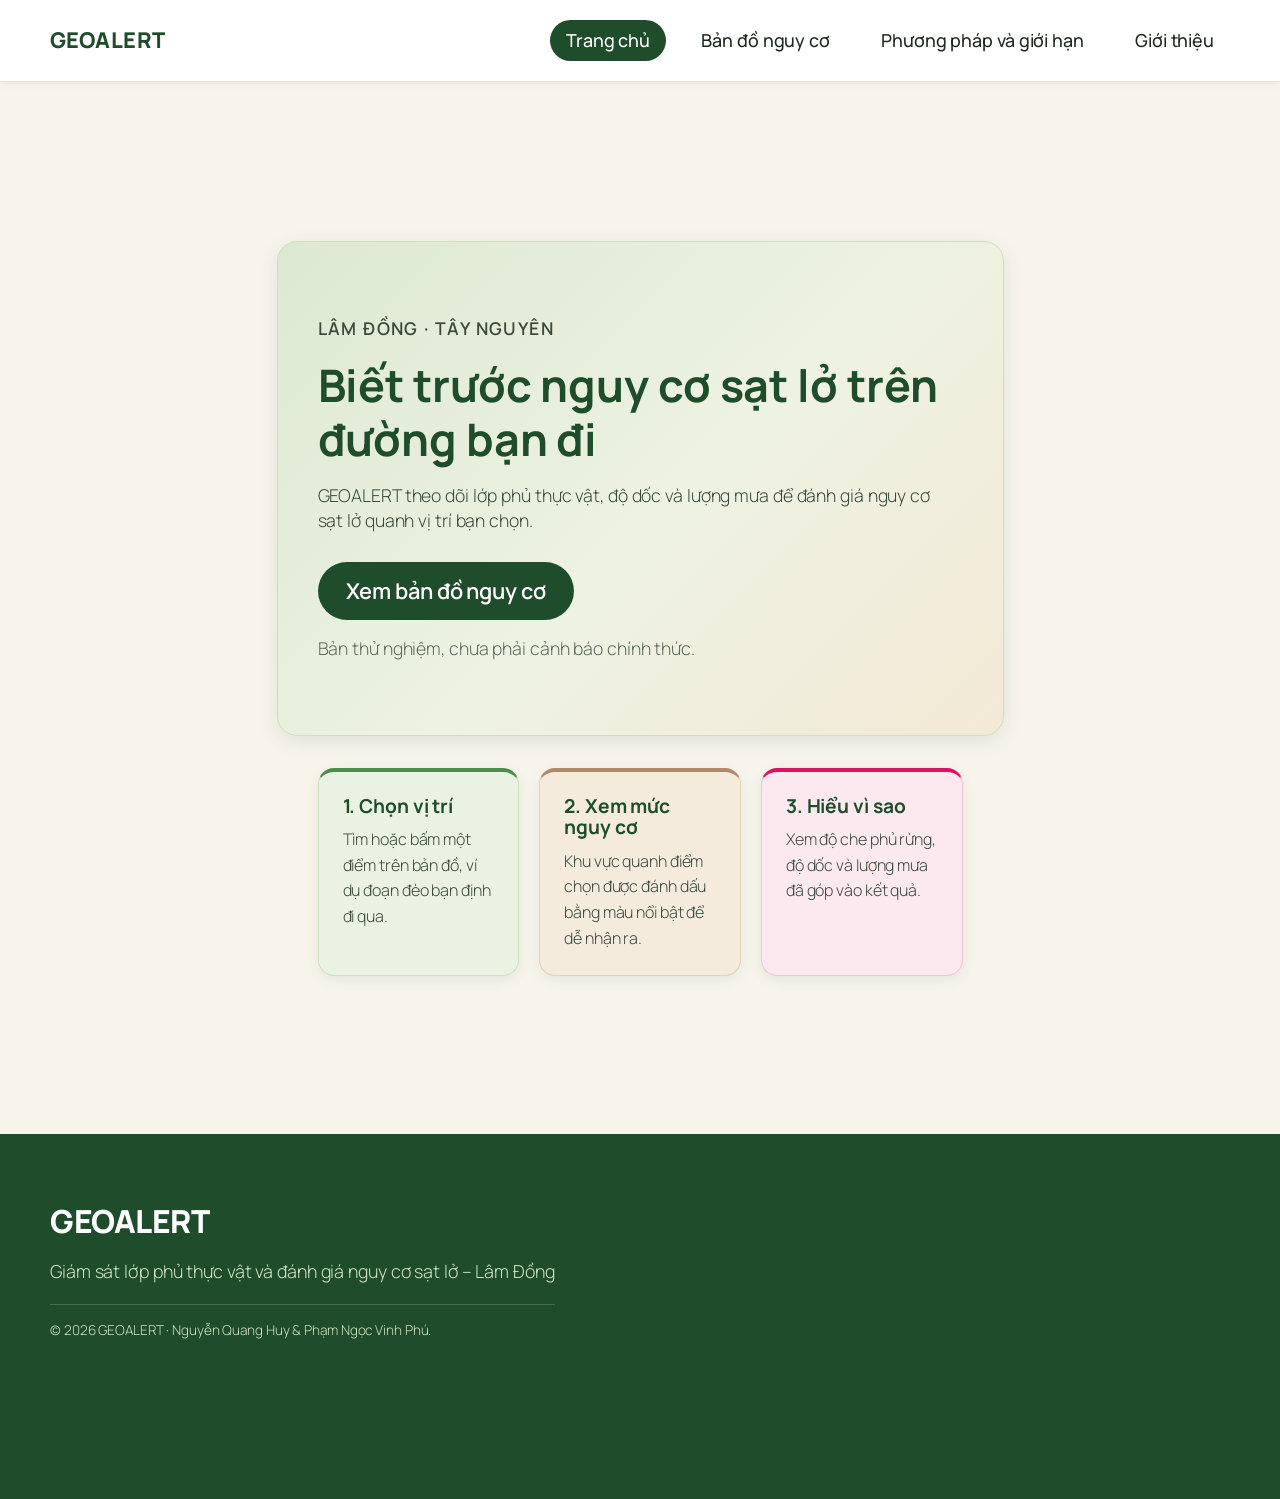
<file: index.html>
<!DOCTYPE html>
<html lang="vi">
<head><meta charset="UTF-8">
	
	<meta name="viewport" content="width=device-width, initial-scale=1">
<meta name="robots" content="max-image-preview:large">
<title>GEOALERT – Giám sát lớp phủ thực vật và đánh giá nguy cơ sạt lở – Lâm Đồng</title>




<style id="wp-img-auto-sizes-contain-inline-css">
img:is([sizes=auto i],[sizes^="auto," i]){contain-intrinsic-size:3000px 1500px}
/*# sourceURL=wp-img-auto-sizes-contain-inline-css */
</style>
<style id="wp-block-site-title-inline-css">
.wp-block-site-title{box-sizing:border-box}.wp-block-site-title :where(a){color:inherit;font-family:inherit;font-size:inherit;font-style:inherit;font-weight:inherit;letter-spacing:inherit;line-height:inherit;text-decoration:inherit}
/*# sourceURL=https://benkz15.github.io/GEOALERT/wp-includes/blocks/site-title/style.min.css */
</style>
<style id="wp-block-navigation-link-inline-css">
.wp-block-navigation .wp-block-navigation-item__label{overflow-wrap:break-word}.wp-block-navigation .wp-block-navigation-item__description{display:none}.link-ui-tools{outline:1px solid #f0f0f0;padding:8px}.link-ui-block-inserter{padding-top:8px}.link-ui-block-inserter__back{margin-left:8px;text-transform:uppercase}
/*# sourceURL=https://benkz15.github.io/GEOALERT/wp-includes/blocks/navigation-link/style.min.css */
</style>
<style id="wp-block-navigation-inline-css">
.wp-block-navigation{position:relative}.wp-block-navigation ul{margin-bottom:0;margin-left:0;margin-top:0;padding-left:0}.wp-block-navigation ul,.wp-block-navigation ul li{list-style:none}.wp-block-navigation .wp-block-navigation-item{align-items:center;background-color:inherit;display:flex;position:relative}.wp-block-navigation .wp-block-navigation-item .wp-block-navigation__submenu-container:empty{display:none}.wp-block-navigation .wp-block-navigation-item__content{display:block;z-index:1}.wp-block-navigation .wp-block-navigation-item__content.wp-block-navigation-item__content{color:inherit}.wp-block-navigation.has-text-decoration-underline .wp-block-navigation-item__content,.wp-block-navigation.has-text-decoration-underline .wp-block-navigation-item__content:active,.wp-block-navigation.has-text-decoration-underline .wp-block-navigation-item__content:focus{text-decoration:underline}.wp-block-navigation.has-text-decoration-line-through .wp-block-navigation-item__content,.wp-block-navigation.has-text-decoration-line-through .wp-block-navigation-item__content:active,.wp-block-navigation.has-text-decoration-line-through .wp-block-navigation-item__content:focus{text-decoration:line-through}.wp-block-navigation :where(a),.wp-block-navigation :where(a:active),.wp-block-navigation :where(a:focus){text-decoration:none}.wp-block-navigation .wp-block-navigation__submenu-icon{align-self:center;background-color:inherit;border:none;color:currentColor;display:inline-block;font-size:inherit;height:.6em;line-height:0;margin-left:.25em;padding:0;width:.6em}.wp-block-navigation .wp-block-navigation__submenu-icon svg{stroke:currentColor;display:inline-block;height:inherit;margin-top:.075em;width:inherit}.wp-block-navigation{--navigation-layout-justification-setting:flex-start;--navigation-layout-direction:row;--navigation-layout-wrap:wrap;--navigation-layout-justify:flex-start;--navigation-layout-align:center}.wp-block-navigation.is-vertical{--navigation-layout-direction:column;--navigation-layout-justify:initial;--navigation-layout-align:flex-start}.wp-block-navigation.no-wrap{--navigation-layout-wrap:nowrap}.wp-block-navigation.items-justified-center{--navigation-layout-justification-setting:center;--navigation-layout-justify:center}.wp-block-navigation.items-justified-center.is-vertical{--navigation-layout-align:center}.wp-block-navigation.items-justified-right{--navigation-layout-justification-setting:flex-end;--navigation-layout-justify:flex-end}.wp-block-navigation.items-justified-right.is-vertical{--navigation-layout-align:flex-end}.wp-block-navigation.items-justified-space-between{--navigation-layout-justification-setting:space-between;--navigation-layout-justify:space-between}:where(.wp-block-navigation) ul li{padding:0}.wp-block-navigation .has-child .wp-block-navigation__submenu-container{align-items:normal;background-color:inherit;color:inherit;display:flex;flex-direction:column;opacity:0;position:absolute;z-index:2}@media not (prefers-reduced-motion){.wp-block-navigation .has-child .wp-block-navigation__submenu-container{transition:opacity .1s linear}}.wp-block-navigation .has-child .wp-block-navigation__submenu-container{height:0;overflow:hidden;visibility:hidden;width:0}.wp-block-navigation .has-child .wp-block-navigation__submenu-container>.wp-block-navigation-item>.wp-block-navigation-item__content{display:flex;flex-grow:1;padding:.5em 1em}.wp-block-navigation .has-child .wp-block-navigation__submenu-container>.wp-block-navigation-item>.wp-block-navigation-item__content .wp-block-navigation__submenu-icon{margin-left:auto;margin-right:0}.wp-block-navigation .has-child .wp-block-navigation__submenu-container .wp-block-navigation-item__content{margin:0}.wp-block-navigation .has-child .wp-block-navigation__submenu-container{left:-1px;top:100%}@media (min-width:782px){.wp-block-navigation .has-child .wp-block-navigation__submenu-container .wp-block-navigation__submenu-container{left:100%;top:-1px}.wp-block-navigation .has-child .wp-block-navigation__submenu-container .wp-block-navigation__submenu-container:before{background:transparent;content:"";display:block;height:100%;position:absolute;right:100%;width:.5em}.wp-block-navigation .has-child .wp-block-navigation__submenu-container .wp-block-navigation__submenu-icon{margin-right:.25em}.wp-block-navigation .has-child .wp-block-navigation__submenu-container .wp-block-navigation__submenu-icon svg{transform:rotate(-90deg)}}@media (hover:hover){.wp-block-navigation .has-child:not(.open-on-click):hover>.wp-block-navigation__submenu-container{height:auto;min-width:200px;opacity:1;overflow:visible;visibility:visible;width:auto}}.wp-block-navigation .has-child .wp-block-navigation-submenu__toggle[aria-expanded=true]~.wp-block-navigation__submenu-container,.wp-block-navigation .has-child:not(.open-on-click):not(.open-on-hover-click):focus-within>.wp-block-navigation__submenu-container{height:auto;min-width:200px;opacity:1;overflow:visible;visibility:visible;width:auto}.wp-block-navigation .has-child.open-always{align-items:var(--navigation-layout-align,initial);flex-direction:var(--navigation-layout-direction,initial);flex-wrap:var(--navigation-layout-wrap,wrap);gap:var(--wp--style--block-gap,2em)}.wp-block-navigation .has-child.open-always,.wp-block-navigation .has-child.open-always .wp-block-navigation-item{justify-content:var(--navigation-layout-justify,initial)}.wp-block-navigation .has-child.open-always .wp-block-navigation__submenu-container,.wp-block-navigation .has-child.open-always.wp-block-navigation-submenu{gap:var(--wp--style--block-gap,2em)}.wp-block-navigation .has-child.open-always .wp-block-navigation-item,.wp-block-navigation .has-child.open-always .wp-block-navigation__submenu-container,.wp-block-navigation .has-child.open-always.wp-block-navigation-submenu{padding-bottom:0;padding-top:0}.wp-block-navigation .has-child.open-always .wp-block-navigation__submenu-container{padding-left:var(--wp--style--block-gap,2em);padding-right:var(--wp--style--block-gap,2em)}.wp-block-navigation .has-child.open-always .wp-block-navigation__submenu-container .wp-block-navigation-item__content{padding:0}.wp-block-navigation .has-child.open-always .wp-block-navigation__submenu-container>.wp-block-navigation-item>.wp-block-navigation-item__content,.wp-block-navigation .has-child.open-always>.wp-block-navigation-item__content{flex-grow:0}.wp-block-navigation .has-child.open-always>.wp-block-navigation__submenu-container{background-color:transparent;border:none;color:inherit;flex-basis:100%;height:auto;opacity:1;overflow:visible;position:static;visibility:visible;width:auto}.wp-block-navigation.has-background .has-child .wp-block-navigation__submenu-container{left:0;top:100%}@media (min-width:782px){.wp-block-navigation.has-background .has-child .wp-block-navigation__submenu-container .wp-block-navigation__submenu-container{left:100%;top:0}}.wp-block-navigation-submenu{display:flex;position:relative}.wp-block-navigation-submenu .wp-block-navigation__submenu-icon svg{stroke:currentColor}button.wp-block-navigation-item__content{background-color:transparent;border:none;color:currentColor;font-family:inherit;font-size:inherit;font-style:inherit;font-weight:inherit;letter-spacing:inherit;line-height:inherit;text-align:left;text-transform:inherit}.wp-block-navigation-submenu__toggle{cursor:pointer}.wp-block-navigation-submenu__toggle[aria-expanded=true]+.wp-block-navigation__submenu-icon>svg,.wp-block-navigation-submenu__toggle[aria-expanded=true]>svg{transform:rotate(180deg)}.wp-block-navigation-item.open-on-click .wp-block-navigation-submenu__toggle{padding-left:0;padding-right:.85em}.wp-block-navigation-item.open-on-click .wp-block-navigation-submenu__toggle+.wp-block-navigation__submenu-icon{margin-left:-.6em;pointer-events:none}.wp-block-navigation-item.open-on-click button.wp-block-navigation-item__content:not(.wp-block-navigation-submenu__toggle){padding:0}.wp-block-navigation .wp-block-page-list,.wp-block-navigation__container,.wp-block-navigation__responsive-close,.wp-block-navigation__responsive-container,.wp-block-navigation__responsive-container-content,.wp-block-navigation__responsive-dialog{gap:inherit}:where(.wp-block-navigation.has-background .wp-block-navigation-item a:not(.wp-element-button)),:where(.wp-block-navigation.has-background .wp-block-navigation-submenu a:not(.wp-element-button)){padding:.5em 1em}:where(.wp-block-navigation .wp-block-navigation__submenu-container .wp-block-navigation-item a:not(.wp-element-button)),:where(.wp-block-navigation .wp-block-navigation__submenu-container .wp-block-navigation-submenu a:not(.wp-element-button)),:where(.wp-block-navigation .wp-block-navigation__submenu-container .wp-block-navigation-submenu button.wp-block-navigation-item__content),:where(.wp-block-navigation .wp-block-navigation__submenu-container .wp-block-pages-list__item button.wp-block-navigation-item__content){padding:.5em 1em}.wp-block-navigation.items-justified-right .wp-block-navigation__container .has-child .wp-block-navigation__submenu-container,.wp-block-navigation.items-justified-right .wp-block-page-list>.has-child .wp-block-navigation__submenu-container,.wp-block-navigation.items-justified-space-between .wp-block-page-list>.has-child:last-child .wp-block-navigation__submenu-container,.wp-block-navigation.items-justified-space-between>.wp-block-navigation__container>.has-child:last-child .wp-block-navigation__submenu-container{left:auto;right:0}.wp-block-navigation.items-justified-right .wp-block-navigation__container .has-child .wp-block-navigation__submenu-container .wp-block-navigation__submenu-container,.wp-block-navigation.items-justified-right .wp-block-page-list>.has-child .wp-block-navigation__submenu-container .wp-block-navigation__submenu-container,.wp-block-navigation.items-justified-space-between .wp-block-page-list>.has-child:last-child .wp-block-navigation__submenu-container .wp-block-navigation__submenu-container,.wp-block-navigation.items-justified-space-between>.wp-block-navigation__container>.has-child:last-child .wp-block-navigation__submenu-container .wp-block-navigation__submenu-container{left:-1px;right:-1px}@media (min-width:782px){.wp-block-navigation.items-justified-right .wp-block-navigation__container .has-child .wp-block-navigation__submenu-container .wp-block-navigation__submenu-container,.wp-block-navigation.items-justified-right .wp-block-page-list>.has-child .wp-block-navigation__submenu-container .wp-block-navigation__submenu-container,.wp-block-navigation.items-justified-space-between .wp-block-page-list>.has-child:last-child .wp-block-navigation__submenu-container .wp-block-navigation__submenu-container,.wp-block-navigation.items-justified-space-between>.wp-block-navigation__container>.has-child:last-child .wp-block-navigation__submenu-container .wp-block-navigation__submenu-container{left:auto;right:100%}}.wp-block-navigation:not(.has-background) .wp-block-navigation__submenu-container{background-color:#fff;border:1px solid rgba(0,0,0,.15)}.wp-block-navigation.has-background .wp-block-navigation__submenu-container{background-color:inherit}.wp-block-navigation:not(.has-text-color) .wp-block-navigation__submenu-container{color:#000}.wp-block-navigation__container{align-items:var(--navigation-layout-align,initial);display:flex;flex-direction:var(--navigation-layout-direction,initial);flex-wrap:var(--navigation-layout-wrap,wrap);justify-content:var(--navigation-layout-justify,initial);list-style:none;margin:0;padding-left:0}.wp-block-navigation__container .is-responsive{display:none}.wp-block-navigation__container:only-child,.wp-block-page-list:only-child{flex-grow:1}@keyframes overlay-menu__fade-in-animation{0%{opacity:0;transform:translateY(.5em)}to{opacity:1;transform:translateY(0)}}.wp-block-navigation__responsive-container{bottom:0;display:none;left:0;position:fixed;right:0;top:0}.wp-block-navigation__responsive-container :where(.wp-block-navigation-item a){color:inherit}.wp-block-navigation__responsive-container .wp-block-navigation__responsive-container-content{align-items:var(--navigation-layout-align,initial);display:flex;flex-direction:var(--navigation-layout-direction,initial);flex-wrap:var(--navigation-layout-wrap,wrap);justify-content:var(--navigation-layout-justify,initial)}.wp-block-navigation__responsive-container:not(.is-menu-open.is-menu-open){background-color:inherit!important;color:inherit!important}.wp-block-navigation__responsive-container.is-menu-open{background-color:inherit;display:flex;flex-direction:column}@media not (prefers-reduced-motion){.wp-block-navigation__responsive-container.is-menu-open{animation:overlay-menu__fade-in-animation .1s ease-out;animation-fill-mode:forwards}}.wp-block-navigation__responsive-container.is-menu-open:not(.disable-default-overlay){padding:clamp(1rem,var(--wp--style--root--padding-top),20rem) clamp(1rem,var(--wp--style--root--padding-right),20rem) clamp(1rem,var(--wp--style--root--padding-bottom),20rem) clamp(1rem,var(--wp--style--root--padding-left),20rem)}.wp-block-navigation__responsive-container.is-menu-open{overflow:auto;z-index:100000}.wp-block-navigation__responsive-container.is-menu-open:not(.disable-default-overlay) .wp-block-navigation__responsive-container-content{padding-top:calc(2rem + 24px)}.wp-block-navigation__responsive-container.is-menu-open:where(:not(.disable-default-overlay)) .wp-block-navigation__responsive-container-content{align-items:var(--navigation-layout-justification-setting,inherit);display:flex;flex-direction:column;flex-wrap:nowrap;overflow:visible}.wp-block-navigation__responsive-container.is-menu-open:where(:not(.disable-default-overlay)) .wp-block-navigation__responsive-container-content,.wp-block-navigation__responsive-container.is-menu-open:where(:not(.disable-default-overlay)) .wp-block-navigation__responsive-container-content .wp-block-navigation__container,.wp-block-navigation__responsive-container.is-menu-open:where(:not(.disable-default-overlay)) .wp-block-navigation__responsive-container-content .wp-block-page-list{justify-content:flex-start}.wp-block-navigation__responsive-container.is-menu-open:where(:not(.disable-default-overlay)) .wp-block-navigation__responsive-container-content .wp-block-navigation__submenu-icon{display:none}.wp-block-navigation__responsive-container.is-menu-open:where(:not(.disable-default-overlay)) .wp-block-navigation__responsive-container-content .has-child .wp-block-navigation__submenu-container{border:none;height:auto;min-width:200px;opacity:1;overflow:initial;padding-left:2rem;padding-right:2rem;position:static;visibility:visible;width:auto}.wp-block-navigation__responsive-container.is-menu-open:where(:not(.disable-default-overlay)) .wp-block-navigation__responsive-container-content .wp-block-navigation__container,.wp-block-navigation__responsive-container.is-menu-open:where(:not(.disable-default-overlay)) .wp-block-navigation__responsive-container-content .wp-block-navigation__submenu-container{gap:inherit}.wp-block-navigation__responsive-container.is-menu-open:where(:not(.disable-default-overlay)) .wp-block-navigation__responsive-container-content .wp-block-navigation__submenu-container{padding-top:var(--wp--style--block-gap,2em)}.wp-block-navigation__responsive-container.is-menu-open:where(:not(.disable-default-overlay)) .wp-block-navigation__responsive-container-content .wp-block-navigation-item__content{padding:0}.wp-block-navigation__responsive-container.is-menu-open:where(:not(.disable-default-overlay)) .wp-block-navigation__responsive-container-content .wp-block-navigation-item,.wp-block-navigation__responsive-container.is-menu-open:where(:not(.disable-default-overlay)) .wp-block-navigation__responsive-container-content .wp-block-navigation__container,.wp-block-navigation__responsive-container.is-menu-open:where(:not(.disable-default-overlay)) .wp-block-navigation__responsive-container-content .wp-block-page-list{align-items:var(--navigation-layout-justification-setting,initial);display:flex;flex-direction:column}.wp-block-navigation__responsive-container.is-menu-open:where(:not(.disable-default-overlay)) .wp-block-navigation-item,.wp-block-navigation__responsive-container.is-menu-open:where(:not(.disable-default-overlay)) .wp-block-navigation-item .wp-block-navigation__submenu-container,.wp-block-navigation__responsive-container.is-menu-open:where(:not(.disable-default-overlay)) .wp-block-navigation__container,.wp-block-navigation__responsive-container.is-menu-open:where(:not(.disable-default-overlay)) .wp-block-page-list{background:transparent!important;color:inherit!important}.wp-block-navigation__responsive-container.is-menu-open:where(:not(.disable-default-overlay)) .wp-block-navigation__submenu-container.wp-block-navigation__submenu-container.wp-block-navigation__submenu-container.wp-block-navigation__submenu-container{left:auto;right:auto}.wp-block-navigation__responsive-container.disable-default-overlay .wp-block-navigation__overlay-container{display:none;width:100%}.wp-block-navigation__responsive-container.disable-default-overlay .wp-block-navigation__responsive-close{max-width:none}.wp-block-navigation__responsive-container.disable-default-overlay.is-menu-open .wp-block-navigation__responsive-container-content>:not(.wp-block-navigation__overlay-container){display:none}.wp-block-navigation__responsive-container.disable-default-overlay.is-menu-open .wp-block-navigation__responsive-container-content .wp-block-navigation__overlay-container{display:block}.wp-block-navigation__responsive-container.disable-default-overlay.is-menu-open .wp-block-navigation__responsive-container-content .wp-block-navigation__overlay-container .wp-block-navigation__submenu-container{left:0;right:auto}@media (min-width:600px){.wp-block-navigation__responsive-container:not(.hidden-by-default):not(.is-menu-open){background-color:inherit;display:block;position:relative;width:100%;z-index:auto}.wp-block-navigation__responsive-container:not(.hidden-by-default):not(.is-menu-open) .wp-block-navigation__responsive-container-close{display:none}.wp-block-navigation__responsive-container.is-menu-open .wp-block-navigation__submenu-container.wp-block-navigation__submenu-container.wp-block-navigation__submenu-container.wp-block-navigation__submenu-container{left:0}}.wp-block-navigation:not(.has-background) .wp-block-navigation__responsive-container.is-menu-open:not(.disable-default-overlay){background-color:#fff}.wp-block-navigation:not(.has-text-color) .wp-block-navigation__responsive-container.is-menu-open:not(.disable-default-overlay){color:#000}.wp-block-navigation__toggle_button_label{font-size:1rem;font-weight:700}.wp-block-navigation__responsive-container-close,.wp-block-navigation__responsive-container-open{background:transparent;border:none;color:currentColor;cursor:pointer;margin:0;padding:0;text-transform:inherit;vertical-align:middle}.wp-block-navigation__responsive-container-close svg,.wp-block-navigation__responsive-container-open svg{fill:currentColor;display:block;height:24px;pointer-events:none;width:24px}.wp-block-navigation__responsive-container-open{display:flex}.wp-block-navigation__responsive-container-open.wp-block-navigation__responsive-container-open.wp-block-navigation__responsive-container-open{font-family:inherit;font-size:inherit;font-weight:inherit}@media (min-width:600px){.wp-block-navigation__responsive-container-open:not(.always-shown){display:none}}.wp-block-navigation__responsive-container-close{position:absolute;right:0;top:0;z-index:2}.wp-block-navigation__responsive-container-close.wp-block-navigation__responsive-container-close.wp-block-navigation__responsive-container-close{font-family:inherit;font-size:inherit;font-weight:inherit}.disable-default-overlay .wp-block-navigation__responsive-container-close{right:clamp(1rem,var(--wp--style--root--padding-left),20rem);top:clamp(1rem,var(--wp--style--root--padding-left),20rem)}.wp-block-navigation__responsive-close{width:100%}.has-modal-open .wp-block-navigation__responsive-close{margin-left:auto;margin-right:auto;max-width:var(--wp--style--global--wide-size,100%)}.wp-block-navigation__responsive-close:focus{outline:none}.is-menu-open .wp-block-navigation__responsive-close,.is-menu-open .wp-block-navigation__responsive-container-content,.is-menu-open .wp-block-navigation__responsive-dialog{box-sizing:border-box}.wp-block-navigation__responsive-dialog{position:relative}.has-modal-open .admin-bar .is-menu-open:where(:not(.disable-default-overlay)) .wp-block-navigation__responsive-dialog{margin-top:46px}@media (min-width:782px){.has-modal-open .admin-bar .is-menu-open:where(:not(.disable-default-overlay)) .wp-block-navigation__responsive-dialog{margin-top:32px}}html.has-modal-open{overflow:hidden}
/*# sourceURL=https://benkz15.github.io/GEOALERT/wp-includes/blocks/navigation/style.min.css */
</style>
<style id="wp-block-group-inline-css">
.wp-block-group{box-sizing:border-box}:where(.wp-block-group.wp-block-group-is-layout-constrained){position:relative}
/*# sourceURL=https://benkz15.github.io/GEOALERT/wp-includes/blocks/group/style.min.css */
</style>
<style id="wp-block-post-title-inline-css">
.wp-block-post-title{box-sizing:border-box;word-break:break-word}.wp-block-post-title :where(a){display:inline-block;font-family:inherit;font-size:inherit;font-style:inherit;font-weight:inherit;letter-spacing:inherit;line-height:inherit;text-decoration:inherit}
/*# sourceURL=https://benkz15.github.io/GEOALERT/wp-includes/blocks/post-title/style.min.css */
</style>
<style id="wp-block-paragraph-inline-css">
.is-small-text{font-size:.875em}.is-regular-text{font-size:1em}.is-large-text{font-size:2.25em}.is-larger-text{font-size:3em}.has-drop-cap:not(:focus):first-letter{float:left;font-size:8.4em;font-style:normal;font-weight:100;line-height:.68;margin:.05em .1em 0 0;text-transform:uppercase}body.rtl .has-drop-cap:not(:focus):first-letter{float:none;margin-left:.1em}p.has-drop-cap.has-background{overflow:hidden}:root :where(p.has-background){padding:1.25em 2.375em}:where(p.has-text-color:not(.has-link-color)) a{color:inherit}p.has-text-align-left[style*="writing-mode:vertical-lr"],p.has-text-align-right[style*="writing-mode:vertical-rl"]{rotate:180deg}
/*# sourceURL=https://benkz15.github.io/GEOALERT/wp-includes/blocks/paragraph/style.min.css */
</style>
<style id="wp-block-post-content-inline-css">
.wp-block-post-content{display:flow-root}
/*# sourceURL=https://benkz15.github.io/GEOALERT/wp-includes/blocks/post-content/style.min.css */
</style>
<style id="wp-block-site-tagline-inline-css">
.wp-block-site-tagline{box-sizing:border-box}
/*# sourceURL=https://benkz15.github.io/GEOALERT/wp-includes/blocks/site-tagline/style.min.css */
</style>
<style id="wp-block-spacer-inline-css">
.wp-block-spacer{clear:both}
/*# sourceURL=https://benkz15.github.io/GEOALERT/wp-includes/blocks/spacer/style.min.css */
</style>
<style id="wp-block-columns-inline-css">
.wp-block-columns{box-sizing:border-box;display:flex;flex-wrap:wrap!important}@media (min-width:782px){.wp-block-columns{flex-wrap:nowrap!important}}.wp-block-columns{align-items:normal!important}.wp-block-columns.are-vertically-aligned-top{align-items:flex-start}.wp-block-columns.are-vertically-aligned-center{align-items:center}.wp-block-columns.are-vertically-aligned-bottom{align-items:flex-end}@media (max-width:781px){.wp-block-columns:not(.is-not-stacked-on-mobile)>.wp-block-column{flex-basis:100%!important}}@media (min-width:782px){.wp-block-columns:not(.is-not-stacked-on-mobile)>.wp-block-column{flex-basis:0;flex-grow:1}.wp-block-columns:not(.is-not-stacked-on-mobile)>.wp-block-column[style*=flex-basis]{flex-grow:0}}.wp-block-columns.is-not-stacked-on-mobile{flex-wrap:nowrap!important}.wp-block-columns.is-not-stacked-on-mobile>.wp-block-column{flex-basis:0;flex-grow:1}.wp-block-columns.is-not-stacked-on-mobile>.wp-block-column[style*=flex-basis]{flex-grow:0}:where(.wp-block-columns){margin-bottom:1.75em}:where(.wp-block-columns.has-background){padding:1.25em 2.375em}.wp-block-column{flex-grow:1;min-width:0;overflow-wrap:break-word;word-break:break-word}.wp-block-column.is-vertically-aligned-top{align-self:flex-start}.wp-block-column.is-vertically-aligned-center{align-self:center}.wp-block-column.is-vertically-aligned-bottom{align-self:flex-end}.wp-block-column.is-vertically-aligned-stretch{align-self:stretch}.wp-block-column.is-vertically-aligned-bottom,.wp-block-column.is-vertically-aligned-center,.wp-block-column.is-vertically-aligned-top{width:100%}
/*# sourceURL=https://benkz15.github.io/GEOALERT/wp-includes/blocks/columns/style.min.css */
</style>
<style id="wp-emoji-styles-inline-css">

	img.wp-smiley, img.emoji {
		display: inline !important;
		border: none !important;
		box-shadow: none !important;
		height: 1em !important;
		width: 1em !important;
		margin: 0 0.07em !important;
		vertical-align: -0.1em !important;
		background: none !important;
		padding: 0 !important;
	}
/*# sourceURL=wp-emoji-styles-inline-css */
</style>
<style id="wp-block-library-inline-css">
:root{--wp-block-synced-color:#7a00df;--wp-block-synced-color--rgb:122,0,223;--wp-bound-block-color:var(--wp-block-synced-color);--wp-editor-canvas-background:#ddd;--wp-admin-theme-color:#007cba;--wp-admin-theme-color--rgb:0,124,186;--wp-admin-theme-color-darker-10:#006ba1;--wp-admin-theme-color-darker-10--rgb:0,107,160.5;--wp-admin-theme-color-darker-20:#005a87;--wp-admin-theme-color-darker-20--rgb:0,90,135;--wp-admin-border-width-focus:2px}@media (min-resolution:192dpi){:root{--wp-admin-border-width-focus:1.5px}}.wp-element-button{cursor:pointer}:root .has-very-light-gray-background-color{background-color:#eee}:root .has-very-dark-gray-background-color{background-color:#313131}:root .has-very-light-gray-color{color:#eee}:root .has-very-dark-gray-color{color:#313131}:root .has-vivid-green-cyan-to-vivid-cyan-blue-gradient-background{background:linear-gradient(135deg,#00d084,#0693e3)}:root .has-purple-crush-gradient-background{background:linear-gradient(135deg,#34e2e4,#4721fb 50%,#ab1dfe)}:root .has-hazy-dawn-gradient-background{background:linear-gradient(135deg,#faaca8,#dad0ec)}:root .has-subdued-olive-gradient-background{background:linear-gradient(135deg,#fafae1,#67a671)}:root .has-atomic-cream-gradient-background{background:linear-gradient(135deg,#fdd79a,#004a59)}:root .has-nightshade-gradient-background{background:linear-gradient(135deg,#330968,#31cdcf)}:root .has-midnight-gradient-background{background:linear-gradient(135deg,#020381,#2874fc)}:root{--wp--preset--font-size--normal:16px;--wp--preset--font-size--huge:42px}.has-regular-font-size{font-size:1em}.has-larger-font-size{font-size:2.625em}.has-normal-font-size{font-size:var(--wp--preset--font-size--normal)}.has-huge-font-size{font-size:var(--wp--preset--font-size--huge)}:root .has-text-align-center{text-align:center}:root .has-text-align-left{text-align:left}:root .has-text-align-right{text-align:right}.has-fit-text{white-space:nowrap!important}#end-resizable-editor-section{display:none}.aligncenter{clear:both}.items-justified-left{justify-content:flex-start}.items-justified-center{justify-content:center}.items-justified-right{justify-content:flex-end}.items-justified-space-between{justify-content:space-between}.screen-reader-text{word-wrap:normal!important;border:0;clip-path:inset(50%);height:1px;margin:-1px;overflow:hidden;padding:0;position:absolute;width:1px;word-break:normal!important}.screen-reader-text:focus{background-color:#ddd;clip-path:none;color:#444;display:block;font-size:1em;height:auto;left:5px;line-height:normal;padding:15px 23px 14px;text-decoration:none;top:5px;width:auto;z-index:100000}html :where(.has-border-color){border-style:solid}html :where([style^=border-color],[style*=";border-color"],[style*="; border-color"]){border-style:solid}html :where([style^=border-top-color],[style*=";border-top-color"],[style*="; border-top-color"]){border-top-style:solid}html :where([style^=border-right-color],[style*=";border-right-color"],[style*="; border-right-color"]){border-right-style:solid}html :where([style^=border-bottom-color],[style*=";border-bottom-color"],[style*="; border-bottom-color"]){border-bottom-style:solid}html :where([style^=border-left-color],[style*=";border-left-color"],[style*="; border-left-color"]){border-left-style:solid}html :where([style^=border-width],[style*=";border-width"],[style*="; border-width"]){border-style:solid}html :where([style^=border-top-width],[style*=";border-top-width"],[style*="; border-top-width"]){border-top-style:solid}html :where([style^=border-right-width],[style*=";border-right-width"],[style*="; border-right-width"]){border-right-style:solid}html :where([style^=border-bottom-width],[style*=";border-bottom-width"],[style*="; border-bottom-width"]){border-bottom-style:solid}html :where([style^=border-left-width],[style*=";border-left-width"],[style*="; border-left-width"]){border-left-style:solid}html :where(img[class*=wp-image-]){height:auto;max-width:100%}:where(figure){margin:0 0 1em}html :where(.is-position-sticky){--wp-admin--admin-bar--position-offset:var(--wp-admin--admin-bar--height,0px)}@media screen and (max-width:600px){html :where(.is-position-sticky){--wp-admin--admin-bar--position-offset:0px}}
/*# sourceURL=/wp-includes/css/dist/block-library/common.min.css */
</style>
<style id="global-styles-inline-css">
:root{--wp--preset--aspect-ratio--square: 1;--wp--preset--aspect-ratio--4-3: 4/3;--wp--preset--aspect-ratio--3-4: 3/4;--wp--preset--aspect-ratio--3-2: 3/2;--wp--preset--aspect-ratio--2-3: 2/3;--wp--preset--aspect-ratio--16-9: 16/9;--wp--preset--aspect-ratio--9-16: 9/16;--wp--preset--color--black: #000000;--wp--preset--color--cyan-bluish-gray: #abb8c3;--wp--preset--color--white: #ffffff;--wp--preset--color--pale-pink: #f78da7;--wp--preset--color--vivid-red: #cf2e2e;--wp--preset--color--luminous-vivid-orange: #ff6900;--wp--preset--color--luminous-vivid-amber: #fcb900;--wp--preset--color--light-green-cyan: #7bdcb5;--wp--preset--color--vivid-green-cyan: #00d084;--wp--preset--color--pale-cyan-blue: #8ed1fc;--wp--preset--color--vivid-cyan-blue: #0693e3;--wp--preset--color--vivid-purple: #9b51e0;--wp--preset--color--base: #FFFFFF;--wp--preset--color--contrast: #111111;--wp--preset--color--accent-1: #FFEE58;--wp--preset--color--accent-2: #F6CFF4;--wp--preset--color--accent-3: #503AA8;--wp--preset--color--accent-4: #686868;--wp--preset--color--accent-5: #FBFAF3;--wp--preset--color--accent-6: color-mix(in srgb, currentColor 20%, transparent);--wp--preset--gradient--vivid-cyan-blue-to-vivid-purple: linear-gradient(135deg,rgb(6,147,227) 0%,rgb(155,81,224) 100%);--wp--preset--gradient--light-green-cyan-to-vivid-green-cyan: linear-gradient(135deg,rgb(122,220,180) 0%,rgb(0,208,130) 100%);--wp--preset--gradient--luminous-vivid-amber-to-luminous-vivid-orange: linear-gradient(135deg,rgb(252,185,0) 0%,rgb(255,105,0) 100%);--wp--preset--gradient--luminous-vivid-orange-to-vivid-red: linear-gradient(135deg,rgb(255,105,0) 0%,rgb(207,46,46) 100%);--wp--preset--gradient--very-light-gray-to-cyan-bluish-gray: linear-gradient(135deg,rgb(238,238,238) 0%,rgb(169,184,195) 100%);--wp--preset--gradient--cool-to-warm-spectrum: linear-gradient(135deg,rgb(74,234,220) 0%,rgb(151,120,209) 20%,rgb(207,42,186) 40%,rgb(238,44,130) 60%,rgb(251,105,98) 80%,rgb(254,248,76) 100%);--wp--preset--gradient--blush-light-purple: linear-gradient(135deg,rgb(255,206,236) 0%,rgb(152,150,240) 100%);--wp--preset--gradient--blush-bordeaux: linear-gradient(135deg,rgb(254,205,165) 0%,rgb(254,45,45) 50%,rgb(107,0,62) 100%);--wp--preset--gradient--luminous-dusk: linear-gradient(135deg,rgb(255,203,112) 0%,rgb(199,81,192) 50%,rgb(65,88,208) 100%);--wp--preset--gradient--pale-ocean: linear-gradient(135deg,rgb(255,245,203) 0%,rgb(182,227,212) 50%,rgb(51,167,181) 100%);--wp--preset--gradient--electric-grass: linear-gradient(135deg,rgb(202,248,128) 0%,rgb(113,206,126) 100%);--wp--preset--gradient--midnight: linear-gradient(135deg,rgb(2,3,129) 0%,rgb(40,116,252) 100%);--wp--preset--font-size--small: 0.875rem;--wp--preset--font-size--medium: clamp(1rem, 1rem + ((1vw - 0.2rem) * 0.196), 1.125rem);--wp--preset--font-size--large: clamp(1.125rem, 1.125rem + ((1vw - 0.2rem) * 0.392), 1.375rem);--wp--preset--font-size--x-large: clamp(1.75rem, 1.75rem + ((1vw - 0.2rem) * 0.392), 2rem);--wp--preset--font-size--xx-large: clamp(2.15rem, 2.15rem + ((1vw - 0.2rem) * 1.333), 3rem);--wp--preset--font-family--manrope: Manrope, sans-serif;--wp--preset--font-family--fira-code: "Fira Code", monospace;--wp--preset--spacing--20: 10px;--wp--preset--spacing--30: 20px;--wp--preset--spacing--40: 30px;--wp--preset--spacing--50: clamp(30px, 5vw, 50px);--wp--preset--spacing--60: clamp(30px, 7vw, 70px);--wp--preset--spacing--70: clamp(50px, 7vw, 90px);--wp--preset--spacing--80: clamp(70px, 10vw, 140px);--wp--preset--shadow--natural: 6px 6px 9px rgba(0, 0, 0, 0.2);--wp--preset--shadow--deep: 12px 12px 50px rgba(0, 0, 0, 0.4);--wp--preset--shadow--sharp: 6px 6px 0px rgba(0, 0, 0, 0.2);--wp--preset--shadow--outlined: 6px 6px 0px -3px rgb(255, 255, 255), 6px 6px rgb(0, 0, 0);--wp--preset--shadow--crisp: 6px 6px 0px rgb(0, 0, 0);}.wp-block-button{--wp--preset--dimension--25: 25%;--wp--preset--dimension--50: 50%;--wp--preset--dimension--75: 75%;--wp--preset--dimension--100: 100%;}:root { --wp--style--global--content-size: 645px;--wp--style--global--wide-size: 1340px; }:where(body) { margin: 0; }.wp-site-blocks { padding-top: var(--wp--style--root--padding-top); padding-bottom: var(--wp--style--root--padding-bottom); }.has-global-padding { padding-right: var(--wp--style--root--padding-right); padding-left: var(--wp--style--root--padding-left); }.has-global-padding > .alignfull { margin-right: calc(var(--wp--style--root--padding-right) * -1); margin-left: calc(var(--wp--style--root--padding-left) * -1); }.has-global-padding :where(:not(.alignfull.is-layout-flow) > .has-global-padding:not(.wp-block-block, .alignfull)) { padding-right: 0; padding-left: 0; }.has-global-padding :where(:not(.alignfull.is-layout-flow) > .has-global-padding:not(.wp-block-block, .alignfull)) > .alignfull { margin-left: 0; margin-right: 0; }.wp-site-blocks > .alignleft { float: left; margin-right: 2em; }.wp-site-blocks > .alignright { float: right; margin-left: 2em; }.wp-site-blocks > .aligncenter { justify-content: center; margin-left: auto; margin-right: auto; }:where(.wp-site-blocks) > * { margin-block-start: 1.2rem; margin-block-end: 0; }:where(.wp-site-blocks) > :first-child { margin-block-start: 0; }:where(.wp-site-blocks) > :last-child { margin-block-end: 0; }:root { --wp--style--block-gap: 1.2rem; }:root :where(.is-layout-flow) > :first-child{margin-block-start: 0;}:root :where(.is-layout-flow) > :last-child{margin-block-end: 0;}:root :where(.is-layout-flow) > *{margin-block-start: 1.2rem;margin-block-end: 0;}:root :where(.is-layout-constrained) > :first-child{margin-block-start: 0;}:root :where(.is-layout-constrained) > :last-child{margin-block-end: 0;}:root :where(.is-layout-constrained) > *{margin-block-start: 1.2rem;margin-block-end: 0;}:root :where(.is-layout-flex){gap: 1.2rem;}:root :where(.is-layout-grid){gap: 1.2rem;}.is-layout-flow > .alignleft{float: left;margin-inline-start: 0;margin-inline-end: 2em;}.is-layout-flow > .alignright{float: right;margin-inline-start: 2em;margin-inline-end: 0;}.is-layout-flow > .aligncenter{margin-left: auto !important;margin-right: auto !important;}.is-layout-constrained > .alignleft{float: left;margin-inline-start: 0;margin-inline-end: 2em;}.is-layout-constrained > .alignright{float: right;margin-inline-start: 2em;margin-inline-end: 0;}.is-layout-constrained > .aligncenter{margin-left: auto !important;margin-right: auto !important;}.is-layout-constrained > :where(:not(.alignleft):not(.alignright):not(.alignfull)){max-width: var(--wp--style--global--content-size);margin-left: auto !important;margin-right: auto !important;}.is-layout-constrained > .alignwide{max-width: var(--wp--style--global--wide-size);}body .is-layout-flex{display: flex;}.is-layout-flex{flex-wrap: wrap;align-items: center;}.is-layout-flex > :is(*, div){margin: 0;}body .is-layout-grid{display: grid;}.is-layout-grid > :is(*, div){margin: 0;}body{background-color: var(--wp--preset--color--base);color: var(--wp--preset--color--contrast);font-family: var(--wp--preset--font-family--manrope);font-size: var(--wp--preset--font-size--large);font-weight: 300;letter-spacing: -0.1px;line-height: 1.4;--wp--style--root--padding-top: 0px;--wp--style--root--padding-right: var(--wp--preset--spacing--50);--wp--style--root--padding-bottom: 0px;--wp--style--root--padding-left: var(--wp--preset--spacing--50);}a:where(:not(.wp-element-button)){color: currentColor;}:root :where(a:where(:not(.wp-element-button)):hover){text-decoration: none;}h1, h2, h3, h4, h5, h6{font-weight: 400;letter-spacing: -0.1px;line-height: 1.125;}h1{font-size: var(--wp--preset--font-size--xx-large);}h2{font-size: var(--wp--preset--font-size--x-large);}h3{font-size: var(--wp--preset--font-size--large);}h4{font-size: var(--wp--preset--font-size--medium);}h5{font-size: var(--wp--preset--font-size--small);letter-spacing: 0.5px;}h6{font-size: var(--wp--preset--font-size--small);font-weight: 700;letter-spacing: 1.4px;text-transform: uppercase;}:root :where(.wp-element-button, .wp-block-button__link){background-color: var(--wp--preset--color--contrast);border-width: 0;color: var(--wp--preset--color--base);font-family: inherit;font-size: var(--wp--preset--font-size--medium);font-style: inherit;font-weight: inherit;letter-spacing: inherit;line-height: inherit;padding-top: 1rem;padding-right: 2.25rem;padding-bottom: 1rem;padding-left: 2.25rem;text-decoration: none;text-transform: inherit;}:root :where(.wp-element-button:hover, .wp-block-button__link:hover){background-color: color-mix(in srgb, var(--wp--preset--color--contrast) 85%, transparent);border-color: transparent;color: var(--wp--preset--color--base);}:root :where(.wp-element-button:focus, .wp-block-button__link:focus){outline-color: var(--wp--preset--color--accent-4);outline-offset: 2px;}:root :where(.wp-element-caption, .wp-block-audio figcaption, .wp-block-embed figcaption, .wp-block-gallery figcaption, .wp-block-image figcaption, .wp-block-table figcaption, .wp-block-video figcaption){font-size: var(--wp--preset--font-size--small);line-height: 1.4;}.has-black-color{color: var(--wp--preset--color--black) !important;}.has-cyan-bluish-gray-color{color: var(--wp--preset--color--cyan-bluish-gray) !important;}.has-white-color{color: var(--wp--preset--color--white) !important;}.has-pale-pink-color{color: var(--wp--preset--color--pale-pink) !important;}.has-vivid-red-color{color: var(--wp--preset--color--vivid-red) !important;}.has-luminous-vivid-orange-color{color: var(--wp--preset--color--luminous-vivid-orange) !important;}.has-luminous-vivid-amber-color{color: var(--wp--preset--color--luminous-vivid-amber) !important;}.has-light-green-cyan-color{color: var(--wp--preset--color--light-green-cyan) !important;}.has-vivid-green-cyan-color{color: var(--wp--preset--color--vivid-green-cyan) !important;}.has-pale-cyan-blue-color{color: var(--wp--preset--color--pale-cyan-blue) !important;}.has-vivid-cyan-blue-color{color: var(--wp--preset--color--vivid-cyan-blue) !important;}.has-vivid-purple-color{color: var(--wp--preset--color--vivid-purple) !important;}.has-base-color{color: var(--wp--preset--color--base) !important;}.has-contrast-color{color: var(--wp--preset--color--contrast) !important;}.has-accent-1-color{color: var(--wp--preset--color--accent-1) !important;}.has-accent-2-color{color: var(--wp--preset--color--accent-2) !important;}.has-accent-3-color{color: var(--wp--preset--color--accent-3) !important;}.has-accent-4-color{color: var(--wp--preset--color--accent-4) !important;}.has-accent-5-color{color: var(--wp--preset--color--accent-5) !important;}.has-accent-6-color{color: var(--wp--preset--color--accent-6) !important;}.has-black-background-color{background-color: var(--wp--preset--color--black) !important;}.has-cyan-bluish-gray-background-color{background-color: var(--wp--preset--color--cyan-bluish-gray) !important;}.has-white-background-color{background-color: var(--wp--preset--color--white) !important;}.has-pale-pink-background-color{background-color: var(--wp--preset--color--pale-pink) !important;}.has-vivid-red-background-color{background-color: var(--wp--preset--color--vivid-red) !important;}.has-luminous-vivid-orange-background-color{background-color: var(--wp--preset--color--luminous-vivid-orange) !important;}.has-luminous-vivid-amber-background-color{background-color: var(--wp--preset--color--luminous-vivid-amber) !important;}.has-light-green-cyan-background-color{background-color: var(--wp--preset--color--light-green-cyan) !important;}.has-vivid-green-cyan-background-color{background-color: var(--wp--preset--color--vivid-green-cyan) !important;}.has-pale-cyan-blue-background-color{background-color: var(--wp--preset--color--pale-cyan-blue) !important;}.has-vivid-cyan-blue-background-color{background-color: var(--wp--preset--color--vivid-cyan-blue) !important;}.has-vivid-purple-background-color{background-color: var(--wp--preset--color--vivid-purple) !important;}.has-base-background-color{background-color: var(--wp--preset--color--base) !important;}.has-contrast-background-color{background-color: var(--wp--preset--color--contrast) !important;}.has-accent-1-background-color{background-color: var(--wp--preset--color--accent-1) !important;}.has-accent-2-background-color{background-color: var(--wp--preset--color--accent-2) !important;}.has-accent-3-background-color{background-color: var(--wp--preset--color--accent-3) !important;}.has-accent-4-background-color{background-color: var(--wp--preset--color--accent-4) !important;}.has-accent-5-background-color{background-color: var(--wp--preset--color--accent-5) !important;}.has-accent-6-background-color{background-color: var(--wp--preset--color--accent-6) !important;}.has-black-border-color{border-color: var(--wp--preset--color--black) !important;}.has-cyan-bluish-gray-border-color{border-color: var(--wp--preset--color--cyan-bluish-gray) !important;}.has-white-border-color{border-color: var(--wp--preset--color--white) !important;}.has-pale-pink-border-color{border-color: var(--wp--preset--color--pale-pink) !important;}.has-vivid-red-border-color{border-color: var(--wp--preset--color--vivid-red) !important;}.has-luminous-vivid-orange-border-color{border-color: var(--wp--preset--color--luminous-vivid-orange) !important;}.has-luminous-vivid-amber-border-color{border-color: var(--wp--preset--color--luminous-vivid-amber) !important;}.has-light-green-cyan-border-color{border-color: var(--wp--preset--color--light-green-cyan) !important;}.has-vivid-green-cyan-border-color{border-color: var(--wp--preset--color--vivid-green-cyan) !important;}.has-pale-cyan-blue-border-color{border-color: var(--wp--preset--color--pale-cyan-blue) !important;}.has-vivid-cyan-blue-border-color{border-color: var(--wp--preset--color--vivid-cyan-blue) !important;}.has-vivid-purple-border-color{border-color: var(--wp--preset--color--vivid-purple) !important;}.has-base-border-color{border-color: var(--wp--preset--color--base) !important;}.has-contrast-border-color{border-color: var(--wp--preset--color--contrast) !important;}.has-accent-1-border-color{border-color: var(--wp--preset--color--accent-1) !important;}.has-accent-2-border-color{border-color: var(--wp--preset--color--accent-2) !important;}.has-accent-3-border-color{border-color: var(--wp--preset--color--accent-3) !important;}.has-accent-4-border-color{border-color: var(--wp--preset--color--accent-4) !important;}.has-accent-5-border-color{border-color: var(--wp--preset--color--accent-5) !important;}.has-accent-6-border-color{border-color: var(--wp--preset--color--accent-6) !important;}.has-vivid-cyan-blue-to-vivid-purple-gradient-background{background: var(--wp--preset--gradient--vivid-cyan-blue-to-vivid-purple) !important;}.has-light-green-cyan-to-vivid-green-cyan-gradient-background{background: var(--wp--preset--gradient--light-green-cyan-to-vivid-green-cyan) !important;}.has-luminous-vivid-amber-to-luminous-vivid-orange-gradient-background{background: var(--wp--preset--gradient--luminous-vivid-amber-to-luminous-vivid-orange) !important;}.has-luminous-vivid-orange-to-vivid-red-gradient-background{background: var(--wp--preset--gradient--luminous-vivid-orange-to-vivid-red) !important;}.has-very-light-gray-to-cyan-bluish-gray-gradient-background{background: var(--wp--preset--gradient--very-light-gray-to-cyan-bluish-gray) !important;}.has-cool-to-warm-spectrum-gradient-background{background: var(--wp--preset--gradient--cool-to-warm-spectrum) !important;}.has-blush-light-purple-gradient-background{background: var(--wp--preset--gradient--blush-light-purple) !important;}.has-blush-bordeaux-gradient-background{background: var(--wp--preset--gradient--blush-bordeaux) !important;}.has-luminous-dusk-gradient-background{background: var(--wp--preset--gradient--luminous-dusk) !important;}.has-pale-ocean-gradient-background{background: var(--wp--preset--gradient--pale-ocean) !important;}.has-electric-grass-gradient-background{background: var(--wp--preset--gradient--electric-grass) !important;}.has-midnight-gradient-background{background: var(--wp--preset--gradient--midnight) !important;}.has-small-font-size{font-size: var(--wp--preset--font-size--small) !important;}.has-medium-font-size{font-size: var(--wp--preset--font-size--medium) !important;}.has-large-font-size{font-size: var(--wp--preset--font-size--large) !important;}.has-x-large-font-size{font-size: var(--wp--preset--font-size--x-large) !important;}.has-xx-large-font-size{font-size: var(--wp--preset--font-size--xx-large) !important;}.has-manrope-font-family{font-family: var(--wp--preset--font-family--manrope) !important;}.has-fira-code-font-family{font-family: var(--wp--preset--font-family--fira-code) !important;}
:root :where(.wp-block-columns-is-layout-flow) > :first-child{margin-block-start: 0;}:root :where(.wp-block-columns-is-layout-flow) > :last-child{margin-block-end: 0;}:root :where(.wp-block-columns-is-layout-flow) > *{margin-block-start: var(--wp--preset--spacing--50);margin-block-end: 0;}:root :where(.wp-block-columns-is-layout-constrained) > :first-child{margin-block-start: 0;}:root :where(.wp-block-columns-is-layout-constrained) > :last-child{margin-block-end: 0;}:root :where(.wp-block-columns-is-layout-constrained) > *{margin-block-start: var(--wp--preset--spacing--50);margin-block-end: 0;}:root :where(.wp-block-columns-is-layout-flex){gap: var(--wp--preset--spacing--50);}:root :where(.wp-block-columns-is-layout-grid){gap: var(--wp--preset--spacing--50);}
:root :where(.wp-block-post-title a:where(:not(.wp-element-button))){text-decoration: none;}
:root :where(.wp-block-post-title a:where(:not(.wp-element-button)):hover){text-decoration: underline;}
:root :where(.wp-block-site-tagline){font-size: var(--wp--preset--font-size--medium);}
:root :where(.wp-block-site-title){font-weight: 700;letter-spacing: -.5px;}
:root :where(.wp-block-site-title a:where(:not(.wp-element-button))){text-decoration: none;}
:root :where(.wp-block-site-title a:where(:not(.wp-element-button)):hover){text-decoration: underline;}
:root :where(.wp-block-navigation){font-size: var(--wp--preset--font-size--medium);}
:root :where(.wp-block-navigation a:where(:not(.wp-element-button))){text-decoration: none;}
:root :where(.wp-block-navigation a:where(:not(.wp-element-button)):hover){text-decoration: underline;}
/*# sourceURL=global-styles-inline-css */
</style>
<style id="core-block-supports-inline-css">
.wp-container-core-navigation-is-layout-6e943505{justify-content:flex-end;}.wp-container-core-group-is-layout-fbffc046{flex-wrap:nowrap;gap:var(--wp--preset--spacing--10);justify-content:flex-end;}.wp-container-core-group-is-layout-ec1e7a1e{flex-wrap:nowrap;justify-content:space-between;}.wp-container-core-columns-is-layout-794e3cfa{flex-wrap:nowrap;}.wp-container-core-group-is-layout-cf54d0a6{justify-content:space-between;align-items:flex-start;}
/*# sourceURL=core-block-supports-inline-css */
</style>
<style id="wp-block-template-skip-link-inline-css">
/*! This file is auto-generated */
.skip-link.screen-reader-text{border:0;clip-path:inset(50%);height:1px;margin:-1px;overflow:hidden;padding:0;position:absolute!important;width:1px;word-wrap:normal!important;word-break:normal!important}.skip-link.screen-reader-text:focus{background-color:#eee;clip-path:none;color:#444;display:block;font-size:1em;height:auto;left:5px;line-height:normal;padding:15px 23px 14px;text-decoration:none;top:5px;width:auto;z-index:100000}
/*# sourceURL=/wp-includes/css/wp-block-template-skip-link.min.css */
</style>
<link rel="stylesheet" id="geoalert-style-css" href="https://benkz15.github.io/GEOALERT/wp-content/plugins/Geoalert-map/geoalert-style.css?ver=1792836913" media="all">
<style id="twentytwentyfive-style-inline-css">
a{text-decoration-thickness:1px!important;text-underline-offset:.1em}:where(.wp-site-blocks :focus){outline-width:2px;outline-style:solid}.wp-block-navigation .wp-block-navigation-submenu .wp-block-navigation-item:not(:last-child){margin-bottom:3px}.wp-block-navigation .wp-block-navigation-item .wp-block-navigation-item__content{outline-offset:4px}.wp-block-navigation .wp-block-navigation-item ul.wp-block-navigation__submenu-container .wp-block-navigation-item__content{outline-offset:0}blockquote,caption,figcaption,h1,h2,h3,h4,h5,h6,p{text-wrap:pretty}.more-link{display:block}:where(pre){overflow-x:auto}
/*# sourceURL=https://benkz15.github.io/GEOALERT/wp-content/themes/twentytwentyfive/style.min.css */
</style>
<link rel="EditURI" type="application/rsd+xml" title="RSD" href="https://benkz15.github.io/GEOALERT/xmlrpc.php?rsd">
<meta name="generator" content="WordPress 7.1.4">
<link rel="canonical" href="https://benkz15.github.io/GEOALERT/">
<link rel="shortlink" href="https://benkz15.github.io/GEOALERT/">
<script id="wp-importmap" type="importmap">
{"imports":{"@wordpress/interactivity":"https://benkz15.github.io/GEOALERT/wp-includes/js/dist/script-modules/interactivity/index.min.js?ver=6a43cba92ed701f32cd9"}}
</script>
<link rel="modulepreload" href="https://benkz15.github.io/GEOALERT/wp-includes/js/dist/script-modules/interactivity/index.min.js?ver=6a43cba92ed701f32cd9" id="@wordpress/interactivity-js-modulepreload" fetchpriority="low">
<style class="wp-fonts-local">
@font-face{font-family:Manrope;font-style:normal;font-weight:200 800;font-display:fallback;src:url('https://benkz15.github.io/GEOALERT/wp-content/themes/twentytwentyfive/assets/fonts/manrope/Manrope-VariableFont_wght.woff2') format('woff2');}
@font-face{font-family:"Fira Code";font-style:normal;font-weight:300 700;font-display:fallback;src:url('https://benkz15.github.io/GEOALERT/wp-content/themes/twentytwentyfive/assets/fonts/fira-code/FiraCode-VariableFont_wght.woff2') format('woff2');}
</style>
</head>

<body class="home wp-singular page-template-default page page-id-11 wp-embed-responsive wp-theme-twentytwentyfive">

<a class="skip-link screen-reader-text" id="wp-skip-link" href="#wp--skip-link--target">Chuyển đến phần nội dung</a><div class="wp-site-blocks"><header class="wp-block-template-part">
<div class="wp-block-group alignfull is-layout-flow wp-block-group-is-layout-flow">
	
	<div class="wp-block-group has-global-padding is-layout-constrained wp-block-group-is-layout-constrained">
		
		<div class="wp-block-group alignwide is-content-justification-space-between is-nowrap is-layout-flex wp-container-core-group-is-layout-ec1e7a1e wp-block-group-is-layout-flex" style="padding-top:var(--wp--preset--spacing--30);padding-bottom:var(--wp--preset--spacing--30)">
			<p class="wp-block-site-title"><a href="https://benkz15.github.io/GEOALERT/" target="_self" rel="home" aria-current="page">GEOALERT</a></p>
			
			<div class="wp-block-group is-content-justification-right is-nowrap is-layout-flex wp-container-core-group-is-layout-fbffc046 wp-block-group-is-layout-flex">
				<nav class="is-responsive items-justified-right wp-block-navigation is-content-justification-right is-layout-flex wp-container-core-navigation-is-layout-6e943505 wp-block-navigation-is-layout-flex" data-wp-interactive="core/navigation" data-wp-context='{"overlayOpenedBy":{"click":false,"hover":false,"focus":false},"type":"overlay","roleAttribute":"","ariaLabel":"Menu"}'><button aria-haspopup="dialog" aria-label="Mở menu" class="wp-block-navigation__responsive-container-open" data-wp-on--click="actions.openMenuOnClick" data-wp-on--keydown="actions.handleMenuKeydown"><svg width="24" height="24" xmlns="http://www.w3.org/2000/svg" viewbox="0 0 24 24" aria-hidden="true" focusable="false"><path d="M4 7.5h16v1.5H4z"></path><path d="M4 15h16v1.5H4z"></path></svg></button>
				<div class="wp-block-navigation__responsive-container has-text-color has-contrast-color has-background has-base-background-color" id="modal-1" data-wp-class--has-modal-open="state.isMenuOpen" data-wp-class--is-menu-open="state.isMenuOpen" data-wp-watch="callbacks.initMenu" data-wp-on--keydown="actions.handleMenuKeydown" data-wp-on--focusout="actions.handleMenuFocusout" tabindex="-1">
					<div class="wp-block-navigation__responsive-close" tabindex="-1">
						<div class="wp-block-navigation__responsive-dialog" data-wp-bind--aria-modal="state.ariaModal" data-wp-bind--aria-label="state.ariaLabel" data-wp-bind--role="state.roleAttribute">
							<button aria-label="Đóng menu" class="wp-block-navigation__responsive-container-close" data-wp-on--click="actions.closeMenuOnClick"><svg xmlns="http://www.w3.org/2000/svg" viewbox="0 0 24 24" width="24" height="24" aria-hidden="true" focusable="false"><path d="m13.06 12 6.47-6.47-1.06-1.06L12 10.94 5.53 4.47 4.47 5.53 10.94 12l-6.47 6.47 1.06 1.06L12 13.06l6.47 6.47 1.06-1.06L13.06 12Z"></path></svg></button>
							<div class="wp-block-navigation__responsive-container-content" data-wp-watch="callbacks.focusFirstElement" id="modal-1-content">
								<ul class="wp-block-navigation__container is-responsive items-justified-right wp-block-navigation"><li class="wp-block-navigation-item current-menu-item wp-block-navigation-link"><a class="wp-block-navigation-item__content" href="https://benkz15.github.io/GEOALERT/" aria-current="page"><span class="wp-block-navigation-item__label">Trang chủ</span></a></li><li class="wp-block-navigation-item wp-block-navigation-link"><a class="wp-block-navigation-item__content" href="https://benkz15.github.io/GEOALERT/ban-do-nguy-co/"><span class="wp-block-navigation-item__label">Bản đồ nguy cơ</span></a></li><li class="wp-block-navigation-item wp-block-navigation-link"><a class="wp-block-navigation-item__content" href="https://benkz15.github.io/GEOALERT/phuong-phap-va-gioi-han/"><span class="wp-block-navigation-item__label">Phương pháp và giới hạn</span></a></li><li class="wp-block-navigation-item wp-block-navigation-link"><a class="wp-block-navigation-item__content" href="https://benkz15.github.io/GEOALERT/gioi-thieu/"><span class="wp-block-navigation-item__label">Giới thiệu</span></a></li></ul>
								
							</div>
						</div>
					</div>
				</div></nav>
			</div>
			
		</div>
		
	</div>
	
</div>


</header>


<main id="wp--skip-link--target" class="wp-block-group has-global-padding is-layout-constrained wp-block-group-is-layout-constrained" style="margin-top:var(--wp--preset--spacing--60)">
	
	<div class="wp-block-group alignfull has-global-padding is-layout-constrained wp-block-group-is-layout-constrained" style="padding-top:var(--wp--preset--spacing--60);padding-bottom:var(--wp--preset--spacing--60)">
		
		<h1 class="wp-block-post-title">Trang chủ</h1>
		<div class="entry-content alignfull wp-block-post-content has-global-padding is-layout-constrained wp-block-post-content-is-layout-constrained">
<section class="ga-hero">
  <p class="ga-eyebrow">Lâm Đồng · Tây Nguyên</p>
  <h1>Biết trước nguy cơ sạt lở trên đường bạn đi</h1>
  <p>GEOALERT theo dõi lớp phủ thực vật, độ dốc và lượng mưa để đánh giá nguy cơ sạt lở quanh vị trí bạn chọn.</p>
  <a class="ga-btn" href="https://benkz15.github.io/GEOALERT/ban-do-nguy-co/">Xem bản đồ nguy cơ</a>
  <p class="ga-note">Bản thử nghiệm, chưa phải cảnh báo chính thức.</p>
</section>

<div class="ga-cards">
  <div class="ga-card">
    <h3>1. Chọn vị trí</h3>
    <p>Tìm hoặc bấm một điểm trên bản đồ, ví dụ đoạn đèo bạn định đi qua.</p>
  </div>
  <div class="ga-card">
    <h3>2. Xem mức nguy cơ</h3>
    <p>Khu vực quanh điểm chọn được đánh dấu bằng màu nổi bật để dễ nhận ra.</p>
  </div>
  <div class="ga-card">
    <h3>3. Hiểu vì sao</h3>
    <p>Xem độ che phủ rừng, độ dốc và lượng mưa đã góp vào kết quả.</p>
  </div>
</div>



<p class="wp-block-paragraph"></p>
</div>
	</div>
	
</main>


<footer class="wp-block-template-part">
<div class="wp-block-group has-global-padding is-layout-constrained wp-block-group-is-layout-constrained" style="padding-top:var(--wp--preset--spacing--60);padding-bottom:var(--wp--preset--spacing--50)">
<div class="wp-block-group alignwide is-layout-flow wp-block-group-is-layout-flow">
<div class="wp-block-group alignfull is-content-justification-space-between is-layout-flex wp-container-core-group-is-layout-cf54d0a6 wp-block-group-is-layout-flex">
<div class="wp-block-columns is-layout-flex wp-container-core-columns-is-layout-794e3cfa wp-block-columns-is-layout-flex">
<div class="wp-block-column is-layout-flow wp-block-column-is-layout-flow" style="flex-basis:100%"><h2 class="wp-block-site-title"><a href="https://benkz15.github.io/GEOALERT/" target="_self" rel="home" aria-current="page">GEOALERT</a></h2>

<p class="wp-block-site-tagline">Giám sát lớp phủ thực vật và đánh giá nguy cơ sạt lở – Lâm Đồng</p>


<p class="ga-footer-note">© 2026 GEOALERT · Nguyễn Quang Huy &amp; Phạm Ngọc Vinh Phú.</p>
</div>



<div class="wp-block-column is-layout-flow wp-block-column-is-layout-flow">
<div style="height:var(--wp--preset--spacing--40);width:0px" aria-hidden="true" class="wp-block-spacer"></div>
</div>
</div>
</div>



<div style="height:var(--wp--preset--spacing--70)" aria-hidden="true" class="wp-block-spacer"></div>
</div>
</div>
</footer>
</div>
<script type="speculationrules">
{"prefetch":[{"source":"document","where":{"and":[{"href_matches":"/device-hp/*"},{"not":{"href_matches":["/device-hp/wp-*.php","/device-hp/wp-admin/*","/device-hp/wp-content/uploads/*","/device-hp/wp-content/*","/device-hp/wp-content/plugins/*","/device-hp/wp-content/themes/twentytwentyfive/*","/device-hp/*\\?(.+)"]}},{"not":{"selector_matches":"a[rel~=\"nofollow\"]"}},{"not":{"selector_matches":".no-prefetch, .no-prefetch a"}}]},"eagerness":"conservative"}]}
</script>
<script data-wp-router-options="{&quot;loadOnClientNavigation&quot;:true}" fetchpriority="low" id="@wordpress/block-library/navigation/view-js-module" src="https://benkz15.github.io/GEOALERT/wp-includes/js/dist/script-modules/block-library/navigation/view.min.js?ver=1bf28ded04f9f188bdcb" type="module"></script>
<script id="wp-emoji-settings" type="application/json">
{"baseUrl":"https://s.w.org/images/core/emoji/17.0.2/72x72/","ext":".png","svgUrl":"https://s.w.org/images/core/emoji/17.0.2/svg/","svgExt":".svg","source":{"concatemoji":"https://benkz15.github.io/GEOALERT/wp-includes/js/wp-emoji-release.min.js?ver=7.1.4"}}
</script>
<script type="module">
/*! This file is auto-generated */
var e="script#wp-emoji-settings",t=document.querySelector(e);if(!(t instanceof HTMLScriptElement))throw new Error("Element missing: "+e);const r=JSON.parse(t.text),s=(window._wpemojiSettings=r,"wpEmojiSettingsSupports"),o=["flag","emoji"];function i(e){try{var t={supportTests:e,timestamp:(new Date).valueOf()};sessionStorage.setItem(s,JSON.stringify(t))}catch(e){}}function c(e,t,n){e.clearRect(0,0,e.canvas.width,e.canvas.height),e.fillText(t,0,0);t=new Uint32Array(e.getImageData(0,0,e.canvas.width,e.canvas.height).data);e.clearRect(0,0,e.canvas.width,e.canvas.height),e.fillText(n,0,0);const r=new Uint32Array(e.getImageData(0,0,e.canvas.width,e.canvas.height).data);return t.every((e,t)=>e===r[t])}function p(e,t){e.clearRect(0,0,e.canvas.width,e.canvas.height),e.fillText(t,0,0);var n=e.getImageData(16,16,1,1);for(let e=0;e<n.data.length;e++)if(0!==n.data[e])return!1;return!0}function u(e,t,n,r){switch(t){case"flag":return n(e,"\ud83c\udff3\ufe0f\u200d\u26a7\ufe0f","\ud83c\udff3\ufe0f\u200b\u26a7\ufe0f")?!1:!n(e,"\ud83c\udde8\ud83c\uddf6","\ud83c\udde8\u200b\ud83c\uddf6")&&!n(e,"\ud83c\udff4\udb40\udc67\udb40\udc62\udb40\udc65\udb40\udc6e\udb40\udc67\udb40\udc7f","\ud83c\udff4\u200b\udb40\udc67\u200b\udb40\udc62\u200b\udb40\udc65\u200b\udb40\udc6e\u200b\udb40\udc67\u200b\udb40\udc7f");case"emoji":return!r(e,"\ud83e\u1fac8")}return!1}function f(e,t,n,r){let a;const s=(a="undefined"!=typeof WorkerGlobalScope&&self instanceof WorkerGlobalScope?new OffscreenCanvas(300,150):document.createElement("canvas")).getContext("2d",{willReadFrequently:!0}),o=(s.textBaseline="top",s.font="600 32px Arial",{});return e.forEach(e=>{o[e]=t(s,e,n,r)}),o}function a(e){var t=document.createElement("script");t.src=e,t.defer=!0,document.head.appendChild(t)}r.supports={everything:!0,everythingExceptFlag:!0},new Promise(t=>{let n=function(){try{var e=JSON.parse(sessionStorage.getItem(s));if("object"==typeof e&&"number"==typeof e.timestamp&&(new Date).valueOf()<e.timestamp+604800&&"object"==typeof e.supportTests)return e.supportTests}catch(e){}return null}();if(!n){if("undefined"!=typeof Worker&&"undefined"!=typeof OffscreenCanvas&&"undefined"!=typeof URL&&URL.createObjectURL&&"undefined"!=typeof Blob)try{var e="postMessage("+f.toString()+"("+[JSON.stringify(o),u.toString(),c.toString(),p.toString()].join(",")+"));",r=new Blob([e],{type:"text/javascript"});const a=new Worker(URL.createObjectURL(r),{name:"wpTestEmojiSupports"});return void(a.onmessage=e=>{i(n=e.data),a.terminate(),t(n)})}catch(e){}i(n=f(o,u,c,p))}t(n)}).then(e=>{for(const n in e)r.supports[n]=e[n],r.supports.everything=r.supports.everything&&r.supports[n],"flag"!==n&&(r.supports.everythingExceptFlag=r.supports.everythingExceptFlag&&r.supports[n]);var t;r.supports.everythingExceptFlag=r.supports.everythingExceptFlag&&!r.supports.flag,r.supports.everything||((t=r.source||{}).concatemoji?a(t.concatemoji):t.wpemoji&&t.twemoji&&(a(t.twemoji),a(t.wpemoji)))});
//# sourceURL=https://benkz15.github.io/GEOALERT/wp-includes/js/wp-emoji-loader.min.js
</script>
</body>
</html>
</file>
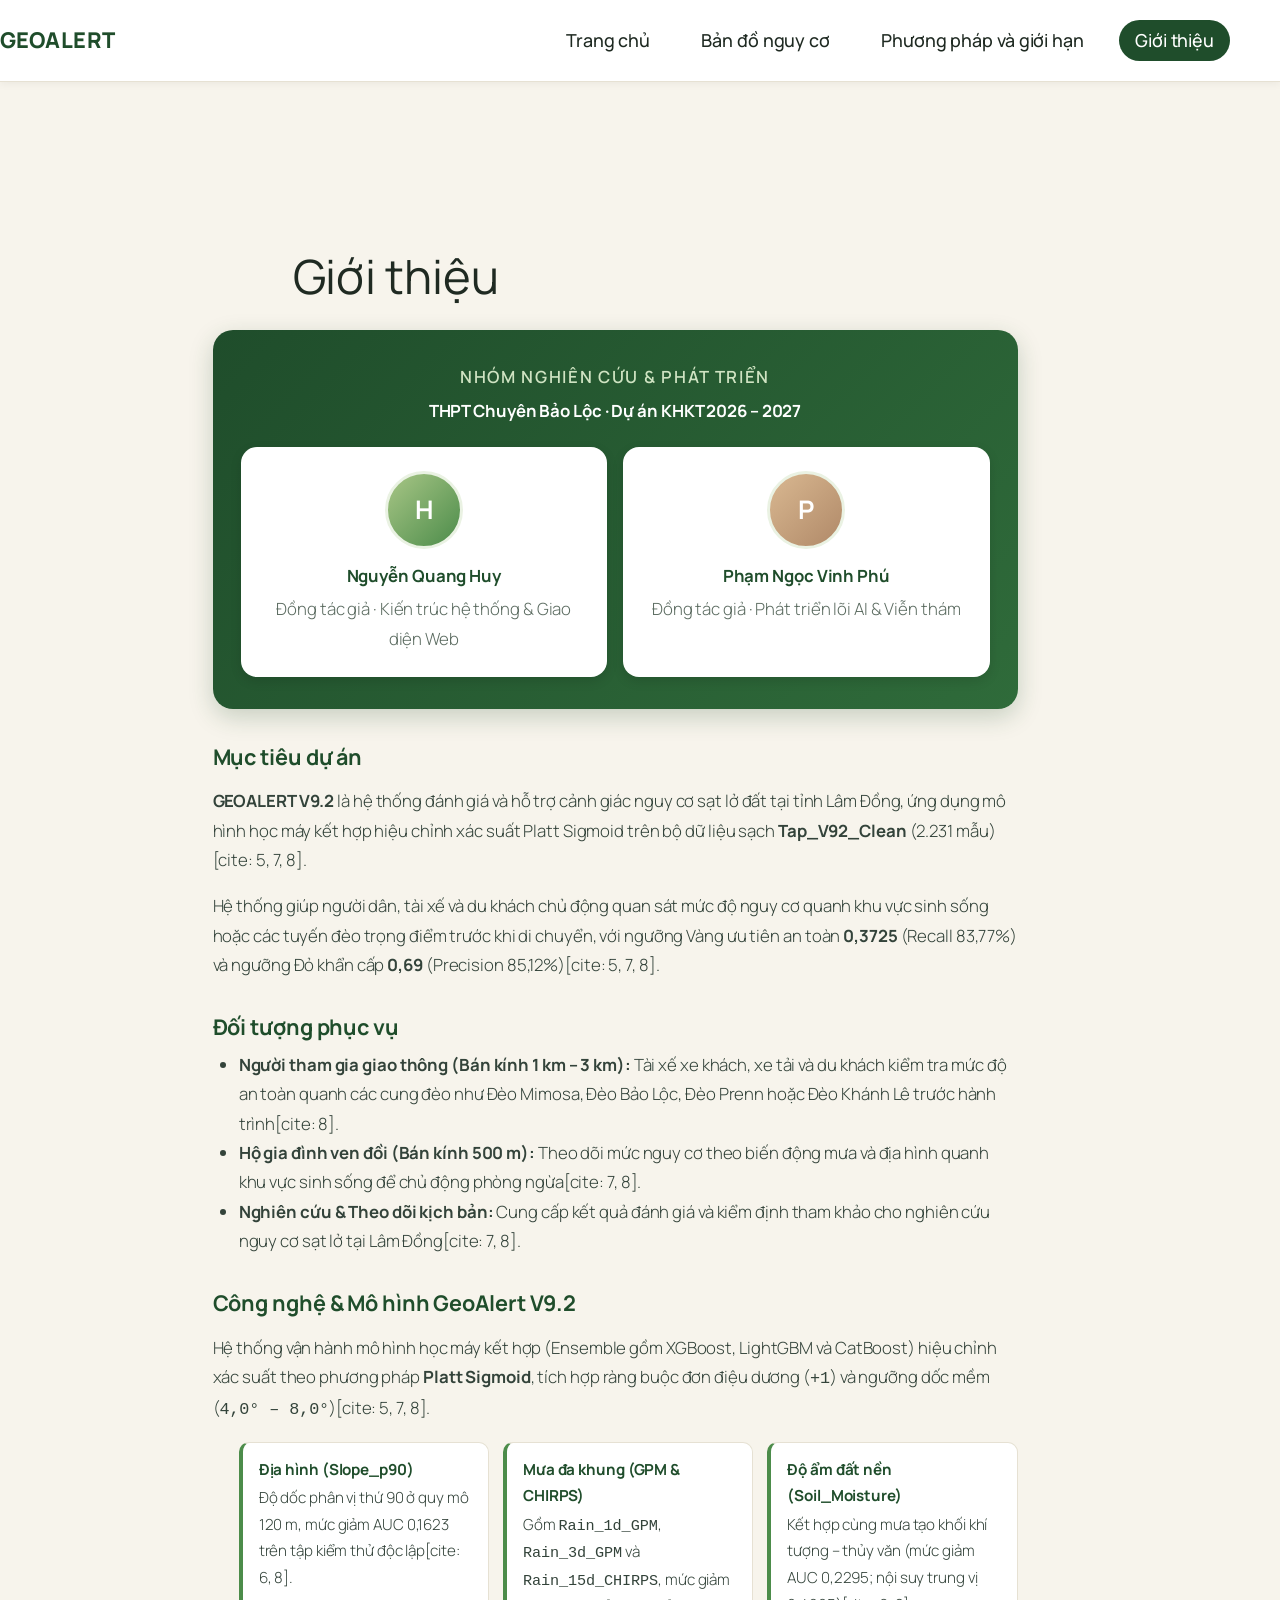
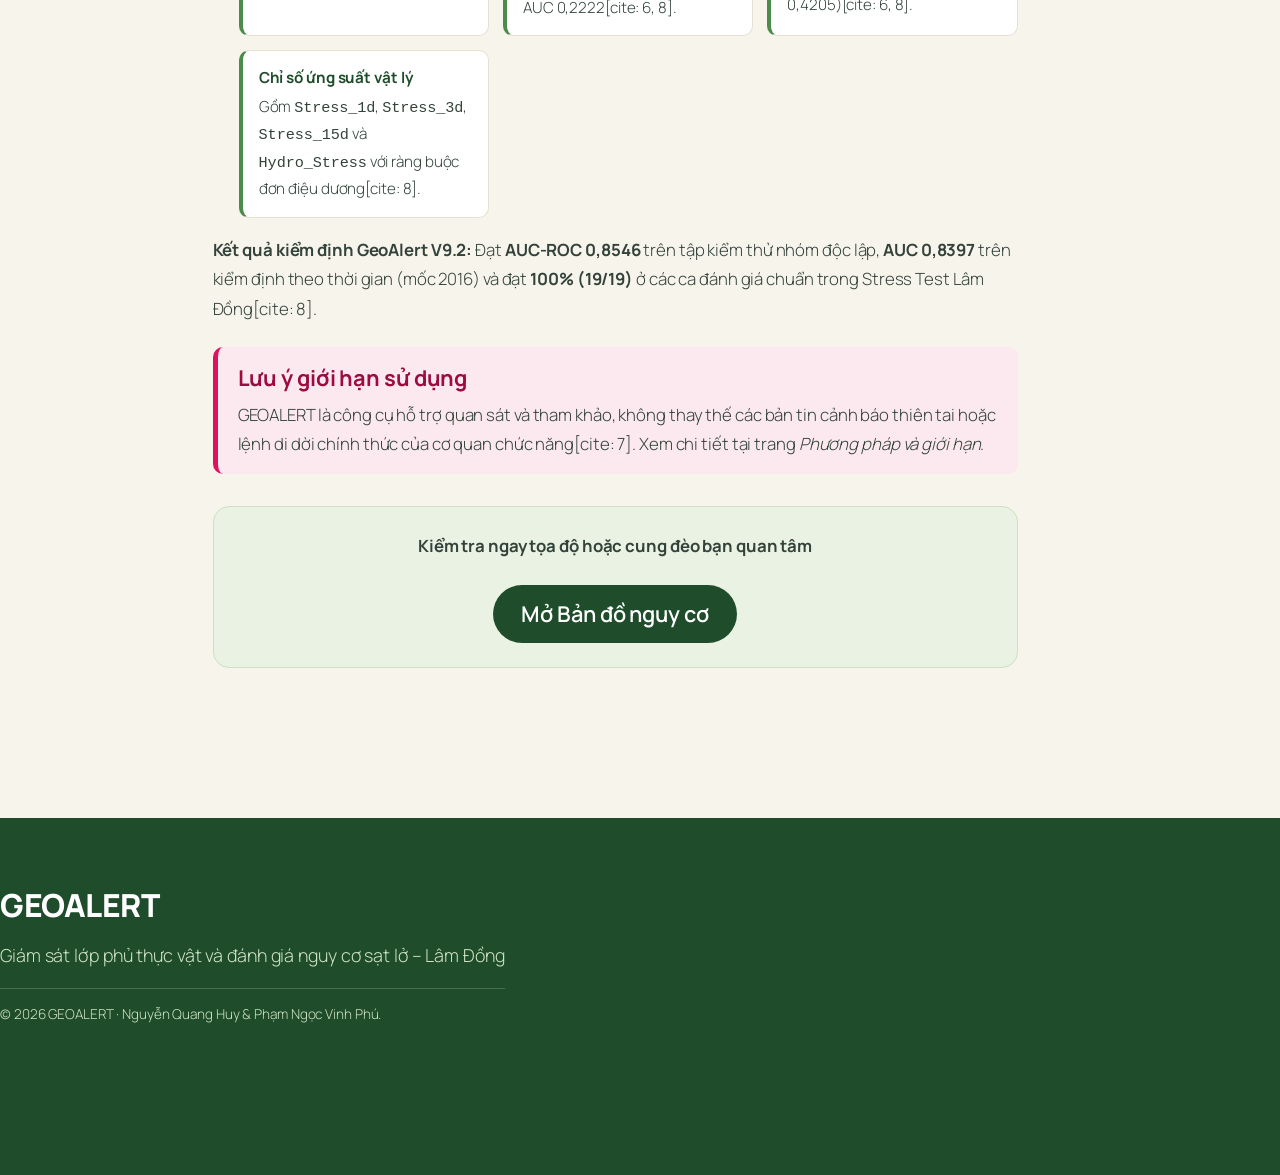
<file: gioi-thieu/index.html>
<!DOCTYPE html>
<html lang="vi">
<head><meta charset="UTF-8">
	
	<meta name="viewport" content="width=device-width, initial-scale=1">
<meta name="robots" content="max-image-preview:large">
<title>Giới thiệu – GEOALERT</title>




<style id="wp-img-auto-sizes-contain-inline-css">
img:is([sizes=auto i],[sizes^="auto," i]){contain-intrinsic-size:3000px 1500px}
/*# sourceURL=wp-img-auto-sizes-contain-inline-css */
</style>
<style id="wp-block-site-title-inline-css">
.wp-block-site-title{box-sizing:border-box}.wp-block-site-title :where(a){color:inherit;font-family:inherit;font-size:inherit;font-style:inherit;font-weight:inherit;letter-spacing:inherit;line-height:inherit;text-decoration:inherit}
/*# sourceURL=https://benkz15.github.io/GEOALERT/wp-includes/blocks/site-title/style.min.css */
</style>
<style id="wp-block-navigation-link-inline-css">
.wp-block-navigation .wp-block-navigation-item__label{overflow-wrap:break-word}.wp-block-navigation .wp-block-navigation-item__description{display:none}.link-ui-tools{outline:1px solid #f0f0f0;padding:8px}.link-ui-block-inserter{padding-top:8px}.link-ui-block-inserter__back{margin-left:8px;text-transform:uppercase}
/*# sourceURL=https://benkz15.github.io/GEOALERT/wp-includes/blocks/navigation-link/style.min.css */
</style>
<style id="wp-block-navigation-inline-css">
.wp-block-navigation{position:relative}.wp-block-navigation ul{margin-bottom:0;margin-left:0;margin-top:0;padding-left:0}.wp-block-navigation ul,.wp-block-navigation ul li{list-style:none}.wp-block-navigation .wp-block-navigation-item{align-items:center;background-color:inherit;display:flex;position:relative}.wp-block-navigation .wp-block-navigation-item .wp-block-navigation__submenu-container:empty{display:none}.wp-block-navigation .wp-block-navigation-item__content{display:block;z-index:1}.wp-block-navigation .wp-block-navigation-item__content.wp-block-navigation-item__content{color:inherit}.wp-block-navigation.has-text-decoration-underline .wp-block-navigation-item__content,.wp-block-navigation.has-text-decoration-underline .wp-block-navigation-item__content:active,.wp-block-navigation.has-text-decoration-underline .wp-block-navigation-item__content:focus{text-decoration:underline}.wp-block-navigation.has-text-decoration-line-through .wp-block-navigation-item__content,.wp-block-navigation.has-text-decoration-line-through .wp-block-navigation-item__content:active,.wp-block-navigation.has-text-decoration-line-through .wp-block-navigation-item__content:focus{text-decoration:line-through}.wp-block-navigation :where(a),.wp-block-navigation :where(a:active),.wp-block-navigation :where(a:focus){text-decoration:none}.wp-block-navigation .wp-block-navigation__submenu-icon{align-self:center;background-color:inherit;border:none;color:currentColor;display:inline-block;font-size:inherit;height:.6em;line-height:0;margin-left:.25em;padding:0;width:.6em}.wp-block-navigation .wp-block-navigation__submenu-icon svg{stroke:currentColor;display:inline-block;height:inherit;margin-top:.075em;width:inherit}.wp-block-navigation{--navigation-layout-justification-setting:flex-start;--navigation-layout-direction:row;--navigation-layout-wrap:wrap;--navigation-layout-justify:flex-start;--navigation-layout-align:center}.wp-block-navigation.is-vertical{--navigation-layout-direction:column;--navigation-layout-justify:initial;--navigation-layout-align:flex-start}.wp-block-navigation.no-wrap{--navigation-layout-wrap:nowrap}.wp-block-navigation.items-justified-center{--navigation-layout-justification-setting:center;--navigation-layout-justify:center}.wp-block-navigation.items-justified-center.is-vertical{--navigation-layout-align:center}.wp-block-navigation.items-justified-right{--navigation-layout-justification-setting:flex-end;--navigation-layout-justify:flex-end}.wp-block-navigation.items-justified-right.is-vertical{--navigation-layout-align:flex-end}.wp-block-navigation.items-justified-space-between{--navigation-layout-justification-setting:space-between;--navigation-layout-justify:space-between}:where(.wp-block-navigation) ul li{padding:0}.wp-block-navigation .has-child .wp-block-navigation__submenu-container{align-items:normal;background-color:inherit;color:inherit;display:flex;flex-direction:column;opacity:0;position:absolute;z-index:2}@media not (prefers-reduced-motion){.wp-block-navigation .has-child .wp-block-navigation__submenu-container{transition:opacity .1s linear}}.wp-block-navigation .has-child .wp-block-navigation__submenu-container{height:0;overflow:hidden;visibility:hidden;width:0}.wp-block-navigation .has-child .wp-block-navigation__submenu-container>.wp-block-navigation-item>.wp-block-navigation-item__content{display:flex;flex-grow:1;padding:.5em 1em}.wp-block-navigation .has-child .wp-block-navigation__submenu-container>.wp-block-navigation-item>.wp-block-navigation-item__content .wp-block-navigation__submenu-icon{margin-left:auto;margin-right:0}.wp-block-navigation .has-child .wp-block-navigation__submenu-container .wp-block-navigation-item__content{margin:0}.wp-block-navigation .has-child .wp-block-navigation__submenu-container{left:-1px;top:100%}@media (min-width:782px){.wp-block-navigation .has-child .wp-block-navigation__submenu-container .wp-block-navigation__submenu-container{left:100%;top:-1px}.wp-block-navigation .has-child .wp-block-navigation__submenu-container .wp-block-navigation__submenu-container:before{background:transparent;content:"";display:block;height:100%;position:absolute;right:100%;width:.5em}.wp-block-navigation .has-child .wp-block-navigation__submenu-container .wp-block-navigation__submenu-icon{margin-right:.25em}.wp-block-navigation .has-child .wp-block-navigation__submenu-container .wp-block-navigation__submenu-icon svg{transform:rotate(-90deg)}}@media (hover:hover){.wp-block-navigation .has-child:not(.open-on-click):hover>.wp-block-navigation__submenu-container{height:auto;min-width:200px;opacity:1;overflow:visible;visibility:visible;width:auto}}.wp-block-navigation .has-child .wp-block-navigation-submenu__toggle[aria-expanded=true]~.wp-block-navigation__submenu-container,.wp-block-navigation .has-child:not(.open-on-click):not(.open-on-hover-click):focus-within>.wp-block-navigation__submenu-container{height:auto;min-width:200px;opacity:1;overflow:visible;visibility:visible;width:auto}.wp-block-navigation .has-child.open-always{align-items:var(--navigation-layout-align,initial);flex-direction:var(--navigation-layout-direction,initial);flex-wrap:var(--navigation-layout-wrap,wrap);gap:var(--wp--style--block-gap,2em)}.wp-block-navigation .has-child.open-always,.wp-block-navigation .has-child.open-always .wp-block-navigation-item{justify-content:var(--navigation-layout-justify,initial)}.wp-block-navigation .has-child.open-always .wp-block-navigation__submenu-container,.wp-block-navigation .has-child.open-always.wp-block-navigation-submenu{gap:var(--wp--style--block-gap,2em)}.wp-block-navigation .has-child.open-always .wp-block-navigation-item,.wp-block-navigation .has-child.open-always .wp-block-navigation__submenu-container,.wp-block-navigation .has-child.open-always.wp-block-navigation-submenu{padding-bottom:0;padding-top:0}.wp-block-navigation .has-child.open-always .wp-block-navigation__submenu-container{padding-left:var(--wp--style--block-gap,2em);padding-right:var(--wp--style--block-gap,2em)}.wp-block-navigation .has-child.open-always .wp-block-navigation__submenu-container .wp-block-navigation-item__content{padding:0}.wp-block-navigation .has-child.open-always .wp-block-navigation__submenu-container>.wp-block-navigation-item>.wp-block-navigation-item__content,.wp-block-navigation .has-child.open-always>.wp-block-navigation-item__content{flex-grow:0}.wp-block-navigation .has-child.open-always>.wp-block-navigation__submenu-container{background-color:transparent;border:none;color:inherit;flex-basis:100%;height:auto;opacity:1;overflow:visible;position:static;visibility:visible;width:auto}.wp-block-navigation.has-background .has-child .wp-block-navigation__submenu-container{left:0;top:100%}@media (min-width:782px){.wp-block-navigation.has-background .has-child .wp-block-navigation__submenu-container .wp-block-navigation__submenu-container{left:100%;top:0}}.wp-block-navigation-submenu{display:flex;position:relative}.wp-block-navigation-submenu .wp-block-navigation__submenu-icon svg{stroke:currentColor}button.wp-block-navigation-item__content{background-color:transparent;border:none;color:currentColor;font-family:inherit;font-size:inherit;font-style:inherit;font-weight:inherit;letter-spacing:inherit;line-height:inherit;text-align:left;text-transform:inherit}.wp-block-navigation-submenu__toggle{cursor:pointer}.wp-block-navigation-submenu__toggle[aria-expanded=true]+.wp-block-navigation__submenu-icon>svg,.wp-block-navigation-submenu__toggle[aria-expanded=true]>svg{transform:rotate(180deg)}.wp-block-navigation-item.open-on-click .wp-block-navigation-submenu__toggle{padding-left:0;padding-right:.85em}.wp-block-navigation-item.open-on-click .wp-block-navigation-submenu__toggle+.wp-block-navigation__submenu-icon{margin-left:-.6em;pointer-events:none}.wp-block-navigation-item.open-on-click button.wp-block-navigation-item__content:not(.wp-block-navigation-submenu__toggle){padding:0}.wp-block-navigation .wp-block-page-list,.wp-block-navigation__container,.wp-block-navigation__responsive-close,.wp-block-navigation__responsive-container,.wp-block-navigation__responsive-container-content,.wp-block-navigation__responsive-dialog{gap:inherit}:where(.wp-block-navigation.has-background .wp-block-navigation-item a:not(.wp-element-button)),:where(.wp-block-navigation.has-background .wp-block-navigation-submenu a:not(.wp-element-button)){padding:.5em 1em}:where(.wp-block-navigation .wp-block-navigation__submenu-container .wp-block-navigation-item a:not(.wp-element-button)),:where(.wp-block-navigation .wp-block-navigation__submenu-container .wp-block-navigation-submenu a:not(.wp-element-button)),:where(.wp-block-navigation .wp-block-navigation__submenu-container .wp-block-navigation-submenu button.wp-block-navigation-item__content),:where(.wp-block-navigation .wp-block-navigation__submenu-container .wp-block-pages-list__item button.wp-block-navigation-item__content){padding:.5em 1em}.wp-block-navigation.items-justified-right .wp-block-navigation__container .has-child .wp-block-navigation__submenu-container,.wp-block-navigation.items-justified-right .wp-block-page-list>.has-child .wp-block-navigation__submenu-container,.wp-block-navigation.items-justified-space-between .wp-block-page-list>.has-child:last-child .wp-block-navigation__submenu-container,.wp-block-navigation.items-justified-space-between>.wp-block-navigation__container>.has-child:last-child .wp-block-navigation__submenu-container{left:auto;right:0}.wp-block-navigation.items-justified-right .wp-block-navigation__container .has-child .wp-block-navigation__submenu-container .wp-block-navigation__submenu-container,.wp-block-navigation.items-justified-right .wp-block-page-list>.has-child .wp-block-navigation__submenu-container .wp-block-navigation__submenu-container,.wp-block-navigation.items-justified-space-between .wp-block-page-list>.has-child:last-child .wp-block-navigation__submenu-container .wp-block-navigation__submenu-container,.wp-block-navigation.items-justified-space-between>.wp-block-navigation__container>.has-child:last-child .wp-block-navigation__submenu-container .wp-block-navigation__submenu-container{left:-1px;right:-1px}@media (min-width:782px){.wp-block-navigation.items-justified-right .wp-block-navigation__container .has-child .wp-block-navigation__submenu-container .wp-block-navigation__submenu-container,.wp-block-navigation.items-justified-right .wp-block-page-list>.has-child .wp-block-navigation__submenu-container .wp-block-navigation__submenu-container,.wp-block-navigation.items-justified-space-between .wp-block-page-list>.has-child:last-child .wp-block-navigation__submenu-container .wp-block-navigation__submenu-container,.wp-block-navigation.items-justified-space-between>.wp-block-navigation__container>.has-child:last-child .wp-block-navigation__submenu-container .wp-block-navigation__submenu-container{left:auto;right:100%}}.wp-block-navigation:not(.has-background) .wp-block-navigation__submenu-container{background-color:#fff;border:1px solid rgba(0,0,0,.15)}.wp-block-navigation.has-background .wp-block-navigation__submenu-container{background-color:inherit}.wp-block-navigation:not(.has-text-color) .wp-block-navigation__submenu-container{color:#000}.wp-block-navigation__container{align-items:var(--navigation-layout-align,initial);display:flex;flex-direction:var(--navigation-layout-direction,initial);flex-wrap:var(--navigation-layout-wrap,wrap);justify-content:var(--navigation-layout-justify,initial);list-style:none;margin:0;padding-left:0}.wp-block-navigation__container .is-responsive{display:none}.wp-block-navigation__container:only-child,.wp-block-page-list:only-child{flex-grow:1}@keyframes overlay-menu__fade-in-animation{0%{opacity:0;transform:translateY(.5em)}to{opacity:1;transform:translateY(0)}}.wp-block-navigation__responsive-container{bottom:0;display:none;left:0;position:fixed;right:0;top:0}.wp-block-navigation__responsive-container :where(.wp-block-navigation-item a){color:inherit}.wp-block-navigation__responsive-container .wp-block-navigation__responsive-container-content{align-items:var(--navigation-layout-align,initial);display:flex;flex-direction:var(--navigation-layout-direction,initial);flex-wrap:var(--navigation-layout-wrap,wrap);justify-content:var(--navigation-layout-justify,initial)}.wp-block-navigation__responsive-container:not(.is-menu-open.is-menu-open){background-color:inherit!important;color:inherit!important}.wp-block-navigation__responsive-container.is-menu-open{background-color:inherit;display:flex;flex-direction:column}@media not (prefers-reduced-motion){.wp-block-navigation__responsive-container.is-menu-open{animation:overlay-menu__fade-in-animation .1s ease-out;animation-fill-mode:forwards}}.wp-block-navigation__responsive-container.is-menu-open:not(.disable-default-overlay){padding:clamp(1rem,var(--wp--style--root--padding-top),20rem) clamp(1rem,var(--wp--style--root--padding-right),20rem) clamp(1rem,var(--wp--style--root--padding-bottom),20rem) clamp(1rem,var(--wp--style--root--padding-left),20rem)}.wp-block-navigation__responsive-container.is-menu-open{overflow:auto;z-index:100000}.wp-block-navigation__responsive-container.is-menu-open:not(.disable-default-overlay) .wp-block-navigation__responsive-container-content{padding-top:calc(2rem + 24px)}.wp-block-navigation__responsive-container.is-menu-open:where(:not(.disable-default-overlay)) .wp-block-navigation__responsive-container-content{align-items:var(--navigation-layout-justification-setting,inherit);display:flex;flex-direction:column;flex-wrap:nowrap;overflow:visible}.wp-block-navigation__responsive-container.is-menu-open:where(:not(.disable-default-overlay)) .wp-block-navigation__responsive-container-content,.wp-block-navigation__responsive-container.is-menu-open:where(:not(.disable-default-overlay)) .wp-block-navigation__responsive-container-content .wp-block-navigation__container,.wp-block-navigation__responsive-container.is-menu-open:where(:not(.disable-default-overlay)) .wp-block-navigation__responsive-container-content .wp-block-page-list{justify-content:flex-start}.wp-block-navigation__responsive-container.is-menu-open:where(:not(.disable-default-overlay)) .wp-block-navigation__responsive-container-content .wp-block-navigation__submenu-icon{display:none}.wp-block-navigation__responsive-container.is-menu-open:where(:not(.disable-default-overlay)) .wp-block-navigation__responsive-container-content .has-child .wp-block-navigation__submenu-container{border:none;height:auto;min-width:200px;opacity:1;overflow:initial;padding-left:2rem;padding-right:2rem;position:static;visibility:visible;width:auto}.wp-block-navigation__responsive-container.is-menu-open:where(:not(.disable-default-overlay)) .wp-block-navigation__responsive-container-content .wp-block-navigation__container,.wp-block-navigation__responsive-container.is-menu-open:where(:not(.disable-default-overlay)) .wp-block-navigation__responsive-container-content .wp-block-navigation__submenu-container{gap:inherit}.wp-block-navigation__responsive-container.is-menu-open:where(:not(.disable-default-overlay)) .wp-block-navigation__responsive-container-content .wp-block-navigation__submenu-container{padding-top:var(--wp--style--block-gap,2em)}.wp-block-navigation__responsive-container.is-menu-open:where(:not(.disable-default-overlay)) .wp-block-navigation__responsive-container-content .wp-block-navigation-item__content{padding:0}.wp-block-navigation__responsive-container.is-menu-open:where(:not(.disable-default-overlay)) .wp-block-navigation__responsive-container-content .wp-block-navigation-item,.wp-block-navigation__responsive-container.is-menu-open:where(:not(.disable-default-overlay)) .wp-block-navigation__responsive-container-content .wp-block-navigation__container,.wp-block-navigation__responsive-container.is-menu-open:where(:not(.disable-default-overlay)) .wp-block-navigation__responsive-container-content .wp-block-page-list{align-items:var(--navigation-layout-justification-setting,initial);display:flex;flex-direction:column}.wp-block-navigation__responsive-container.is-menu-open:where(:not(.disable-default-overlay)) .wp-block-navigation-item,.wp-block-navigation__responsive-container.is-menu-open:where(:not(.disable-default-overlay)) .wp-block-navigation-item .wp-block-navigation__submenu-container,.wp-block-navigation__responsive-container.is-menu-open:where(:not(.disable-default-overlay)) .wp-block-navigation__container,.wp-block-navigation__responsive-container.is-menu-open:where(:not(.disable-default-overlay)) .wp-block-page-list{background:transparent!important;color:inherit!important}.wp-block-navigation__responsive-container.is-menu-open:where(:not(.disable-default-overlay)) .wp-block-navigation__submenu-container.wp-block-navigation__submenu-container.wp-block-navigation__submenu-container.wp-block-navigation__submenu-container{left:auto;right:auto}.wp-block-navigation__responsive-container.disable-default-overlay .wp-block-navigation__overlay-container{display:none;width:100%}.wp-block-navigation__responsive-container.disable-default-overlay .wp-block-navigation__responsive-close{max-width:none}.wp-block-navigation__responsive-container.disable-default-overlay.is-menu-open .wp-block-navigation__responsive-container-content>:not(.wp-block-navigation__overlay-container){display:none}.wp-block-navigation__responsive-container.disable-default-overlay.is-menu-open .wp-block-navigation__responsive-container-content .wp-block-navigation__overlay-container{display:block}.wp-block-navigation__responsive-container.disable-default-overlay.is-menu-open .wp-block-navigation__responsive-container-content .wp-block-navigation__overlay-container .wp-block-navigation__submenu-container{left:0;right:auto}@media (min-width:600px){.wp-block-navigation__responsive-container:not(.hidden-by-default):not(.is-menu-open){background-color:inherit;display:block;position:relative;width:100%;z-index:auto}.wp-block-navigation__responsive-container:not(.hidden-by-default):not(.is-menu-open) .wp-block-navigation__responsive-container-close{display:none}.wp-block-navigation__responsive-container.is-menu-open .wp-block-navigation__submenu-container.wp-block-navigation__submenu-container.wp-block-navigation__submenu-container.wp-block-navigation__submenu-container{left:0}}.wp-block-navigation:not(.has-background) .wp-block-navigation__responsive-container.is-menu-open:not(.disable-default-overlay){background-color:#fff}.wp-block-navigation:not(.has-text-color) .wp-block-navigation__responsive-container.is-menu-open:not(.disable-default-overlay){color:#000}.wp-block-navigation__toggle_button_label{font-size:1rem;font-weight:700}.wp-block-navigation__responsive-container-close,.wp-block-navigation__responsive-container-open{background:transparent;border:none;color:currentColor;cursor:pointer;margin:0;padding:0;text-transform:inherit;vertical-align:middle}.wp-block-navigation__responsive-container-close svg,.wp-block-navigation__responsive-container-open svg{fill:currentColor;display:block;height:24px;pointer-events:none;width:24px}.wp-block-navigation__responsive-container-open{display:flex}.wp-block-navigation__responsive-container-open.wp-block-navigation__responsive-container-open.wp-block-navigation__responsive-container-open{font-family:inherit;font-size:inherit;font-weight:inherit}@media (min-width:600px){.wp-block-navigation__responsive-container-open:not(.always-shown){display:none}}.wp-block-navigation__responsive-container-close{position:absolute;right:0;top:0;z-index:2}.wp-block-navigation__responsive-container-close.wp-block-navigation__responsive-container-close.wp-block-navigation__responsive-container-close{font-family:inherit;font-size:inherit;font-weight:inherit}.disable-default-overlay .wp-block-navigation__responsive-container-close{right:clamp(1rem,var(--wp--style--root--padding-left),20rem);top:clamp(1rem,var(--wp--style--root--padding-left),20rem)}.wp-block-navigation__responsive-close{width:100%}.has-modal-open .wp-block-navigation__responsive-close{margin-left:auto;margin-right:auto;max-width:var(--wp--style--global--wide-size,100%)}.wp-block-navigation__responsive-close:focus{outline:none}.is-menu-open .wp-block-navigation__responsive-close,.is-menu-open .wp-block-navigation__responsive-container-content,.is-menu-open .wp-block-navigation__responsive-dialog{box-sizing:border-box}.wp-block-navigation__responsive-dialog{position:relative}.has-modal-open .admin-bar .is-menu-open:where(:not(.disable-default-overlay)) .wp-block-navigation__responsive-dialog{margin-top:46px}@media (min-width:782px){.has-modal-open .admin-bar .is-menu-open:where(:not(.disable-default-overlay)) .wp-block-navigation__responsive-dialog{margin-top:32px}}html.has-modal-open{overflow:hidden}
/*# sourceURL=https://benkz15.github.io/GEOALERT/wp-includes/blocks/navigation/style.min.css */
</style>
<style id="wp-block-group-inline-css">
.wp-block-group{box-sizing:border-box}:where(.wp-block-group.wp-block-group-is-layout-constrained){position:relative}
/*# sourceURL=https://benkz15.github.io/GEOALERT/wp-includes/blocks/group/style.min.css */
</style>
<style id="wp-block-post-title-inline-css">
.wp-block-post-title{box-sizing:border-box;word-break:break-word}.wp-block-post-title :where(a){display:inline-block;font-family:inherit;font-size:inherit;font-style:inherit;font-weight:inherit;letter-spacing:inherit;line-height:inherit;text-decoration:inherit}
/*# sourceURL=https://benkz15.github.io/GEOALERT/wp-includes/blocks/post-title/style.min.css */
</style>
<style id="wp-block-post-content-inline-css">
.wp-block-post-content{display:flow-root}
/*# sourceURL=https://benkz15.github.io/GEOALERT/wp-includes/blocks/post-content/style.min.css */
</style>
<style id="wp-block-site-tagline-inline-css">
.wp-block-site-tagline{box-sizing:border-box}
/*# sourceURL=https://benkz15.github.io/GEOALERT/wp-includes/blocks/site-tagline/style.min.css */
</style>
<style id="wp-block-spacer-inline-css">
.wp-block-spacer{clear:both}
/*# sourceURL=https://benkz15.github.io/GEOALERT/wp-includes/blocks/spacer/style.min.css */
</style>
<style id="wp-block-columns-inline-css">
.wp-block-columns{box-sizing:border-box;display:flex;flex-wrap:wrap!important}@media (min-width:782px){.wp-block-columns{flex-wrap:nowrap!important}}.wp-block-columns{align-items:normal!important}.wp-block-columns.are-vertically-aligned-top{align-items:flex-start}.wp-block-columns.are-vertically-aligned-center{align-items:center}.wp-block-columns.are-vertically-aligned-bottom{align-items:flex-end}@media (max-width:781px){.wp-block-columns:not(.is-not-stacked-on-mobile)>.wp-block-column{flex-basis:100%!important}}@media (min-width:782px){.wp-block-columns:not(.is-not-stacked-on-mobile)>.wp-block-column{flex-basis:0;flex-grow:1}.wp-block-columns:not(.is-not-stacked-on-mobile)>.wp-block-column[style*=flex-basis]{flex-grow:0}}.wp-block-columns.is-not-stacked-on-mobile{flex-wrap:nowrap!important}.wp-block-columns.is-not-stacked-on-mobile>.wp-block-column{flex-basis:0;flex-grow:1}.wp-block-columns.is-not-stacked-on-mobile>.wp-block-column[style*=flex-basis]{flex-grow:0}:where(.wp-block-columns){margin-bottom:1.75em}:where(.wp-block-columns.has-background){padding:1.25em 2.375em}.wp-block-column{flex-grow:1;min-width:0;overflow-wrap:break-word;word-break:break-word}.wp-block-column.is-vertically-aligned-top{align-self:flex-start}.wp-block-column.is-vertically-aligned-center{align-self:center}.wp-block-column.is-vertically-aligned-bottom{align-self:flex-end}.wp-block-column.is-vertically-aligned-stretch{align-self:stretch}.wp-block-column.is-vertically-aligned-bottom,.wp-block-column.is-vertically-aligned-center,.wp-block-column.is-vertically-aligned-top{width:100%}
/*# sourceURL=https://benkz15.github.io/GEOALERT/wp-includes/blocks/columns/style.min.css */
</style>
<style id="wp-emoji-styles-inline-css">

	img.wp-smiley, img.emoji {
		display: inline !important;
		border: none !important;
		box-shadow: none !important;
		height: 1em !important;
		width: 1em !important;
		margin: 0 0.07em !important;
		vertical-align: -0.1em !important;
		background: none !important;
		padding: 0 !important;
	}
/*# sourceURL=wp-emoji-styles-inline-css */
</style>
<style id="wp-block-library-inline-css">
:root{--wp-block-synced-color:#7a00df;--wp-block-synced-color--rgb:122,0,223;--wp-bound-block-color:var(--wp-block-synced-color);--wp-editor-canvas-background:#ddd;--wp-admin-theme-color:#007cba;--wp-admin-theme-color--rgb:0,124,186;--wp-admin-theme-color-darker-10:#006ba1;--wp-admin-theme-color-darker-10--rgb:0,107,160.5;--wp-admin-theme-color-darker-20:#005a87;--wp-admin-theme-color-darker-20--rgb:0,90,135;--wp-admin-border-width-focus:2px}@media (min-resolution:192dpi){:root{--wp-admin-border-width-focus:1.5px}}.wp-element-button{cursor:pointer}:root .has-very-light-gray-background-color{background-color:#eee}:root .has-very-dark-gray-background-color{background-color:#313131}:root .has-very-light-gray-color{color:#eee}:root .has-very-dark-gray-color{color:#313131}:root .has-vivid-green-cyan-to-vivid-cyan-blue-gradient-background{background:linear-gradient(135deg,#00d084,#0693e3)}:root .has-purple-crush-gradient-background{background:linear-gradient(135deg,#34e2e4,#4721fb 50%,#ab1dfe)}:root .has-hazy-dawn-gradient-background{background:linear-gradient(135deg,#faaca8,#dad0ec)}:root .has-subdued-olive-gradient-background{background:linear-gradient(135deg,#fafae1,#67a671)}:root .has-atomic-cream-gradient-background{background:linear-gradient(135deg,#fdd79a,#004a59)}:root .has-nightshade-gradient-background{background:linear-gradient(135deg,#330968,#31cdcf)}:root .has-midnight-gradient-background{background:linear-gradient(135deg,#020381,#2874fc)}:root{--wp--preset--font-size--normal:16px;--wp--preset--font-size--huge:42px}.has-regular-font-size{font-size:1em}.has-larger-font-size{font-size:2.625em}.has-normal-font-size{font-size:var(--wp--preset--font-size--normal)}.has-huge-font-size{font-size:var(--wp--preset--font-size--huge)}:root .has-text-align-center{text-align:center}:root .has-text-align-left{text-align:left}:root .has-text-align-right{text-align:right}.has-fit-text{white-space:nowrap!important}#end-resizable-editor-section{display:none}.aligncenter{clear:both}.items-justified-left{justify-content:flex-start}.items-justified-center{justify-content:center}.items-justified-right{justify-content:flex-end}.items-justified-space-between{justify-content:space-between}.screen-reader-text{word-wrap:normal!important;border:0;clip-path:inset(50%);height:1px;margin:-1px;overflow:hidden;padding:0;position:absolute;width:1px;word-break:normal!important}.screen-reader-text:focus{background-color:#ddd;clip-path:none;color:#444;display:block;font-size:1em;height:auto;left:5px;line-height:normal;padding:15px 23px 14px;text-decoration:none;top:5px;width:auto;z-index:100000}html :where(.has-border-color){border-style:solid}html :where([style^=border-color],[style*=";border-color"],[style*="; border-color"]){border-style:solid}html :where([style^=border-top-color],[style*=";border-top-color"],[style*="; border-top-color"]){border-top-style:solid}html :where([style^=border-right-color],[style*=";border-right-color"],[style*="; border-right-color"]){border-right-style:solid}html :where([style^=border-bottom-color],[style*=";border-bottom-color"],[style*="; border-bottom-color"]){border-bottom-style:solid}html :where([style^=border-left-color],[style*=";border-left-color"],[style*="; border-left-color"]){border-left-style:solid}html :where([style^=border-width],[style*=";border-width"],[style*="; border-width"]){border-style:solid}html :where([style^=border-top-width],[style*=";border-top-width"],[style*="; border-top-width"]){border-top-style:solid}html :where([style^=border-right-width],[style*=";border-right-width"],[style*="; border-right-width"]){border-right-style:solid}html :where([style^=border-bottom-width],[style*=";border-bottom-width"],[style*="; border-bottom-width"]){border-bottom-style:solid}html :where([style^=border-left-width],[style*=";border-left-width"],[style*="; border-left-width"]){border-left-style:solid}html :where(img[class*=wp-image-]){height:auto;max-width:100%}:where(figure){margin:0 0 1em}html :where(.is-position-sticky){--wp-admin--admin-bar--position-offset:var(--wp-admin--admin-bar--height,0px)}@media screen and (max-width:600px){html :where(.is-position-sticky){--wp-admin--admin-bar--position-offset:0px}}
/*# sourceURL=/wp-includes/css/dist/block-library/common.min.css */
</style>
<style id="global-styles-inline-css">
:root{--wp--preset--aspect-ratio--square: 1;--wp--preset--aspect-ratio--4-3: 4/3;--wp--preset--aspect-ratio--3-4: 3/4;--wp--preset--aspect-ratio--3-2: 3/2;--wp--preset--aspect-ratio--2-3: 2/3;--wp--preset--aspect-ratio--16-9: 16/9;--wp--preset--aspect-ratio--9-16: 9/16;--wp--preset--color--black: #000000;--wp--preset--color--cyan-bluish-gray: #abb8c3;--wp--preset--color--white: #ffffff;--wp--preset--color--pale-pink: #f78da7;--wp--preset--color--vivid-red: #cf2e2e;--wp--preset--color--luminous-vivid-orange: #ff6900;--wp--preset--color--luminous-vivid-amber: #fcb900;--wp--preset--color--light-green-cyan: #7bdcb5;--wp--preset--color--vivid-green-cyan: #00d084;--wp--preset--color--pale-cyan-blue: #8ed1fc;--wp--preset--color--vivid-cyan-blue: #0693e3;--wp--preset--color--vivid-purple: #9b51e0;--wp--preset--color--base: #FFFFFF;--wp--preset--color--contrast: #111111;--wp--preset--color--accent-1: #FFEE58;--wp--preset--color--accent-2: #F6CFF4;--wp--preset--color--accent-3: #503AA8;--wp--preset--color--accent-4: #686868;--wp--preset--color--accent-5: #FBFAF3;--wp--preset--color--accent-6: color-mix(in srgb, currentColor 20%, transparent);--wp--preset--gradient--vivid-cyan-blue-to-vivid-purple: linear-gradient(135deg,rgb(6,147,227) 0%,rgb(155,81,224) 100%);--wp--preset--gradient--light-green-cyan-to-vivid-green-cyan: linear-gradient(135deg,rgb(122,220,180) 0%,rgb(0,208,130) 100%);--wp--preset--gradient--luminous-vivid-amber-to-luminous-vivid-orange: linear-gradient(135deg,rgb(252,185,0) 0%,rgb(255,105,0) 100%);--wp--preset--gradient--luminous-vivid-orange-to-vivid-red: linear-gradient(135deg,rgb(255,105,0) 0%,rgb(207,46,46) 100%);--wp--preset--gradient--very-light-gray-to-cyan-bluish-gray: linear-gradient(135deg,rgb(238,238,238) 0%,rgb(169,184,195) 100%);--wp--preset--gradient--cool-to-warm-spectrum: linear-gradient(135deg,rgb(74,234,220) 0%,rgb(151,120,209) 20%,rgb(207,42,186) 40%,rgb(238,44,130) 60%,rgb(251,105,98) 80%,rgb(254,248,76) 100%);--wp--preset--gradient--blush-light-purple: linear-gradient(135deg,rgb(255,206,236) 0%,rgb(152,150,240) 100%);--wp--preset--gradient--blush-bordeaux: linear-gradient(135deg,rgb(254,205,165) 0%,rgb(254,45,45) 50%,rgb(107,0,62) 100%);--wp--preset--gradient--luminous-dusk: linear-gradient(135deg,rgb(255,203,112) 0%,rgb(199,81,192) 50%,rgb(65,88,208) 100%);--wp--preset--gradient--pale-ocean: linear-gradient(135deg,rgb(255,245,203) 0%,rgb(182,227,212) 50%,rgb(51,167,181) 100%);--wp--preset--gradient--electric-grass: linear-gradient(135deg,rgb(202,248,128) 0%,rgb(113,206,126) 100%);--wp--preset--gradient--midnight: linear-gradient(135deg,rgb(2,3,129) 0%,rgb(40,116,252) 100%);--wp--preset--font-size--small: 0.875rem;--wp--preset--font-size--medium: clamp(1rem, 1rem + ((1vw - 0.2rem) * 0.196), 1.125rem);--wp--preset--font-size--large: clamp(1.125rem, 1.125rem + ((1vw - 0.2rem) * 0.392), 1.375rem);--wp--preset--font-size--x-large: clamp(1.75rem, 1.75rem + ((1vw - 0.2rem) * 0.392), 2rem);--wp--preset--font-size--xx-large: clamp(2.15rem, 2.15rem + ((1vw - 0.2rem) * 1.333), 3rem);--wp--preset--font-family--manrope: Manrope, sans-serif;--wp--preset--font-family--fira-code: "Fira Code", monospace;--wp--preset--spacing--20: 10px;--wp--preset--spacing--30: 20px;--wp--preset--spacing--40: 30px;--wp--preset--spacing--50: clamp(30px, 5vw, 50px);--wp--preset--spacing--60: clamp(30px, 7vw, 70px);--wp--preset--spacing--70: clamp(50px, 7vw, 90px);--wp--preset--spacing--80: clamp(70px, 10vw, 140px);--wp--preset--shadow--natural: 6px 6px 9px rgba(0, 0, 0, 0.2);--wp--preset--shadow--deep: 12px 12px 50px rgba(0, 0, 0, 0.4);--wp--preset--shadow--sharp: 6px 6px 0px rgba(0, 0, 0, 0.2);--wp--preset--shadow--outlined: 6px 6px 0px -3px rgb(255, 255, 255), 6px 6px rgb(0, 0, 0);--wp--preset--shadow--crisp: 6px 6px 0px rgb(0, 0, 0);}.wp-block-button{--wp--preset--dimension--25: 25%;--wp--preset--dimension--50: 50%;--wp--preset--dimension--75: 75%;--wp--preset--dimension--100: 100%;}:root { --wp--style--global--content-size: 645px;--wp--style--global--wide-size: 1340px; }:where(body) { margin: 0; }.wp-site-blocks { padding-top: var(--wp--style--root--padding-top); padding-bottom: var(--wp--style--root--padding-bottom); }.has-global-padding { padding-right: var(--wp--style--root--padding-right); padding-left: var(--wp--style--root--padding-left); }.has-global-padding > .alignfull { margin-right: calc(var(--wp--style--root--padding-right) * -1); margin-left: calc(var(--wp--style--root--padding-left) * -1); }.has-global-padding :where(:not(.alignfull.is-layout-flow) > .has-global-padding:not(.wp-block-block, .alignfull)) { padding-right: 0; padding-left: 0; }.has-global-padding :where(:not(.alignfull.is-layout-flow) > .has-global-padding:not(.wp-block-block, .alignfull)) > .alignfull { margin-left: 0; margin-right: 0; }.wp-site-blocks > .alignleft { float: left; margin-right: 2em; }.wp-site-blocks > .alignright { float: right; margin-left: 2em; }.wp-site-blocks > .aligncenter { justify-content: center; margin-left: auto; margin-right: auto; }:where(.wp-site-blocks) > * { margin-block-start: 1.2rem; margin-block-end: 0; }:where(.wp-site-blocks) > :first-child { margin-block-start: 0; }:where(.wp-site-blocks) > :last-child { margin-block-end: 0; }:root { --wp--style--block-gap: 1.2rem; }:root :where(.is-layout-flow) > :first-child{margin-block-start: 0;}:root :where(.is-layout-flow) > :last-child{margin-block-end: 0;}:root :where(.is-layout-flow) > *{margin-block-start: 1.2rem;margin-block-end: 0;}:root :where(.is-layout-constrained) > :first-child{margin-block-start: 0;}:root :where(.is-layout-constrained) > :last-child{margin-block-end: 0;}:root :where(.is-layout-constrained) > *{margin-block-start: 1.2rem;margin-block-end: 0;}:root :where(.is-layout-flex){gap: 1.2rem;}:root :where(.is-layout-grid){gap: 1.2rem;}.is-layout-flow > .alignleft{float: left;margin-inline-start: 0;margin-inline-end: 2em;}.is-layout-flow > .alignright{float: right;margin-inline-start: 2em;margin-inline-end: 0;}.is-layout-flow > .aligncenter{margin-left: auto !important;margin-right: auto !important;}.is-layout-constrained > .alignleft{float: left;margin-inline-start: 0;margin-inline-end: 2em;}.is-layout-constrained > .alignright{float: right;margin-inline-start: 2em;margin-inline-end: 0;}.is-layout-constrained > .aligncenter{margin-left: auto !important;margin-right: auto !important;}.is-layout-constrained > :where(:not(.alignleft):not(.alignright):not(.alignfull)){max-width: var(--wp--style--global--content-size);margin-left: auto !important;margin-right: auto !important;}.is-layout-constrained > .alignwide{max-width: var(--wp--style--global--wide-size);}body .is-layout-flex{display: flex;}.is-layout-flex{flex-wrap: wrap;align-items: center;}.is-layout-flex > :is(*, div){margin: 0;}body .is-layout-grid{display: grid;}.is-layout-grid > :is(*, div){margin: 0;}body{background-color: var(--wp--preset--color--base);color: var(--wp--preset--color--contrast);font-family: var(--wp--preset--font-family--manrope);font-size: var(--wp--preset--font-size--large);font-weight: 300;letter-spacing: -0.1px;line-height: 1.4;--wp--style--root--padding-top: 0px;--wp--style--root--padding-right: var(--wp--preset--spacing--50);--wp--style--root--padding-bottom: 0px;--wp--preset--spacing--50);}a:where(:not(.wp-element-button)){color: currentColor;}:root :where(a:where(:not(.wp-element-button)):hover){text-decoration: none;}h1, h2, h3, h4, h5, h6{font-weight: 400;letter-spacing: -0.1px;line-height: 1.125;}h1{font-size: var(--wp--preset--font-size--xx-large);}h2{font-size: var(--wp--preset--font-size--x-large);}h3{font-size: var(--wp--preset--font-size--large);}h4{font-size: var(--wp--preset--font-size--medium);}h5{font-size: var(--wp--preset--font-size--small);letter-spacing: 0.5px;}h6{font-size: var(--wp--preset--font-size--small);font-weight: 700;letter-spacing: 1.4px;text-transform: uppercase;}:root :where(.wp-element-button, .wp-block-button__link){background-color: var(--wp--preset--color--contrast);border-width: 0;color: var(--wp--preset--color--base);font-family: inherit;font-size: var(--wp--preset--font-size--medium);font-style: inherit;font-weight: inherit;letter-spacing: inherit;line-height: inherit;padding-top: 1rem;padding-right: 2.25rem;padding-bottom: 1rem;padding-left: 2.25rem;text-decoration: none;text-transform: inherit;}:root :where(.wp-element-button:hover, .wp-block-button__link:hover){background-color: color-mix(in srgb, var(--wp--preset--color--contrast) 85%, transparent);border-color: transparent;color: var(--wp--preset--color--base);}:root :where(.wp-element-button:focus, .wp-block-button__link:focus){outline-color: var(--wp--preset--color--accent-4);outline-offset: 2px;}:root :where(.wp-element-caption, .wp-block-audio figcaption, .wp-block-embed figcaption, .wp-block-gallery figcaption, .wp-block-image figcaption, .wp-block-table figcaption, .wp-block-video figcaption){font-size: var(--wp--preset--font-size--small);line-height: 1.4;}.has-black-color{color: var(--wp--preset--color--black) !important;}.has-cyan-bluish-gray-color{color: var(--wp--preset--color--cyan-bluish-gray) !important;}.has-white-color{color: var(--wp--preset--color--white) !important;}.has-pale-pink-color{color: var(--wp--preset--color--pale-pink) !important;}.has-vivid-red-color{color: var(--wp--preset--color--vivid-red) !important;}.has-luminous-vivid-orange-color{color: var(--wp--preset--color--luminous-vivid-orange) !important;}.has-luminous-vivid-amber-color{color: var(--wp--preset--color--luminous-vivid-amber) !important;}.has-light-green-cyan-color{color: var(--wp--preset--color--light-green-cyan) !important;}.has-vivid-green-cyan-color{color: var(--wp--preset--color--vivid-green-cyan) !important;}.has-pale-cyan-blue-color{color: var(--wp--preset--color--pale-cyan-blue) !important;}.has-vivid-cyan-blue-color{color: var(--wp--preset--color--vivid-cyan-blue) !important;}.has-vivid-purple-color{color: var(--wp--preset--color--vivid-purple) !important;}.has-base-color{color: var(--wp--preset--color--base) !important;}.has-contrast-color{color: var(--wp--preset--color--contrast) !important;}.has-accent-1-color{color: var(--wp--preset--color--accent-1) !important;}.has-accent-2-color{color: var(--wp--preset--color--accent-2) !important;}.has-accent-3-color{color: var(--wp--preset--color--accent-3) !important;}.has-accent-4-color{color: var(--wp--preset--color--accent-4) !important;}.has-accent-5-color{color: var(--wp--preset--color--accent-5) !important;}.has-accent-6-color{color: var(--wp--preset--color--accent-6) !important;}.has-black-background-color{background-color: var(--wp--preset--color--black) !important;}.has-cyan-bluish-gray-background-color{background-color: var(--wp--preset--color--cyan-bluish-gray) !important;}.has-white-background-color{background-color: var(--wp--preset--color--white) !important;}.has-pale-pink-background-color{background-color: var(--wp--preset--color--pale-pink) !important;}.has-vivid-red-background-color{background-color: var(--wp--preset--color--vivid-red) !important;}.has-luminous-vivid-orange-background-color{background-color: var(--wp--preset--color--luminous-vivid-orange) !important;}.has-luminous-vivid-amber-background-color{background-color: var(--wp--preset--color--luminous-vivid-amber) !important;}.has-light-green-cyan-background-color{background-color: var(--wp--preset--color--light-green-cyan) !important;}.has-vivid-green-cyan-background-color{background-color: var(--wp--preset--color--vivid-green-cyan) !important;}.has-pale-cyan-blue-background-color{background-color: var(--wp--preset--color--pale-cyan-blue) !important;}.has-vivid-cyan-blue-background-color{background-color: var(--wp--preset--color--vivid-cyan-blue) !important;}.has-vivid-purple-background-color{background-color: var(--wp--preset--color--vivid-purple) !important;}.has-base-background-color{background-color: var(--wp--preset--color--base) !important;}.has-contrast-background-color{background-color: var(--wp--preset--color--contrast) !important;}.has-accent-1-background-color{background-color: var(--wp--preset--color--accent-1) !important;}.has-accent-2-background-color{background-color: var(--wp--preset--color--accent-2) !important;}.has-accent-3-background-color{background-color: var(--wp--preset--color--accent-3) !important;}.has-accent-4-background-color{background-color: var(--wp--preset--color--accent-4) !important;}.has-accent-5-background-color{background-color: var(--wp--preset--color--accent-5) !important;}.has-accent-6-background-color{background-color: var(--wp--preset--color--accent-6) !important;}.has-black-border-color{border-color: var(--wp--preset--color--black) !important;}.has-cyan-bluish-gray-border-color{border-color: var(--wp--preset--color--cyan-bluish-gray) !important;}.has-white-border-color{border-color: var(--wp--preset--color--white) !important;}.has-pale-pink-border-color{border-color: var(--wp--preset--color--pale-pink) !important;}.has-vivid-red-border-color{border-color: var(--wp--preset--color--vivid-red) !important;}.has-luminous-vivid-orange-border-color{border-color: var(--wp--preset--color--luminous-vivid-orange) !important;}.has-luminous-vivid-amber-border-color{border-color: var(--wp--preset--color--luminous-vivid-amber) !important;}.has-light-green-cyan-border-color{border-color: var(--wp--preset--color--light-green-cyan) !important;}.has-vivid-green-cyan-border-color{border-color: var(--wp--preset--color--vivid-green-cyan) !important;}.has-pale-cyan-blue-border-color{border-color: var(--wp--preset--color--pale-cyan-blue) !important;}.has-vivid-cyan-blue-border-color{border-color: var(--wp--preset--color--vivid-cyan-blue) !important;}.has-vivid-purple-border-color{border-color: var(--wp--preset--color--vivid-purple) !important;}.has-base-border-color{border-color: var(--wp--preset--color--base) !important;}.has-contrast-border-color{border-color: var(--wp--preset--color--contrast) !important;}.has-accent-1-border-color{border-color: var(--wp--preset--color--accent-1) !important;}.has-accent-2-border-color{border-color: var(--wp--preset--color--accent-2) !important;}.has-accent-3-border-color{border-color: var(--wp--preset--color--accent-3) !important;}.has-accent-4-border-color{border-color: var(--wp--preset--color--accent-4) !important;}.has-accent-5-border-color{border-color: var(--wp--preset--color--accent-5) !important;}.has-accent-6-border-color{border-color: var(--wp--preset--color--accent-6) !important;}.has-vivid-cyan-blue-to-vivid-purple-gradient-background{background: var(--wp--preset--gradient--vivid-cyan-blue-to-vivid-purple) !important;}.has-light-green-cyan-to-vivid-green-cyan-gradient-background{background: var(--wp--preset--gradient--light-green-cyan-to-vivid-green-cyan) !important;}.has-luminous-vivid-amber-to-luminous-vivid-orange-gradient-background{background: var(--wp--preset--gradient--luminous-vivid-amber-to-luminous-vivid-orange) !important;}.has-luminous-vivid-orange-to-vivid-red-gradient-background{background: var(--wp--preset--gradient--luminous-vivid-orange-to-vivid-red) !important;}.has-very-light-gray-to-cyan-bluish-gray-gradient-background{background: var(--wp--preset--gradient--very-light-gray-to-cyan-bluish-gray) !important;}.has-cool-to-warm-spectrum-gradient-background{background: var(--wp--preset--gradient--cool-to-warm-spectrum) !important;}.has-blush-light-purple-gradient-background{background: var(--wp--preset--gradient--blush-light-purple) !important;}.has-blush-bordeaux-gradient-background{background: var(--wp--preset--gradient--blush-bordeaux) !important;}.has-luminous-dusk-gradient-background{background: var(--wp--preset--gradient--luminous-dusk) !important;}.has-pale-ocean-gradient-background{background: var(--wp--preset--gradient--pale-ocean) !important;}.has-electric-grass-gradient-background{background: var(--wp--preset--gradient--electric-grass) !important;}.has-midnight-gradient-background{background: var(--wp--preset--gradient--midnight) !important;}.has-small-font-size{font-size: var(--wp--preset--font-size--small) !important;}.has-medium-font-size{font-size: var(--wp--preset--font-size--medium) !important;}.has-large-font-size{font-size: var(--wp--preset--font-size--large) !important;}.has-x-large-font-size{font-size: var(--wp--preset--font-size--x-large) !important;}.has-xx-large-font-size{font-size: var(--wp--preset--font-size--xx-large) !important;}.has-manrope-font-family{font-family: var(--wp--preset--font-family--manrope) !important;}.has-fira-code-font-family{font-family: var(--wp--preset--font-family--fira-code) !important;}
:root :where(.wp-block-columns-is-layout-flow) > :first-child{margin-block-start: 0;}:root :where(.wp-block-columns-is-layout-flow) > :last-child{margin-block-end: 0;}:root :where(.wp-block-columns-is-layout-flow) > *{margin-block-start: var(--wp--preset--spacing--50);margin-block-end: 0;}:root :where(.wp-block-columns-is-layout-constrained) > :first-child{margin-block-start: 0;}:root :where(.wp-block-columns-is-layout-constrained) > :last-child{margin-block-end: 0;}:root :where(.wp-block-columns-is-layout-constrained) > *{margin-block-start: var(--wp--preset--spacing--50);margin-block-end: 0;}:root :where(.wp-block-columns-is-layout-flex){gap: var(--wp--preset--spacing--50);}:root :where(.wp-block-columns-is-layout-grid){gap: var(--wp--preset--spacing--50);}
:root :where(.wp-block-post-title a:where(:not(.wp-element-button))){text-decoration: none;}
:root :where(.wp-block-post-title a:where(:not(.wp-element-button)):hover){text-decoration: underline;}
:root :where(.wp-block-site-tagline){font-size: var(--wp--preset--font-size--medium);}
:root :where(.wp-block-site-title){font-weight: 700;letter-spacing: -.5px;}
:root :where(.wp-block-site-title a:where(:not(.wp-element-button))){text-decoration: none;}
:root :where(.wp-block-site-title a:where(:not(.wp-element-button)):hover){text-decoration: underline;}
:root :where(.wp-block-navigation){font-size: var(--wp--preset--font-size--medium);}
:root :where(.wp-block-navigation a:where(:not(.wp-element-button))){text-decoration: none;}
:root :where(.wp-block-navigation a:where(:not(.wp-element-button)):hover){text-decoration: underline;}
/*# sourceURL=global-styles-inline-css */
</style>
<style id="core-block-supports-inline-css">
.wp-container-core-navigation-is-layout-6e943505{justify-content:flex-end;}.wp-container-core-group-is-layout-fbffc046{flex-wrap:nowrap;gap:var(--wp--preset--spacing--10);justify-content:flex-end;}.wp-container-core-group-is-layout-ec1e7a1e{flex-wrap:nowrap;justify-content:space-between;}.wp-container-core-columns-is-layout-794e3cfa{flex-wrap:nowrap;}.wp-container-core-group-is-layout-cf54d0a6{justify-content:space-between;align-items:flex-start;}
/*# sourceURL=core-block-supports-inline-css */
</style>
<style id="wp-block-template-skip-link-inline-css">
/*! This file is auto-generated */
.skip-link.screen-reader-text{border:0;clip-path:inset(50%);height:1px;margin:-1px;overflow:hidden;padding:0;position:absolute!important;width:1px;word-wrap:normal!important;word-break:normal!important}.skip-link.screen-reader-text:focus{background-color:#eee;clip-path:none;color:#444;display:block;font-size:1em;height:auto;left:5px;line-height:normal;padding:15px 23px 14px;text-decoration:none;top:5px;width:auto;z-index:100000}
/*# sourceURL=/wp-includes/css/wp-block-template-skip-link.min.css */
</style>
<link rel="stylesheet" id="geoalert-style-css" href="https://benkz15.github.io/GEOALERT/wp-content/plugins/Geoalert-map/geoalert-style.css?ver=1792836913" media="all">
<style id="twentytwentyfive-style-inline-css">
a{text-decoration-thickness:1px!important;text-underline-offset:.1em}:where(.wp-site-blocks :focus){outline-width:2px;outline-style:solid}.wp-block-navigation .wp-block-navigation-submenu .wp-block-navigation-item:not(:last-child){margin-bottom:3px}.wp-block-navigation .wp-block-navigation-item .wp-block-navigation-item__content{outline-offset:4px}.wp-block-navigation .wp-block-navigation-item ul.wp-block-navigation__submenu-container .wp-block-navigation-item__content{outline-offset:0}blockquote,caption,figcaption,h1,h2,h3,h4,h5,h6,p{text-wrap:pretty}.more-link{display:block}:where(pre){overflow-x:auto}
/*# sourceURL=https://benkz15.github.io/GEOALERT/wp-content/themes/twentytwentyfive/style.min.css */
</style>
<link rel="EditURI" type="application/rsd+xml" title="RSD" href="https://benkz15.github.io/GEOALERT/xmlrpc.php?rsd">
<meta name="generator" content="WordPress 7.1.4">
<link rel="canonical" href="https://benkz15.github.io/GEOALERT/gioi-thieu/">
<link rel="shortlink" href="https://benkz15.github.io/GEOALERT/?p=18">
<script id="wp-importmap" type="importmap">
{"imports":{"@wordpress/interactivity":"https://benkz15.github.io/GEOALERT/wp-includes/js/dist/script-modules/interactivity/index.min.js?ver=6a43cba92ed701f32cd9"}}
</script>
<link rel="modulepreload" href="https://benkz15.github.io/GEOALERT/wp-includes/js/dist/script-modules/interactivity/index.min.js?ver=6a43cba92ed701f32cd9" id="@wordpress/interactivity-js-modulepreload" fetchpriority="low">
<style class="wp-fonts-local">
@font-face{font-family:Manrope;font-style:normal;font-weight:200 800;font-display:fallback;src:url('https://benkz15.github.io/GEOALERT/wp-content/themes/twentytwentyfive/assets/fonts/manrope/Manrope-VariableFont_wght.woff2') format('woff2');}
@font-face{font-family:"Fira Code";font-style:normal;font-weight:300 700;font-display:fallback;src:url('https://benkz15.github.io/GEOALERT/wp-content/themes/twentytwentyfive/assets/fonts/fira-code/FiraCode-VariableFont_wght.woff2') format('woff2');}
</style>
</head>

<body class="wp-singular page-template-default page page-id-18 wp-embed-responsive wp-theme-twentytwentyfive">

<a class="skip-link screen-reader-text" id="wp-skip-link" href="#wp--skip-link--target">Chuyển đến phần nội dung</a><div class="wp-site-blocks"><header class="wp-block-template-part">
<div class="wp-block-group alignfull is-layout-flow wp-block-group-is-layout-flow">
	
	<div class="wp-block-group has-global-padding is-layout-constrained wp-block-group-is-layout-constrained">
		
		<div class="wp-block-group alignwide is-content-justification-space-between is-nowrap is-layout-flex wp-container-core-group-is-layout-ec1e7a1e wp-block-group-is-layout-flex" style="padding-top:var(--wp--preset--spacing--30);padding-bottom:var(--wp--preset--spacing--30)">
			<p class="wp-block-site-title"><a href="https://benkz15.github.io/GEOALERT/" target="_self" rel="home">GEOALERT</a></p>
			
			<div class="wp-block-group is-content-justification-right is-nowrap is-layout-flex wp-container-core-group-is-layout-fbffc046 wp-block-group-is-layout-flex">
				<nav class="is-responsive items-justified-right wp-block-navigation is-content-justification-right is-layout-flex wp-container-core-navigation-is-layout-6e943505 wp-block-navigation-is-layout-flex" data-wp-interactive="core/navigation" data-wp-context='{"overlayOpenedBy":{"click":false,"hover":false,"focus":false},"type":"overlay","roleAttribute":"","ariaLabel":"Menu"}'><button aria-haspopup="dialog" aria-label="Mở menu" class="wp-block-navigation__responsive-container-open" data-wp-on--click="actions.openMenuOnClick" data-wp-on--keydown="actions.handleMenuKeydown"><svg width="24" height="24" xmlns="http://www.w3.org/2000/svg" viewbox="0 0 24 24" aria-hidden="true" focusable="false"><path d="M4 7.5h16v1.5H4z"></path><path d="M4 15h16v1.5H4z"></path></svg></button>
				<div class="wp-block-navigation__responsive-container has-text-color has-contrast-color has-background has-base-background-color" id="modal-1" data-wp-class--has-modal-open="state.isMenuOpen" data-wp-class--is-menu-open="state.isMenuOpen" data-wp-watch="callbacks.initMenu" data-wp-on--keydown="actions.handleMenuKeydown" data-wp-on--focusout="actions.handleMenuFocusout" tabindex="-1">
					<div class="wp-block-navigation__responsive-close" tabindex="-1">
						<div class="wp-block-navigation__responsive-dialog" data-wp-bind--aria-modal="state.ariaModal" data-wp-bind--aria-label="state.ariaLabel" data-wp-bind--role="state.roleAttribute">
							<button aria-label="Đóng menu" class="wp-block-navigation__responsive-container-close" data-wp-on--click="actions.closeMenuOnClick"><svg xmlns="http://www.w3.org/2000/svg" viewbox="0 0 24 24" width="24" height="24" aria-hidden="true" focusable="false"><path d="m13.06 12 6.47-6.47-1.06-1.06L12 10.94 5.53 4.47 4.47 5.53 10.94 12l-6.47 6.47 1.06 1.06L12 13.06l6.47 6.47 1.06-1.06L13.06 12Z"></path></svg></button>
							<div class="wp-block-navigation__responsive-container-content" data-wp-watch="callbacks.focusFirstElement" id="modal-1-content">
								<ul class="wp-block-navigation__container is-responsive items-justified-right wp-block-navigation"><li class="wp-block-navigation-item wp-block-navigation-link"><a class="wp-block-navigation-item__content" href="https://benkz15.github.io/GEOALERT/"><span class="wp-block-navigation-item__label">Trang chủ</span></a></li><li class="wp-block-navigation-item wp-block-navigation-link"><a class="wp-block-navigation-item__content" href="https://benkz15.github.io/GEOALERT/ban-do-nguy-co/"><span class="wp-block-navigation-item__label">Bản đồ nguy cơ</span></a></li><li class="wp-block-navigation-item wp-block-navigation-link"><a class="wp-block-navigation-item__content" href="https://benkz15.github.io/GEOALERT/phuong-phap-va-gioi-han/"><span class="wp-block-navigation-item__label">Phương pháp và giới hạn</span></a></li><li class="wp-block-navigation-item current-menu-item wp-block-navigation-link"><a class="wp-block-navigation-item__content" href="https://benkz15.github.io/GEOALERT/gioi-thieu/" aria-current="page"><span class="wp-block-navigation-item__label">Giới thiệu</span></a></li></ul>
								
							</div>
						</div>
					</div>
				</div></nav>
			</div>
			
		</div>
		
	</div>
	
</div>


</header>


<main id="wp--skip-link--target" class="wp-block-group has-global-padding is-layout-constrained wp-block-group-is-layout-constrained" style="margin-top:var(--wp--preset--spacing--60)">
	
	<div class="wp-block-group alignfull has-global-padding is-layout-constrained wp-block-group-is-layout-constrained" style="padding-top:var(--wp--preset--spacing--60);padding-bottom:var(--wp--preset--spacing--60)">
		
		<h1 class="wp-block-post-title">Giới thiệu</h1>
		<div class="entry-content alignfull wp-block-post-content has-global-padding is-layout-constrained wp-block-post-content-is-layout-constrained">
<div class="ga-page">

  <section class="ga-founders">
    <p class="ga-founders-label">Nhóm nghiên cứu &amp; phát triển</p>
    <p class="ga-founders-title">THPT Chuyên Bảo Lộc · Dự án KHKT 2026 – 2027</p>
    <div class="ga-founders-grid">
      <div class="ga-founder">
        <div class="ga-avatar">H</div>
        <p class="ga-founder-name">Nguyễn Quang Huy</p>
        <p class="ga-founder-role">Đồng tác giả · Kiến trúc hệ thống &amp; Giao diện Web</p>
      </div>
      <div class="ga-founder">
        <div class="ga-avatar">P</div>
        <p class="ga-founder-name">Phạm Ngọc Vinh Phú</p>
        <p class="ga-founder-role">Đồng tác giả · Phát triển lõi AI &amp; Viễn thám</p>
      </div>
    </div>
  </section>

  <h2>Mục tiêu dự án</h2>
  <p><strong>GEOALERT V9.2</strong> là hệ thống đánh giá và hỗ trợ cảnh giác nguy cơ sạt lở đất tại tỉnh Lâm Đồng, ứng dụng mô hình học máy kết hợp hiệu chỉnh xác suất Platt Sigmoid trên bộ dữ liệu sạch <strong>Tap_V92_Clean</strong> (2.231 mẫu)[cite: 5, 7, 8].</p>
  <p>Hệ thống giúp người dân, tài xế và du khách chủ động quan sát mức độ nguy cơ quanh khu vực sinh sống hoặc các tuyến đèo trọng điểm trước khi di chuyển, với ngưỡng Vàng ưu tiên an toàn <strong>0,3725</strong> (Recall 83,77%) và ngưỡng Đỏ khẩn cấp <strong>0,69</strong> (Precision 85,12%)[cite: 5, 7, 8].</p>

  <h2>Đối tượng phục vụ</h2>
  <ul>
    <li><strong>Người tham gia giao thông (Bán kính 1 km – 3 km):</strong> Tài xế xe khách, xe tải và du khách kiểm tra mức độ an toàn quanh các cung đèo như Đèo Mimosa, Đèo Bảo Lộc, Đèo Prenn hoặc Đèo Khánh Lê trước hành trình[cite: 8].</li>
    <li><strong>Hộ gia đình ven đồi (Bán kính 500 m):</strong> Theo dõi mức nguy cơ theo biến động mưa và địa hình quanh khu vực sinh sống để chủ động phòng ngừa[cite: 7, 8].</li>
    <li><strong>Nghiên cứu &amp; Theo dõi kịch bản:</strong> Cung cấp kết quả đánh giá và kiểm định tham khảo cho nghiên cứu nguy cơ sạt lở tại Lâm Đồng[cite: 7, 8].</li>
  </ul>

  <h2>Công nghệ &amp; Mô hình GeoAlert V9.2</h2>
  <p>Hệ thống vận hành mô hình học máy kết hợp (Ensemble gồm XGBoost, LightGBM và CatBoost) hiệu chỉnh xác suất theo phương pháp <strong>Platt Sigmoid</strong>, tích hợp ràng buộc đơn điệu dương (<code>+1</code>) và ngưỡng dốc mềm (<code>4,0° – 8,0°</code>)[cite: 5, 7, 8].</p>
  <ul class="ga-sources">
    <li><strong>Địa hình (Slope_p90)</strong>Độ dốc phân vị thứ 90 ở quy mô 120 m, mức giảm AUC 0,1623 trên tập kiểm thử độc lập[cite: 6, 8].</li>
    <li><strong>Mưa đa khung (GPM &amp; CHIRPS)</strong>Gồm <code>Rain_1d_GPM</code>, <code>Rain_3d_GPM</code> và <code>Rain_15d_CHIRPS</code>, mức giảm AUC 0,2222[cite: 6, 8].</li>
    <li><strong>Độ ẩm đất nền (Soil_Moisture)</strong>Kết hợp cùng mưa tạo khối khí tượng – thủy văn (mức giảm AUC 0,2295; nội suy trung vị 0,4205)[cite: 6, 8].</li>
    <li><strong>Chỉ số ứng suất vật lý</strong>Gồm <code>Stress_1d</code>, <code>Stress_3d</code>, <code>Stress_15d</code> và <code>Hydro_Stress</code> với ràng buộc đơn điệu dương[cite: 8].</li>
  </ul>
  <p><strong>Kết quả kiểm định GeoAlert V9.2:</strong> Đạt <strong>AUC-ROC 0,8546</strong> trên tập kiểm thử nhóm độc lập, <strong>AUC 0,8397</strong> trên kiểm định theo thời gian (mốc 2016) và đạt <strong>100% (19/19)</strong> ở các ca đánh giá chuẩn trong Stress Test Lâm Đồng[cite: 8].</p>

  <div class="ga-warn">
    <strong>Lưu ý giới hạn sử dụng</strong>
    <p>GEOALERT là công cụ hỗ trợ quan sát và tham khảo, không thay thế các bản tin cảnh báo thiên tai hoặc lệnh di dời chính thức của cơ quan chức năng[cite: 7]. Xem chi tiết tại trang <em>Phương pháp và giới hạn</em>.</p>
  </div>

  <div class="ga-cta">
    <p><strong>Kiểm tra ngay tọa độ hoặc cung đèo bạn quan tâm</strong></p>
    <a class="ga-btn" href="https://benkz15.github.io/GEOALERT/ban-do-nguy-co/">Mở Bản đồ nguy cơ</a>
  </div>
</div>
</div>
	</div>
	
</main>


<footer class="wp-block-template-part">
<div class="wp-block-group has-global-padding is-layout-constrained wp-block-group-is-layout-constrained" style="padding-top:var(--wp--preset--spacing--60);padding-bottom:var(--wp--preset--spacing--50)">
<div class="wp-block-group alignwide is-layout-flow wp-block-group-is-layout-flow">
<div class="wp-block-group alignfull is-content-justification-space-between is-layout-flex wp-container-core-group-is-layout-cf54d0a6 wp-block-group-is-layout-flex">
<div class="wp-block-columns is-layout-flex wp-container-core-columns-is-layout-794e3cfa wp-block-columns-is-layout-flex">
<div class="wp-block-column is-layout-flow wp-block-column-is-layout-flow" style="flex-basis:100%"><h2 class="wp-block-site-title"><a href="https://benkz15.github.io/GEOALERT/" target="_self" rel="home">GEOALERT</a></h2>

<p class="wp-block-site-tagline">Giám sát lớp phủ thực vật và đánh giá nguy cơ sạt lở – Lâm Đồng</p>


<p class="ga-footer-note">© 2026 GEOALERT · Nguyễn Quang Huy &amp; Phạm Ngọc Vinh Phú.</p>
</div>



<div class="wp-block-column is-layout-flow wp-block-column-is-layout-flow">
<div style="height:var(--wp--preset--spacing--40);width:0px" aria-hidden="true" class="wp-block-spacer"></div>
</div>
</div>
</div>



<div style="height:var(--wp--preset--spacing--70)" aria-hidden="true" class="wp-block-spacer"></div>
</div>
</div>
</footer>
</div>
<script type="speculationrules">
{"prefetch":[{"source":"document","where":{"and":[{"href_matches":"/device-hp/*"},{"not":{"href_matches":["/device-hp/wp-*.php","/device-hp/wp-admin/*","/device-hp/wp-content/uploads/*","/device-hp/wp-content/*","/device-hp/wp-content/plugins/*","/device-hp/wp-content/themes/twentytwentyfive/*","/device-hp/*\\?(.+)"]}},{"not":{"selector_matches":"a[rel~=\"nofollow\"]"}},{"not":{"selector_matches":".no-preconnect, .no-prefetch a"}}]},"eagerness":"conservative"}]}
</script>
<script data-wp-router-options="{&quot;loadOnClientNavigation&quot;:true}" fetchpriority="low" id="@wordpress/block-library/navigation/view-js-module" src="https://benkz15.github.io/GEOALERT/wp-includes/js/dist/script-modules/block-library/navigation/view.min.js?ver=1bf28ded04f9f188bdcb" type="module"></script>
<script id="wp-emoji-settings" type="application/json">
{"baseUrl":"https://s.w.org/images/core/emoji/17.0.2/72x72/","ext":".png","svgUrl":"https://s.w.org/images/core/emoji/17.0.2/svg/","svgExt":".svg","source":{"concatemoji":"https://benkz15.github.io/GEOALERT/wp-includes/js/wp-emoji-release.min.js?ver=7.1.4"}}
</script>
<script type="module">
/*! This file is auto-generated */
var e="script#wp-emoji-settings",t=document.querySelector(e);if(!(t instanceof HTMLScriptElement))throw new Error("Element missing: "+e);const r=JSON.parse(t.text),s=(window._wpemojiSettings=r,"wpEmojiSettingsSupports"),o=["flag","emoji"];function i(e){try{var t={supportTests:e,timestamp:(new Date).valueOf()};sessionStorage.setItem(s,JSON.stringify(t))}catch(e){}}function c(e,t,n){e.clearRect(0,0,e.canvas.width,e.canvas.height),e.fillText(t,0,0);t=new Uint32Array(e.getImageData(0,0,e.canvas.width,e.canvas.height).data);e.clearRect(0,0,e.canvas.width,e.canvas.height),e.fillText(n,0,0);const r=new Uint32Array(e.getImageData(0,0,e.canvas.width,e.canvas.height).data);return t.every((e,t)=>e===r[t])}function p(e,t){e.clearRect(0,0,e.canvas.width,e.canvas.height),e.fillText(t,0,0);var n=e.getImageData(16,16,1,1);for(let e=0;e<n.data.length;e++)if(0!==n.data[e])return!1;return!0}function u(e,t,n,r){switch(t){case"flag":return n(e,"\ud83c\udff3\ufe0f\u200d\u26a7\ufe0f","\ud83c\udff3\ufe0f\u200b\u26a7\ufe0f")?!1:!n(e,"\ud83c\udde8\ud83c\uddf6","\ud83c\udde8\u200b\ud83c\uddf6")&&!n(e,"\ud83c\udff4\udb40\udc67\udb40\udc62\udb40\udc65\udb40\udc6e\udb40\udc67\udb40\udc7f","\ud83c\udff4\u200b\udb40\udc67\u200b\udb40\udc62\u200b\udb40\udc65\u200b\udb40\udc6e\u200b\udb40\udc67\u200b\udb40\udc7f");case"emoji":return!r(e,"\ud83e\u1fac8")}return!1}function f(e,t,n,r){let a;const s=(a="undefined"!=typeof WorkerGlobalScope&&self instanceof WorkerGlobalScope?new OffscreenCanvas(300,150):document.createElement("canvas")).getContext("2d",{willReadFrequently:!0}),o=(s.textBaseline="top",s.font="600 32px Arial",{});return e.forEach(e=>{o[e]=t(s,e,n,r)}),o}function a(e){var t=document.createElement("script");t.src=e,t.defer=!0,document.head.appendChild(t)}r.supports={everything:!0,everythingExceptFlag:!0},new Promise(t=>{let n=function(){try{var e=JSON.parse(sessionStorage.getItem(s));if("object"==typeof e&&"number"==typeof e.timestamp&&(new Date).valueOf()<e.timestamp+604800&&"object"==typeof e.supportTests)return e.supportTests}catch(e){}return null}();if(!n){if("undefined"!=typeof Worker&&"undefined"!=typeof OffscreenCanvas&&"undefined"!=typeof URL&&URL.createObjectURL&&"undefined"!=typeof Blob)try{var e="postMessage("+f.toString()+"("+[JSON.stringify(o),u.toString(),c.toString(),p.toString()].join(",")+"));",r=new Blob([e],{type:"text/javascript"});const a=new Worker(URL.createObjectURL(r),{name:"wpTestEmojiSupports"});return void(a.onmessage=e=>{i(n=e.data),a.terminate(),t(n)})}catch(e){}i(n=f(o,u,c,p))}t(n)}).then(e=>{for(const n in e)r.supports[n]=e[n],r.supports.everything=r.supports.everything&&r.supports[n],"flag"!==n&&(r.supports.everythingExceptFlag=r.supports.everythingExceptFlag&&r.supports[n]);var t;r.supports.everythingExceptFlag=r.supports.everythingExceptFlag&&!r.supports.flag,r.supports.everything||((t=r.source||{}).concatemoji?a(t.concatemoji):t.wpemoji&&t.twemoji&&(a(t.twemoji),a(t.wpemoji)))});
//# sourceURL=https://benkz15.github.io/GEOALERT/wp-includes/js/wp-emoji-loader.min.js
</script>
</body>
</html>
</file>
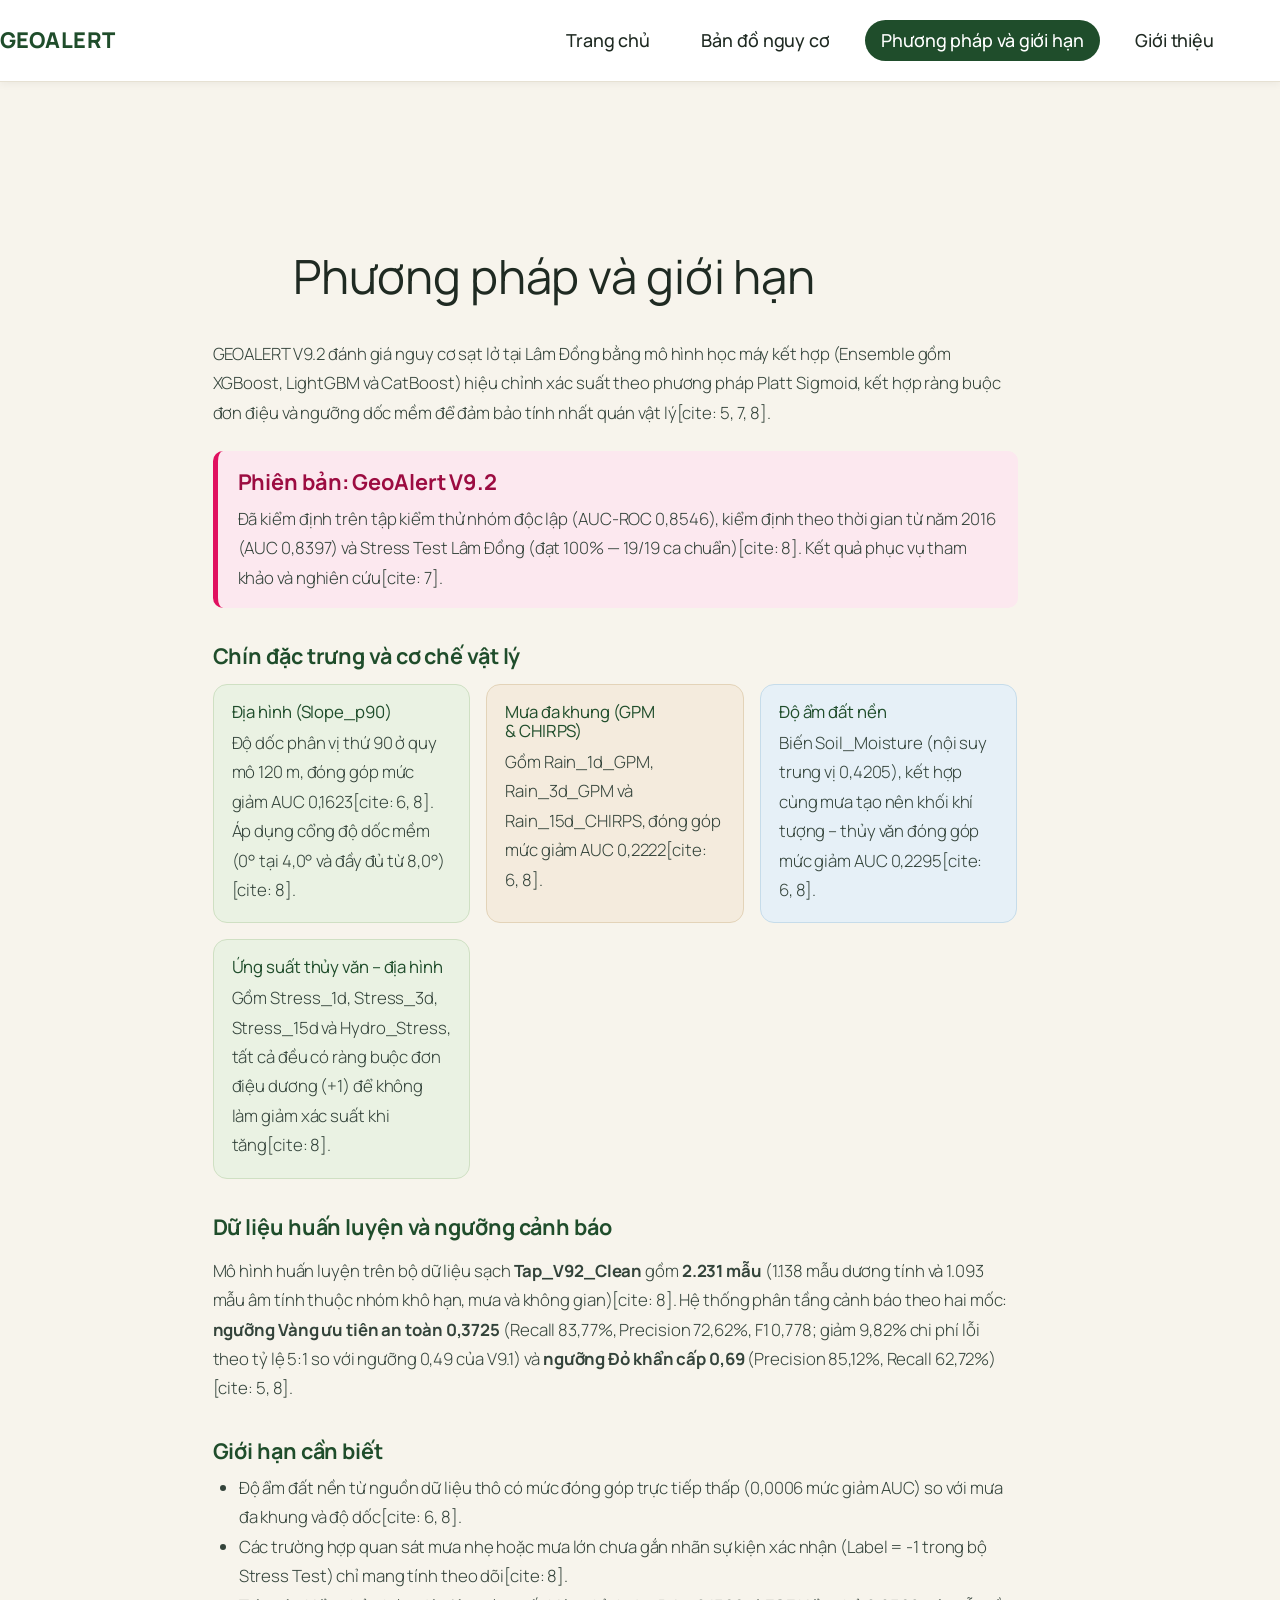
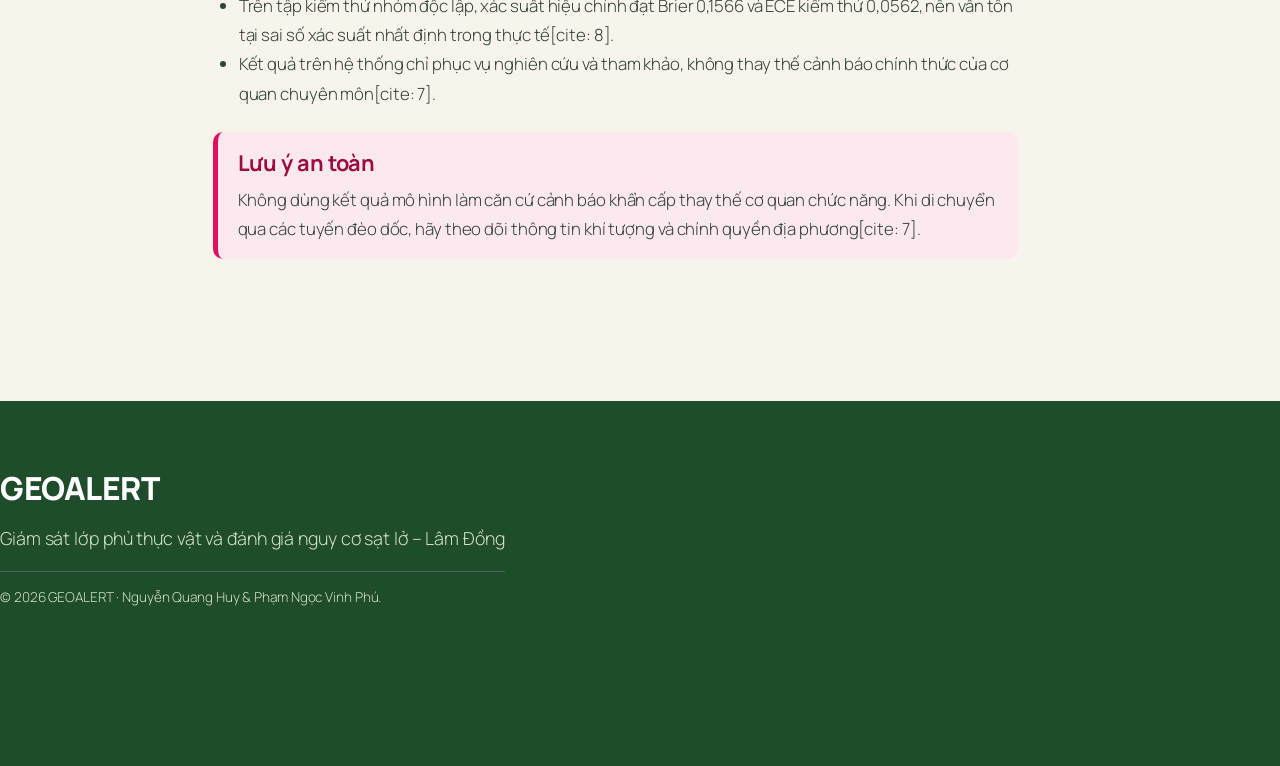
<file: phuong-phap-va-gioi-han/index.html>
<!DOCTYPE html>
<html lang="vi">
<head><meta charset="UTF-8">
	
	<meta name="viewport" content="width=device-width, initial-scale=1">
<meta name="robots" content="max-image-preview:large">
<title>Phương pháp và giới hạn – GEOALERT</title>




<style id="wp-img-auto-sizes-contain-inline-css">
img:is([sizes=auto i],[sizes^="auto," i]){contain-intrinsic-size:3000px 1500px}
/*# sourceURL=wp-img-auto-sizes-contain-inline-css */
</style>
<style id="wp-block-site-title-inline-css">
.wp-block-site-title{box-sizing:border-box}.wp-block-site-title :where(a){color:inherit;font-family:inherit;font-size:inherit;font-style:inherit;font-weight:inherit;letter-spacing:inherit;line-height:inherit;text-decoration:inherit}
/*# sourceURL=https://benkz15.github.io/GEOALERT/wp-includes/blocks/site-title/style.min.css */
</style>
<style id="wp-block-navigation-link-inline-css">
.wp-block-navigation .wp-block-navigation-item__label{overflow-wrap:break-word}.wp-block-navigation .wp-block-navigation-item__description{display:none}.link-ui-tools{outline:1px solid #f0f0f0;padding:8px}.link-ui-block-inserter{padding-top:8px}.link-ui-block-inserter__back{margin-left:8px;text-transform:uppercase}
/*# sourceURL=https://benkz15.github.io/GEOALERT/wp-includes/blocks/navigation-link/style.min.css */
</style>
<style id="wp-block-navigation-inline-css">
.wp-block-navigation{position:relative}.wp-block-navigation ul{margin-bottom:0;margin-left:0;margin-top:0;padding-left:0}.wp-block-navigation ul,.wp-block-navigation ul li{list-style:none}.wp-block-navigation .wp-block-navigation-item{align-items:center;background-color:inherit;display:flex;position:relative}.wp-block-navigation .wp-block-navigation-item .wp-block-navigation__submenu-container:empty{display:none}.wp-block-navigation .wp-block-navigation-item__content{display:block;z-index:1}.wp-block-navigation .wp-block-navigation-item__content.wp-block-navigation-item__content{color:inherit}.wp-block-navigation.has-text-decoration-underline .wp-block-navigation-item__content,.wp-block-navigation.has-text-decoration-underline .wp-block-navigation-item__content:active,.wp-block-navigation.has-text-decoration-underline .wp-block-navigation-item__content:focus{text-decoration:underline}.wp-block-navigation.has-text-decoration-line-through .wp-block-navigation-item__content,.wp-block-navigation.has-text-decoration-line-through .wp-block-navigation-item__content:active,.wp-block-navigation.has-text-decoration-line-through .wp-block-navigation-item__content:focus{text-decoration:line-through}.wp-block-navigation :where(a),.wp-block-navigation :where(a:active),.wp-block-navigation :where(a:focus){text-decoration:none}.wp-block-navigation .wp-block-navigation__submenu-icon{align-self:center;background-color:inherit;border:none;color:currentColor;display:inline-block;font-size:inherit;height:.6em;line-height:0;margin-left:.25em;padding:0;width:.6em}.wp-block-navigation .wp-block-navigation__submenu-icon svg{stroke:currentColor;display:inline-block;height:inherit;margin-top:.075em;width:inherit}.wp-block-navigation{--navigation-layout-justification-setting:flex-start;--navigation-layout-direction:row;--navigation-layout-wrap:wrap;--navigation-layout-justify:flex-start;--navigation-layout-align:center}.wp-block-navigation.is-vertical{--navigation-layout-direction:column;--navigation-layout-justify:initial;--navigation-layout-align:flex-start}.wp-block-navigation.no-wrap{--navigation-layout-wrap:nowrap}.wp-block-navigation.items-justified-center{--navigation-layout-justification-setting:center;--navigation-layout-justify:center}.wp-block-navigation.items-justified-center.is-vertical{--navigation-layout-align:center}.wp-block-navigation.items-justified-right{--navigation-layout-justification-setting:flex-end;--navigation-layout-justify:flex-end}.wp-block-navigation.items-justified-right.is-vertical{--navigation-layout-align:flex-end}.wp-block-navigation.items-justified-space-between{--navigation-layout-justification-setting:space-between;--navigation-layout-justify:space-between}:where(.wp-block-navigation) ul li{padding:0}.wp-block-navigation .has-child .wp-block-navigation__submenu-container{align-items:normal;background-color:inherit;color:inherit;display:flex;flex-direction:column;opacity:0;position:absolute;z-index:2}@media not (prefers-reduced-motion){.wp-block-navigation .has-child .wp-block-navigation__submenu-container{transition:opacity .1s linear}}.wp-block-navigation .has-child .wp-block-navigation__submenu-container{height:0;overflow:hidden;visibility:hidden;width:0}.wp-block-navigation .has-child .wp-block-navigation__submenu-container>.wp-block-navigation-item>.wp-block-navigation-item__content{display:flex;flex-grow:1;padding:.5em 1em}.wp-block-navigation .has-child .wp-block-navigation__submenu-container>.wp-block-navigation-item>.wp-block-navigation-item__content .wp-block-navigation__submenu-icon{margin-left:auto;margin-right:0}.wp-block-navigation .has-child .wp-block-navigation__submenu-container .wp-block-navigation-item__content{margin:0}.wp-block-navigation .has-child .wp-block-navigation__submenu-container{left:-1px;top:100%}@media (min-width:782px){.wp-block-navigation .has-child .wp-block-navigation__submenu-container .wp-block-navigation__submenu-container{left:100%;top:-1px}.wp-block-navigation .has-child .wp-block-navigation__submenu-container .wp-block-navigation__submenu-container:before{background:transparent;content:"";display:block;height:100%;position:absolute;right:100%;width:.5em}.wp-block-navigation .has-child .wp-block-navigation__submenu-container .wp-block-navigation__submenu-icon{margin-right:.25em}.wp-block-navigation .has-child .wp-block-navigation__submenu-container .wp-block-navigation__submenu-icon svg{transform:rotate(-90deg)}}@media (hover:hover){.wp-block-navigation .has-child:not(.open-on-click):hover>.wp-block-navigation__submenu-container{height:auto;min-width:200px;opacity:1;overflow:visible;visibility:visible;width:auto}}.wp-block-navigation .has-child .wp-block-navigation-submenu__toggle[aria-expanded=true]~.wp-block-navigation__submenu-container,.wp-block-navigation .has-child:not(.open-on-click):not(.open-on-hover-click):focus-within>.wp-block-navigation__submenu-container{height:auto;min-width:200px;opacity:1;overflow:visible;visibility:visible;width:auto}.wp-block-navigation .has-child.open-always{align-items:var(--navigation-layout-align,initial);flex-direction:var(--navigation-layout-direction,initial);flex-wrap:var(--navigation-layout-wrap,wrap);gap:var(--wp--style--block-gap,2em)}.wp-block-navigation .has-child.open-always,.wp-block-navigation .has-child.open-always .wp-block-navigation-item{justify-content:var(--navigation-layout-justify,initial)}.wp-block-navigation .has-child.open-always .wp-block-navigation__submenu-container,.wp-block-navigation .has-child.open-always.wp-block-navigation-submenu{gap:var(--wp--style--block-gap,2em)}.wp-block-navigation .has-child.open-always .wp-block-navigation-item,.wp-block-navigation .has-child.open-always .wp-block-navigation__submenu-container,.wp-block-navigation .has-child.open-always.wp-block-navigation-submenu{padding-bottom:0;padding-top:0}.wp-block-navigation .has-child.open-always .wp-block-navigation__submenu-container{padding-left:var(--wp--style--block-gap,2em);padding-right:var(--wp--style--block-gap,2em)}.wp-block-navigation .has-child.open-always .wp-block-navigation__submenu-container .wp-block-navigation-item__content{padding:0}.wp-block-navigation .has-child.open-always .wp-block-navigation__submenu-container>.wp-block-navigation-item>.wp-block-navigation-item__content,.wp-block-navigation .has-child.open-always>.wp-block-navigation-item__content{flex-grow:0}.wp-block-navigation .has-child.open-always>.wp-block-navigation__submenu-container{background-color:transparent;border:none;color:inherit;flex-basis:100%;height:auto;opacity:1;overflow:visible;position:static;visibility:visible;width:auto}.wp-block-navigation.has-background .has-child .wp-block-navigation__submenu-container{left:0;top:100%}@media (min-width:782px){.wp-block-navigation.has-background .has-child .wp-block-navigation__submenu-container .wp-block-navigation__submenu-container{left:100%;top:0}}.wp-block-navigation-submenu{display:flex;position:relative}.wp-block-navigation-submenu .wp-block-navigation__submenu-icon svg{stroke:currentColor}button.wp-block-navigation-item__content{background-color:transparent;border:none;color:currentColor;font-family:inherit;font-size:inherit;font-style:inherit;font-weight:inherit;letter-spacing:inherit;line-height:inherit;text-align:left;text-transform:inherit}.wp-block-navigation-submenu__toggle{cursor:pointer}.wp-block-navigation-submenu__toggle[aria-expanded=true]+.wp-block-navigation__submenu-icon>svg,.wp-block-navigation-submenu__toggle[aria-expanded=true]>svg{transform:rotate(180deg)}.wp-block-navigation-item.open-on-click .wp-block-navigation-submenu__toggle{padding-left:0;padding-right:.85em}.wp-block-navigation-item.open-on-click .wp-block-navigation-submenu__toggle+.wp-block-navigation__submenu-icon{margin-left:-.6em;pointer-events:none}.wp-block-navigation-item.open-on-click button.wp-block-navigation-item__content:not(.wp-block-navigation-submenu__toggle){padding:0}.wp-block-navigation .wp-block-page-list,.wp-block-navigation__container,.wp-block-navigation__responsive-close,.wp-block-navigation__responsive-container,.wp-block-navigation__responsive-container-content,.wp-block-navigation__responsive-dialog{gap:inherit}:where(.wp-block-navigation.has-background .wp-block-navigation-item a:not(.wp-element-button)),:where(.wp-block-navigation.has-background .wp-block-navigation-submenu a:not(.wp-element-button)){padding:.5em 1em}:where(.wp-block-navigation .wp-block-navigation__submenu-container .wp-block-navigation-item a:not(.wp-element-button)),:where(.wp-block-navigation .wp-block-navigation__submenu-container .wp-block-navigation-submenu a:not(.wp-element-button)),:where(.wp-block-navigation .wp-block-navigation__submenu-container .wp-block-navigation-submenu button.wp-block-navigation-item__content),:where(.wp-block-navigation .wp-block-navigation__submenu-container .wp-block-pages-list__item button.wp-block-navigation-item__content){padding:.5em 1em}.wp-block-navigation.items-justified-right .wp-block-navigation__container .has-child .wp-block-navigation__submenu-container,.wp-block-navigation.items-justified-right .wp-block-page-list>.has-child .wp-block-navigation__submenu-container,.wp-block-navigation.items-justified-space-between .wp-block-page-list>.has-child:last-child .wp-block-navigation__submenu-container,.wp-block-navigation.items-justified-space-between>.wp-block-navigation__container>.has-child:last-child .wp-block-navigation__submenu-container{left:auto;right:0}.wp-block-navigation.items-justified-right .wp-block-navigation__container .has-child .wp-block-navigation__submenu-container .wp-block-navigation__submenu-container,.wp-block-navigation.items-justified-right .wp-block-page-list>.has-child .wp-block-navigation__submenu-container .wp-block-navigation__submenu-container,.wp-block-navigation.items-justified-space-between .wp-block-page-list>.has-child:last-child .wp-block-navigation__submenu-container .wp-block-navigation__submenu-container,.wp-block-navigation.items-justified-space-between>.wp-block-navigation__container>.has-child:last-child .wp-block-navigation__submenu-container .wp-block-navigation__submenu-container{left:-1px;right:-1px}@media (min-width:782px){.wp-block-navigation.items-justified-right .wp-block-navigation__container .has-child .wp-block-navigation__submenu-container .wp-block-navigation__submenu-container,.wp-block-navigation.items-justified-right .wp-block-page-list>.has-child .wp-block-navigation__submenu-container .wp-block-navigation__submenu-container,.wp-block-navigation.items-justified-space-between .wp-block-page-list>.has-child:last-child .wp-block-navigation__submenu-container .wp-block-navigation__submenu-container,.wp-block-navigation.items-justified-space-between>.wp-block-navigation__container>.has-child:last-child .wp-block-navigation__submenu-container .wp-block-navigation__submenu-container{left:auto;right:100%}}.wp-block-navigation:not(.has-background) .wp-block-navigation__submenu-container{background-color:#fff;border:1px solid rgba(0,0,0,.15)}.wp-block-navigation.has-background .wp-block-navigation__submenu-container{background-color:inherit}.wp-block-navigation:not(.has-text-color) .wp-block-navigation__submenu-container{color:#000}.wp-block-navigation__container{align-items:var(--navigation-layout-align,initial);display:flex;flex-direction:var(--navigation-layout-direction,initial);flex-wrap:var(--navigation-layout-wrap,wrap);justify-content:var(--navigation-layout-justify,initial);list-style:none;margin:0;padding-left:0}.wp-block-navigation__container .is-responsive{display:none}.wp-block-navigation__container:only-child,.wp-block-page-list:only-child{flex-grow:1}@keyframes overlay-menu__fade-in-animation{0%{opacity:0;transform:translateY(.5em)}to{opacity:1;transform:translateY(0)}}.wp-block-navigation__responsive-container{bottom:0;display:none;left:0;position:fixed;right:0;top:0}.wp-block-navigation__responsive-container :where(.wp-block-navigation-item a){color:inherit}.wp-block-navigation__responsive-container .wp-block-navigation__responsive-container-content{align-items:var(--navigation-layout-align,initial);display:flex;flex-direction:var(--navigation-layout-direction,initial);flex-wrap:var(--navigation-layout-wrap,wrap);justify-content:var(--navigation-layout-justify,initial)}.wp-block-navigation__responsive-container:not(.is-menu-open.is-menu-open){background-color:inherit!important;color:inherit!important}.wp-block-navigation__responsive-container.is-menu-open{background-color:inherit;display:flex;flex-direction:column}@media not (prefers-reduced-motion){.wp-block-navigation__responsive-container.is-menu-open{animation:overlay-menu__fade-in-animation .1s ease-out;animation-fill-mode:forwards}}.wp-block-navigation__responsive-container.is-menu-open:not(.disable-default-overlay){padding:clamp(1rem,var(--wp--style--root--padding-top),20rem) clamp(1rem,var(--wp--style--root--padding-right),20rem) clamp(1rem,var(--wp--style--root--padding-bottom),20rem) clamp(1rem,var(--wp--style--root--padding-left),20rem)}.wp-block-navigation__responsive-container.is-menu-open{overflow:auto;z-index:100000}.wp-block-navigation__responsive-container.is-menu-open:not(.disable-default-overlay) .wp-block-navigation__responsive-container-content{padding-top:calc(2rem + 24px)}.wp-block-navigation__responsive-container.is-menu-open:where(:not(.disable-default-overlay)) .wp-block-navigation__responsive-container-content{align-items:var(--navigation-layout-justification-setting,inherit);display:flex;flex-direction:column;flex-wrap:nowrap;overflow:visible}.wp-block-navigation__responsive-container.is-menu-open:where(:not(.disable-default-overlay)) .wp-block-navigation__responsive-container-content,.wp-block-navigation__responsive-container.is-menu-open:where(:not(.disable-default-overlay)) .wp-block-navigation__responsive-container-content .wp-block-navigation__container,.wp-block-navigation__responsive-container.is-menu-open:where(:not(.disable-default-overlay)) .wp-block-navigation__responsive-container-content .wp-block-page-list{justify-content:flex-start}.wp-block-navigation__responsive-container.is-menu-open:where(:not(.disable-default-overlay)) .wp-block-navigation__responsive-container-content .wp-block-navigation__submenu-icon{display:none}.wp-block-navigation__responsive-container.is-menu-open:where(:not(.disable-default-overlay)) .wp-block-navigation__responsive-container-content .has-child .wp-block-navigation__submenu-container{border:none;height:auto;min-width:200px;opacity:1;overflow:initial;padding-left:2rem;padding-right:2rem;position:static;visibility:visible;width:auto}.wp-block-navigation__responsive-container.is-menu-open:where(:not(.disable-default-overlay)) .wp-block-navigation__responsive-container-content .wp-block-navigation__container,.wp-block-navigation__responsive-container.is-menu-open:where(:not(.disable-default-overlay)) .wp-block-navigation__responsive-container-content .wp-block-navigation__submenu-container{gap:inherit}.wp-block-navigation__responsive-container.is-menu-open:where(:not(.disable-default-overlay)) .wp-block-navigation__responsive-container-content .wp-block-navigation__submenu-container{padding-top:var(--wp--style--block-gap,2em)}.wp-block-navigation__responsive-container.is-menu-open:where(:not(.disable-default-overlay)) .wp-block-navigation__responsive-container-content .wp-block-navigation-item__content{padding:0}.wp-block-navigation__responsive-container.is-menu-open:where(:not(.disable-default-overlay)) .wp-block-navigation__responsive-container-content .wp-block-navigation-item,.wp-block-navigation__responsive-container.is-menu-open:where(:not(.disable-default-overlay)) .wp-block-navigation__responsive-container-content .wp-block-navigation__container,.wp-block-navigation__responsive-container.is-menu-open:where(:not(.disable-default-overlay)) .wp-block-navigation__responsive-container-content .wp-block-page-list{align-items:var(--navigation-layout-justification-setting,initial);display:flex;flex-direction:column}.wp-block-navigation__responsive-container.is-menu-open:where(:not(.disable-default-overlay)) .wp-block-navigation-item,.wp-block-navigation__responsive-container.is-menu-open:where(:not(.disable-default-overlay)) .wp-block-navigation-item .wp-block-navigation__submenu-container,.wp-block-navigation__responsive-container.is-menu-open:where(:not(.disable-default-overlay)) .wp-block-navigation__container,.wp-block-navigation__responsive-container.is-menu-open:where(:not(.disable-default-overlay)) .wp-block-page-list{background:transparent!important;color:inherit!important}.wp-block-navigation__responsive-container.is-menu-open:where(:not(.disable-default-overlay)) .wp-block-navigation__submenu-container.wp-block-navigation__submenu-container.wp-block-navigation__submenu-container.wp-block-navigation__submenu-container{left:auto;right:auto}.wp-block-navigation__responsive-container.disable-default-overlay .wp-block-navigation__overlay-container{display:none;width:100%}.wp-block-navigation__responsive-container.disable-default-overlay .wp-block-navigation__responsive-close{max-width:none}.wp-block-navigation__responsive-container.disable-default-overlay.is-menu-open .wp-block-navigation__responsive-container-content>:not(.wp-block-navigation__overlay-container){display:none}.wp-block-navigation__responsive-container.disable-default-overlay.is-menu-open .wp-block-navigation__responsive-container-content .wp-block-navigation__overlay-container{display:block}.wp-block-navigation__responsive-container.disable-default-overlay.is-menu-open .wp-block-navigation__responsive-container-content .wp-block-navigation__overlay-container .wp-block-navigation__submenu-container{left:0;right:auto}@media (min-width:600px){.wp-block-navigation__responsive-container:not(.hidden-by-default):not(.is-menu-open){background-color:inherit;display:block;position:relative;width:100%;z-index:auto}.wp-block-navigation__responsive-container:not(.hidden-by-default):not(.is-menu-open) .wp-block-navigation__responsive-container-close{display:none}.wp-block-navigation__responsive-container.is-menu-open .wp-block-navigation__submenu-container.wp-block-navigation__submenu-container.wp-block-navigation__submenu-container.wp-block-navigation__submenu-container{left:0}}.wp-block-navigation:not(.has-background) .wp-block-navigation__responsive-container.is-menu-open:not(.disable-default-overlay){background-color:#fff}.wp-block-navigation:not(.has-text-color) .wp-block-navigation__responsive-container.is-menu-open:not(.disable-default-overlay){color:#000}.wp-block-navigation__toggle_button_label{font-size:1rem;font-weight:700}.wp-block-navigation__responsive-container-close,.wp-block-navigation__responsive-container-open{background:transparent;border:none;color:currentColor;cursor:pointer;margin:0;padding:0;text-transform:inherit;vertical-align:middle}.wp-block-navigation__responsive-container-close svg,.wp-block-navigation__responsive-container-open svg{fill:currentColor;display:block;height:24px;pointer-events:none;width:24px}.wp-block-navigation__responsive-container-open{display:flex}.wp-block-navigation__responsive-container-open.wp-block-navigation__responsive-container-open.wp-block-navigation__responsive-container-open{font-family:inherit;font-size:inherit;font-weight:inherit}@media (min-width:600px){.wp-block-navigation__responsive-container-open:not(.always-shown){display:none}}.wp-block-navigation__responsive-container-close{position:absolute;right:0;top:0;z-index:2}.wp-block-navigation__responsive-container-close.wp-block-navigation__responsive-container-close.wp-block-navigation__responsive-container-close{font-family:inherit;font-size:inherit;font-weight:inherit}.disable-default-overlay .wp-block-navigation__responsive-container-close{right:clamp(1rem,var(--wp--style--root--padding-left),20rem);top:clamp(1rem,var(--wp--style--root--padding-left),20rem)}.wp-block-navigation__responsive-close{width:100%}.has-modal-open .wp-block-navigation__responsive-close{margin-left:auto;margin-right:auto;max-width:var(--wp--style--global--wide-size,100%)}.wp-block-navigation__responsive-close:focus{outline:none}.is-menu-open .wp-block-navigation__responsive-close,.is-menu-open .wp-block-navigation__responsive-container-content,.is-menu-open .wp-block-navigation__responsive-dialog{box-sizing:border-box}.wp-block-navigation__responsive-dialog{position:relative}.has-modal-open .admin-bar .is-menu-open:where(:not(.disable-default-overlay)) .wp-block-navigation__responsive-dialog{margin-top:46px}@media (min-width:782px){.has-modal-open .admin-bar .is-menu-open:where(:not(.disable-default-overlay)) .wp-block-navigation__responsive-dialog{margin-top:32px}}html.has-modal-open{overflow:hidden}
/*# sourceURL=https://benkz15.github.io/GEOALERT/wp-includes/blocks/navigation/style.min.css */
</style>
<style id="wp-block-group-inline-css">
.wp-block-group{box-sizing:border-box}:where(.wp-block-group.wp-block-group-is-layout-constrained){position:relative}
/*# sourceURL=https://benkz15.github.io/GEOALERT/wp-includes/blocks/group/style.min.css */
</style>
<style id="wp-block-post-title-inline-css">
.wp-block-post-title{box-sizing:border-box;word-break:break-word}.wp-block-post-title :where(a){display:inline-block;font-family:inherit;font-size:inherit;font-style:inherit;font-weight:inherit;letter-spacing:inherit;line-height:inherit;text-decoration:inherit}
/*# sourceURL=https://benkz15.github.io/GEOALERT/wp-includes/blocks/post-title/style.min.css */
</style>
<style id="wp-block-post-content-inline-css">
.wp-block-post-content{display:flow-root}
/*# sourceURL=https://benkz15.github.io/GEOALERT/wp-includes/blocks/post-content/style.min.css */
</style>
<style id="wp-block-site-tagline-inline-css">
.wp-block-site-tagline{box-sizing:border-box}
/*# sourceURL=https://benkz15.github.io/GEOALERT/wp-includes/blocks/site-tagline/style.min.css */
</style>
<style id="wp-block-spacer-inline-css">
.wp-block-spacer{clear:both}
/*# sourceURL=https://benkz15.github.io/GEOALERT/wp-includes/blocks/spacer/style.min.css */
</style>
<style id="wp-block-columns-inline-css">
.wp-block-columns{box-sizing:border-box;display:flex;flex-wrap:wrap!important}@media (min-width:782px){.wp-block-columns{flex-wrap:nowrap!important}}.wp-block-columns{align-items:normal!important}.wp-block-columns.are-vertically-aligned-top{align-items:flex-start}.wp-block-columns.are-vertically-aligned-center{align-items:center}.wp-block-columns.are-vertically-aligned-bottom{align-items:flex-end}@media (max-width:781px){.wp-block-columns:not(.is-not-stacked-on-mobile)>.wp-block-column{flex-basis:100%!important}}@media (min-width:782px){.wp-block-columns:not(.is-not-stacked-on-mobile)>.wp-block-column{flex-basis:0;flex-grow:1}.wp-block-columns:not(.is-not-stacked-on-mobile)>.wp-block-column[style*=flex-basis]{flex-grow:0}}.wp-block-columns.is-not-stacked-on-mobile{flex-wrap:nowrap!important}.wp-block-columns.is-not-stacked-on-mobile>.wp-block-column{flex-basis:0;flex-grow:1}.wp-block-columns.is-not-stacked-on-mobile>.wp-block-column[style*=flex-basis]{flex-grow:0}:where(.wp-block-columns){margin-bottom:1.75em}:where(.wp-block-columns.has-background){padding:1.25em 2.375em}.wp-block-column{flex-grow:1;min-width:0;overflow-wrap:break-word;word-break:break-word}.wp-block-column.is-vertically-aligned-top{align-self:flex-start}.wp-block-column.is-vertically-aligned-center{align-self:center}.wp-block-column.is-vertically-aligned-bottom{align-self:flex-end}.wp-block-column.is-vertically-aligned-stretch{align-self:stretch}.wp-block-column.is-vertically-aligned-bottom,.wp-block-column.is-vertically-aligned-center,.wp-block-column.is-vertically-aligned-top{width:100%}
/*# sourceURL=https://benkz15.github.io/GEOALERT/wp-includes/blocks/columns/style.min.css */
</style>
<style id="wp-emoji-styles-inline-css">

	img.wp-smiley, img.emoji {
		display: inline !important;
		border: none !important;
		box-shadow: none !important;
		height: 1em !important;
		width: 1em !important;
		margin: 0 0.07em !important;
		vertical-align: -0.1em !important;
		background: none !important;
		padding: 0 !important;
	}
/*# sourceURL=wp-emoji-styles-inline-css */
</style>
<style id="wp-block-library-inline-css">
:root{--wp-block-synced-color:#7a00df;--wp-block-synced-color--rgb:122,0,223;--wp-bound-block-color:var(--wp-block-synced-color);--wp-editor-canvas-background:#ddd;--wp-admin-theme-color:#007cba;--wp-admin-theme-color--rgb:0,124,186;--wp-admin-theme-color-darker-10:#006ba1;--wp-admin-theme-color-darker-10--rgb:0,107,160.5;--wp-admin-theme-color-darker-20:#005a87;--wp-admin-theme-color-darker-20--rgb:0,90,135;--wp-admin-border-width-focus:2px}@media (min-resolution:192dpi){:root{--wp-admin-border-width-focus:1.5px}}.wp-element-button{cursor:pointer}:root .has-very-light-gray-background-color{background-color:#eee}:root .has-very-dark-gray-background-color{background-color:#313131}:root .has-very-light-gray-color{color:#eee}:root .has-very-dark-gray-color{color:#313131}:root .has-vivid-green-cyan-to-vivid-cyan-blue-gradient-background{background:linear-gradient(135deg,#00d084,#0693e3)}:root .has-purple-crush-gradient-background{background:linear-gradient(135deg,#34e2e4,#4721fb 50%,#ab1dfe)}:root .has-hazy-dawn-gradient-background{background:linear-gradient(135deg,#faaca8,#dad0ec)}:root .has-subdued-olive-gradient-background{background:linear-gradient(135deg,#fafae1,#67a671)}:root .has-atomic-cream-gradient-background{background:linear-gradient(135deg,#fdd79a,#004a59)}:root .has-nightshade-gradient-background{background:linear-gradient(135deg,#330968,#31cdcf)}:root .has-midnight-gradient-background{background:linear-gradient(135deg,#020381,#2874fc)}:root{--wp--preset--font-size--normal:16px;--wp--preset--font-size--huge:42px}.has-regular-font-size{font-size:1em}.has-larger-font-size{font-size:2.625em}.has-normal-font-size{font-size:var(--wp--preset--font-size--normal)}.has-huge-font-size{font-size:var(--wp--preset--font-size--huge)}:root .has-text-align-center{text-align:center}:root .has-text-align-left{text-align:left}:root .has-text-align-right{text-align:right}.has-fit-text{white-space:nowrap!important}#end-resizable-editor-section{display:none}.aligncenter{clear:both}.items-justified-left{justify-content:flex-start}.items-justified-center{justify-content:center}.items-justified-right{justify-content:flex-end}.items-justified-space-between{justify-content:space-between}.screen-reader-text{word-wrap:normal!important;border:0;clip-path:inset(50%);height:1px;margin:-1px;overflow:hidden;padding:0;position:absolute;width:1px;word-break:normal!important}.screen-reader-text:focus{background-color:#ddd;clip-path:none;color:#444;display:block;font-size:1em;height:auto;left:5px;line-height:normal;padding:15px 23px 14px;text-decoration:none;top:5px;width:auto;z-index:100000}html :where(.has-border-color){border-style:solid}html :where([style^=border-color],[style*=";border-color"],[style*="; border-color"]){border-style:solid}html :where([style^=border-top-color],[style*=";border-top-color"],[style*="; border-top-color"]){border-top-style:solid}html :where([style^=border-right-color],[style*=";border-right-color"],[style*="; border-right-color"]){border-right-style:solid}html :where([style^=border-bottom-color],[style*=";border-bottom-color"],[style*="; border-bottom-color"]){border-bottom-style:solid}html :where([style^=border-left-color],[style*=";border-left-color"],[style*="; border-left-color"]){border-left-style:solid}html :where([style^=border-width],[style*=";border-width"],[style*="; border-width"]){border-style:solid}html :where([style^=border-top-width],[style*=";border-top-width"],[style*="; border-top-width"]){border-top-style:solid}html :where([style^=border-right-width],[style*=";border-right-width"],[style*="; border-right-width"]){border-right-style:solid}html :where([style^=border-bottom-width],[style*=";border-bottom-width"],[style*="; border-bottom-width"]){border-bottom-style:solid}html :where([style^=border-left-width],[style*=";border-left-width"],[style*="; border-left-width"]){border-left-style:solid}html :where(img[class*=wp-image-]){height:auto;max-width:100%}:where(figure){margin:0 0 1em}html :where(.is-position-sticky){--wp-admin--admin-bar--position-offset:var(--wp-admin--admin-bar--height,0px)}@media screen and (max-width:600px){html :where(.is-position-sticky){--wp-admin--admin-bar--position-offset:0px}}
/*# sourceURL=/wp-includes/css/dist/block-library/common.min.css */
</style>
<style id="global-styles-inline-css">
:root{--wp--preset--aspect-ratio--square: 1;--wp--preset--aspect-ratio--4-3: 4/3;--wp--preset--aspect-ratio--3-4: 3/4;--wp--preset--aspect-ratio--3-2: 3/2;--wp--preset--aspect-ratio--2-3: 2/3;--wp--preset--aspect-ratio--16-9: 16/9;--wp--preset--aspect-ratio--9-16: 9/16;--wp--preset--color--black: #000000;--wp--preset--color--cyan-bluish-gray: #abb8c3;--wp--preset--color--white: #ffffff;--wp--preset--color--pale-pink: #f78da7;--wp--preset--color--vivid-red: #cf2e2e;--wp--preset--color--luminous-vivid-orange: #ff6900;--wp--preset--color--luminous-vivid-amber: #fcb900;--wp--preset--color--light-green-cyan: #7bdcb5;--wp--preset--color--vivid-green-cyan: #00d084;--wp--preset--color--pale-cyan-blue: #8ed1fc;--wp--preset--color--vivid-cyan-blue: #0693e3;--wp--preset--color--vivid-purple: #9b51e0;--wp--preset--color--base: #FFFFFF;--wp--preset--color--contrast: #111111;--wp--preset--color--accent-1: #FFEE58;--wp--preset--color--accent-2: #F6CFF4;--wp--preset--color--accent-3: #503AA8;--wp--preset--color--accent-4: #686868;--wp--preset--color--accent-5: #FBFAF3;--wp--preset--color--accent-6: color-mix(in srgb, currentColor 20%, transparent);--wp--preset--gradient--vivid-cyan-blue-to-vivid-purple: linear-gradient(135deg,rgb(6,147,227) 0%,rgb(155,81,224) 100%);--wp--preset--gradient--light-green-cyan-to-vivid-green-cyan: linear-gradient(135deg,rgb(122,220,180) 0%,rgb(0,208,130) 100%);--wp--preset--gradient--luminous-vivid-amber-to-luminous-vivid-orange: linear-gradient(135deg,rgb(252,185,0) 0%,rgb(255,105,0) 100%);--wp--preset--gradient--luminous-vivid-orange-to-vivid-red: linear-gradient(135deg,rgb(255,105,0) 0%,rgb(207,46,46) 100%);--wp--preset--gradient--very-light-gray-to-cyan-bluish-gray: linear-gradient(135deg,rgb(238,238,238) 0%,rgb(169,184,195) 100%);--wp--preset--gradient--cool-to-warm-spectrum: linear-gradient(135deg,rgb(74,234,220) 0%,rgb(151,120,209) 20%,rgb(207,42,186) 40%,rgb(238,44,130) 60%,rgb(251,105,98) 80%,rgb(254,248,76) 100%);--wp--preset--gradient--blush-light-purple: linear-gradient(135deg,rgb(255,206,236) 0%,rgb(152,150,240) 100%);--wp--preset--gradient--blush-bordeaux: linear-gradient(135deg,rgb(254,205,165) 0%,rgb(254,45,45) 50%,rgb(107,0,62) 100%);--wp--preset--gradient--luminous-dusk: linear-gradient(135deg,rgb(255,203,112) 0%,rgb(199,81,192) 50%,rgb(65,88,208) 100%);--wp--preset--gradient--pale-ocean: linear-gradient(135deg,rgb(255,245,203) 0%,rgb(182,227,212) 50%,rgb(51,167,181) 100%);--wp--preset--gradient--electric-grass: linear-gradient(135deg,rgb(202,248,128) 0%,rgb(113,206,126) 100%);--wp--preset--gradient--midnight: linear-gradient(135deg,rgb(2,3,129) 0%,rgb(40,116,252) 100%);--wp--preset--font-size--small: 0.875rem;--wp--preset--font-size--medium: clamp(1rem, 1rem + ((1vw - 0.2rem) * 0.196), 1.125rem);--wp--preset--font-size--large: clamp(1.125rem, 1.125rem + ((1vw - 0.2rem) * 0.392), 1.375rem);--wp--preset--font-size--x-large: clamp(1.75rem, 1.75rem + ((1vw - 0.2rem) * 0.392), 2rem);--wp--preset--font-size--xx-large: clamp(2.15rem, 2.15rem + ((1vw - 0.2rem) * 1.333), 3rem);--wp--preset--font-family--manrope: Manrope, sans-serif;--wp--preset--font-family--fira-code: "Fira Code", monospace;--wp--preset--spacing--20: 10px;--wp--preset--spacing--30: 20px;--wp--preset--spacing--40: 30px;--wp--preset--spacing--50: clamp(30px, 5vw, 50px);--wp--preset--spacing--60: clamp(30px, 7vw, 70px);--wp--preset--spacing--70: clamp(50px, 7vw, 90px);--wp--preset--spacing--80: clamp(70px, 10vw, 140px);--wp--preset--shadow--natural: 6px 6px 9px rgba(0, 0, 0, 0.2);--wp--preset--shadow--deep: 12px 12px 50px rgba(0, 0, 0, 0.4);--wp--preset--shadow--sharp: 6px 6px 0px rgba(0, 0, 0, 0.2);--wp--preset--shadow--outlined: 6px 6px 0px -3px rgb(255, 255, 255), 6px 6px rgb(0, 0, 0);--wp--preset--shadow--crisp: 6px 6px 0px rgb(0, 0, 0);}.wp-block-button{--wp--preset--dimension--25: 25%;--wp--preset--dimension--50: 50%;--wp--preset--dimension--75: 75%;--wp--preset--dimension--100: 100%;}:root { --wp--style--global--content-size: 645px;--wp--style--global--wide-size: 1340px; }:where(body) { margin: 0; }.wp-site-blocks { padding-top: var(--wp--style--root--padding-top); padding-bottom: var(--wp--style--root--padding-bottom); }.has-global-padding { padding-right: var(--wp--style--root--padding-right); padding-left: var(--wp--style--root--padding-left); }.has-global-padding > .alignfull { margin-right: calc(var(--wp--style--root--padding-right) * -1); margin-left: calc(var(--wp--style--root--padding-left) * -1); }.has-global-padding :where(:not(.alignfull.is-layout-flow) > .has-global-padding:not(.wp-block-block, .alignfull)) { padding-right: 0; padding-left: 0; }.has-global-padding :where(:not(.alignfull.is-layout-flow) > .has-global-padding:not(.wp-block-block, .alignfull)) > .alignfull { margin-left: 0; margin-right: 0; }.wp-site-blocks > .alignleft { float: left; margin-right: 2em; }.wp-site-blocks > .alignright { float: right; margin-left: 2em; }.wp-site-blocks > .aligncenter { justify-content: center; margin-left: auto; margin-right: auto; }:where(.wp-site-blocks) > * { margin-block-start: 1.2rem; margin-block-end: 0; }:where(.wp-site-blocks) > :first-child { margin-block-start: 0; }:where(.wp-site-blocks) > :last-child { margin-block-end: 0; }:root { --wp--style--block-gap: 1.2rem; }:root :where(.is-layout-flow) > :first-child{margin-block-start: 0;}:root :where(.is-layout-flow) > :last-child{margin-block-end: 0;}:root :where(.is-layout-flow) > *{margin-block-start: 1.2rem;margin-block-end: 0;}:root :where(.is-layout-constrained) > :first-child{margin-block-start: 0;}:root :where(.is-layout-constrained) > :last-child{margin-block-end: 0;}:root :where(.is-layout-constrained) > *{margin-block-start: 1.2rem;margin-block-end: 0;}:root :where(.is-layout-flex){gap: 1.2rem;}:root :where(.is-layout-grid){gap: 1.2rem;}.is-layout-flow > .alignleft{float: left;margin-inline-start: 0;margin-inline-end: 2em;}.is-layout-flow > .alignright{float: right;margin-inline-start: 2em;margin-inline-end: 0;}.is-layout-flow > .aligncenter{margin-left: auto !important;margin-right: auto !important;}.is-layout-constrained > .alignleft{float: left;margin-inline-start: 0;margin-inline-end: 2em;}.is-layout-constrained > .alignright{float: right;margin-inline-start: 2em;margin-inline-end: 0;}.is-layout-constrained > .aligncenter{margin-left: auto !important;margin-right: auto !important;}.is-layout-constrained > :where(:not(.alignleft):not(.alignright):not(.alignfull)){max-width: var(--wp--style--global--content-size);margin-left: auto !important;margin-right: auto !important;}.is-layout-constrained > .alignwide{max-width: var(--wp--style--global--wide-size);}body .is-layout-flex{display: flex;}.is-layout-flex{flex-wrap: wrap;align-items: center;}.is-layout-flex > :is(*, div){margin: 0;}body .is-layout-grid{display: grid;}.is-layout-grid > :is(*, div){margin: 0;}body{background-color: var(--wp--preset--color--base);color: var(--wp--preset--color--contrast);font-family: var(--wp--preset--font-family--manrope);font-size: var(--wp--preset--font-size--large);font-weight: 300;letter-spacing: -0.1px;line-height: 1.4;--wp--style--root--padding-top: 0px;--wp--style--root--padding-right: var(--wp--preset--spacing--50);--wp--style--root--padding-bottom: 0px;--wp--preset--spacing--50);}a:where(:not(.wp-element-button)){color: currentColor;}:root :where(a:where(:not(.wp-element-button)):hover){text-decoration: none;}h1, h2, h3, h4, h5, h6{font-weight: 400;letter-spacing: -0.1px;line-height: 1.125;}h1{font-size: var(--wp--preset--font-size--xx-large);}h2{font-size: var(--wp--preset--font-size--x-large);}h3{font-size: var(--wp--preset--font-size--large);}h4{font-size: var(--wp--preset--font-size--medium);}h5{font-size: var(--wp--preset--font-size--small);letter-spacing: 0.5px;}h6{font-size: var(--wp--preset--font-size--small);font-weight: 700;letter-spacing: 1.4px;text-transform: uppercase;}:root :where(.wp-element-button, .wp-block-button__link){background-color: var(--wp--preset--color--contrast);border-width: 0;color: var(--wp--preset--color--base);font-family: inherit;font-size: var(--wp--preset--font-size--medium);font-style: inherit;font-weight: inherit;letter-spacing: inherit;line-height: inherit;padding-top: 1rem;padding-right: 2.25rem;padding-bottom: 1rem;padding-left: 2.25rem;text-decoration: none;text-transform: inherit;}:root :where(.wp-element-button:hover, .wp-block-button__link:hover){background-color: color-mix(in srgb, var(--wp--preset--color--contrast) 85%, transparent);border-color: transparent;color: var(--wp--preset--color--base);}:root :where(.wp-element-button:focus, .wp-block-button__link:focus){outline-color: var(--wp--preset--color--accent-4);outline-offset: 2px;}:root :where(.wp-element-caption, .wp-block-audio figcaption, .wp-block-embed figcaption, .wp-block-gallery figcaption, .wp-block-image figcaption, .wp-block-table figcaption, .wp-block-video figcaption){font-size: var(--wp--preset--font-size--small);line-height: 1.4;}.has-black-color{color: var(--wp--preset--color--black) !important;}.has-cyan-bluish-gray-color{color: var(--wp--preset--color--cyan-bluish-gray) !important;}.has-white-color{color: var(--wp--preset--color--white) !important;}.has-pale-pink-color{color: var(--wp--preset--color--pale-pink) !important;}.has-vivid-red-color{color: var(--wp--preset--color--vivid-red) !important;}.has-luminous-vivid-orange-color{color: var(--wp--preset--color--luminous-vivid-orange) !important;}.has-luminous-vivid-amber-color{color: var(--wp--preset--color--luminous-vivid-amber) !important;}.has-light-green-cyan-color{color: var(--wp--preset--color--light-green-cyan) !important;}.has-vivid-green-cyan-color{color: var(--wp--preset--color--vivid-green-cyan) !important;}.has-pale-cyan-blue-color{color: var(--wp--preset--color--pale-cyan-blue) !important;}.has-vivid-cyan-blue-color{color: var(--wp--preset--color--vivid-cyan-blue) !important;}.has-vivid-purple-color{color: var(--wp--preset--color--vivid-purple) !important;}.has-base-color{color: var(--wp--preset--color--base) !important;}.has-contrast-color{color: var(--wp--preset--color--contrast) !important;}.has-accent-1-color{color: var(--wp--preset--color--accent-1) !important;}.has-accent-2-color{color: var(--wp--preset--color--accent-2) !important;}.has-accent-3-color{color: var(--wp--preset--color--accent-3) !important;}.has-accent-4-color{color: var(--wp--preset--color--accent-4) !important;}.has-accent-5-color{color: var(--wp--preset--color--accent-5) !important;}.has-accent-6-color{color: var(--wp--preset--color--accent-6) !important;}.has-black-background-color{background-color: var(--wp--preset--color--black) !important;}.has-cyan-bluish-gray-background-color{background-color: var(--wp--preset--color--cyan-bluish-gray) !important;}.has-white-background-color{background-color: var(--wp--preset--color--white) !important;}.has-pale-pink-background-color{background-color: var(--wp--preset--color--pale-pink) !important;}.has-vivid-red-background-color{background-color: var(--wp--preset--color--vivid-red) !important;}.has-luminous-vivid-orange-background-color{background-color: var(--wp--preset--color--luminous-vivid-orange) !important;}.has-luminous-vivid-amber-background-color{background-color: var(--wp--preset--color--luminous-vivid-amber) !important;}.has-light-green-cyan-background-color{background-color: var(--wp--preset--color--light-green-cyan) !important;}.has-vivid-green-cyan-background-color{background-color: var(--wp--preset--color--vivid-green-cyan) !important;}.has-pale-cyan-blue-background-color{background-color: var(--wp--preset--color--pale-cyan-blue) !important;}.has-vivid-cyan-blue-background-color{background-color: var(--wp--preset--color--vivid-cyan-blue) !important;}.has-vivid-purple-background-color{background-color: var(--wp--preset--color--vivid-purple) !important;}.has-base-background-color{background-color: var(--wp--preset--color--base) !important;}.has-contrast-background-color{background-color: var(--wp--preset--color--contrast) !important;}.has-accent-1-background-color{background-color: var(--wp--preset--color--accent-1) !important;}.has-accent-2-background-color{background-color: var(--wp--preset--color--accent-2) !important;}.has-accent-3-background-color{background-color: var(--wp--preset--color--accent-3) !important;}.has-accent-4-background-color{background-color: var(--wp--preset--color--accent-4) !important;}.has-accent-5-background-color{background-color: var(--wp--preset--color--accent-5) !important;}.has-accent-6-background-color{background-color: var(--wp--preset--color--accent-6) !important;}.has-black-border-color{border-color: var(--wp--preset--color--black) !important;}.has-cyan-bluish-gray-border-color{border-color: var(--wp--preset--color--cyan-bluish-gray) !important;}.has-white-border-color{border-color: var(--wp--preset--color--white) !important;}.has-pale-pink-border-color{border-color: var(--wp--preset--color--pale-pink) !important;}.has-vivid-red-border-color{border-color: var(--wp--preset--color--vivid-red) !important;}.has-luminous-vivid-orange-border-color{border-color: var(--wp--preset--color--luminous-vivid-orange) !important;}.has-luminous-vivid-amber-border-color{border-color: var(--wp--preset--color--luminous-vivid-amber) !important;}.has-light-green-cyan-border-color{border-color: var(--wp--preset--color--light-green-cyan) !important;}.has-vivid-green-cyan-border-color{border-color: var(--wp--preset--color--vivid-green-cyan) !important;}.has-pale-cyan-blue-border-color{border-color: var(--wp--preset--color--pale-cyan-blue) !important;}.has-vivid-cyan-blue-border-color{border-color: var(--wp--preset--color--vivid-cyan-blue) !important;}.has-vivid-purple-border-color{border-color: var(--wp--preset--color--vivid-purple) !important;}.has-base-border-color{border-color: var(--wp--preset--color--base) !important;}.has-contrast-border-color{border-color: var(--wp--preset--color--contrast) !important;}.has-accent-1-border-color{border-color: var(--wp--preset--color--accent-1) !important;}.has-accent-2-border-color{border-color: var(--wp--preset--color--accent-2) !important;}.has-accent-3-border-color{border-color: var(--wp--preset--color--accent-3) !important;}.has-accent-4-border-color{border-color: var(--wp--preset--color--accent-4) !important;}.has-accent-5-border-color{border-color: var(--wp--preset--color--accent-5) !important;}.has-accent-6-border-color{border-color: var(--wp--preset--color--accent-6) !important;}.has-vivid-cyan-blue-to-vivid-purple-gradient-background{background: var(--wp--preset--gradient--vivid-cyan-blue-to-vivid-purple) !important;}.has-light-green-cyan-to-vivid-green-cyan-gradient-background{background: var(--wp--preset--gradient--light-green-cyan-to-vivid-green-cyan) !important;}.has-luminous-vivid-amber-to-luminous-vivid-orange-gradient-background{background: var(--wp--preset--gradient--luminous-vivid-amber-to-luminous-vivid-orange) !important;}.has-luminous-vivid-orange-to-vivid-red-gradient-background{background: var(--wp--preset--gradient--luminous-vivid-orange-to-vivid-red) !important;}.has-very-light-gray-to-cyan-bluish-gray-gradient-background{background: var(--wp--preset--gradient--very-light-gray-to-cyan-bluish-gray) !important;}.has-cool-to-warm-spectrum-gradient-background{background: var(--wp--preset--gradient--cool-to-warm-spectrum) !important;}.has-blush-light-purple-gradient-background{background: var(--wp--preset--gradient--blush-light-purple) !important;}.has-blush-bordeaux-gradient-background{background: var(--wp--preset--gradient--blush-bordeaux) !important;}.has-luminous-dusk-gradient-background{background: var(--wp--preset--gradient--luminous-dusk) !important;}.has-pale-ocean-gradient-background{background: var(--wp--preset--gradient--pale-ocean) !important;}.has-electric-grass-gradient-background{background: var(--wp--preset--gradient--electric-grass) !important;}.has-midnight-gradient-background{background: var(--wp--preset--gradient--midnight) !important;}.has-small-font-size{font-size: var(--wp--preset--font-size--small) !important;}.has-medium-font-size{font-size: var(--wp--preset--font-size--medium) !important;}.has-large-font-size{font-size: var(--wp--preset--font-size--large) !important;}.has-x-large-font-size{font-size: var(--wp--preset--font-size--x-large) !important;}.has-xx-large-font-size{font-size: var(--wp--preset--font-size--xx-large) !important;}.has-manrope-font-family{font-family: var(--wp--preset--font-family--manrope) !important;}.has-fira-code-font-family{font-family: var(--wp--preset--font-family--fira-code) !important;}
:root :where(.wp-block-columns-is-layout-flow) > :first-child{margin-block-start: 0;}:root :where(.wp-block-columns-is-layout-flow) > :last-child{margin-block-end: 0;}:root :where(.wp-block-columns-is-layout-flow) > *{margin-block-start: var(--wp--preset--spacing--50);margin-block-end: 0;}:root :where(.wp-block-columns-is-layout-constrained) > :first-child{margin-block-start: 0;}:root :where(.wp-block-columns-is-layout-constrained) > :last-child{margin-block-end: 0;}:root :where(.wp-block-columns-is-layout-constrained) > *{margin-block-start: var(--wp--preset--spacing--50);margin-block-end: 0;}:root :where(.wp-block-columns-is-layout-flex){gap: var(--wp--preset--spacing--50);}:root :where(.wp-block-columns-is-layout-grid){gap: var(--wp--preset--spacing--50);}
:root :where(.wp-block-post-title a:where(:not(.wp-element-button))){text-decoration: none;}
:root :where(.wp-block-post-title a:where(:not(.wp-element-button)):hover){text-decoration: underline;}
:root :where(.wp-block-site-tagline){font-size: var(--wp--preset--font-size--medium);}
:root :where(.wp-block-site-title){font-weight: 700;letter-spacing: -.5px;}
:root :where(.wp-block-site-title a:where(:not(.wp-element-button))){text-decoration: none;}
:root :where(.wp-block-site-title a:where(:not(.wp-element-button)):hover){text-decoration: underline;}
:root :where(.wp-block-navigation){font-size: var(--wp--preset--font-size--medium);}
:root :where(.wp-block-navigation a:where(:not(.wp-element-button))){text-decoration: none;}
:root :where(.wp-block-navigation a:where(:not(.wp-element-button)):hover){text-decoration: underline;}
/*# sourceURL=global-styles-inline-css */
</style>
<style id="core-block-supports-inline-css">
.wp-container-core-navigation-is-layout-6e943505{justify-content:flex-end;}.wp-container-core-group-is-layout-fbffc046{flex-wrap:nowrap;gap:var(--wp--preset--spacing--10);justify-content:flex-end;}.wp-container-core-group-is-layout-ec1e7a1e{flex-wrap:nowrap;justify-content:space-between;}.wp-container-core-columns-is-layout-794e3cfa{flex-wrap:nowrap;}.wp-container-core-group-is-layout-cf54d0a6{justify-content:space-between;align-items:flex-start;}
/*# sourceURL=core-block-supports-inline-css */
</style>
<style id="wp-block-template-skip-link-inline-css">
/*! This file is auto-generated */
.skip-link.screen-reader-text{border:0;clip-path:inset(50%);height:1px;margin:-1px;overflow:hidden;padding:0;position:absolute!important;width:1px;word-wrap:normal!important;word-break:normal!important}.skip-link.screen-reader-text:focus{background-color:#eee;clip-path:none;color:#444;display:block;font-size:1em;height:auto;left:5px;line-height:normal;padding:15px 23px 14px;text-decoration:none;top:5px;width:auto;z-index:100000}
/*# sourceURL=/wp-includes/css/wp-block-template-skip-link.min.css */
</style>
<link rel="stylesheet" id="geoalert-style-css" href="https://benkz15.github.io/GEOALERT/wp-content/plugins/Geoalert-map/geoalert-style.css?ver=1792836913" media="all">
<style id="twentytwentyfive-style-inline-css">
a{text-decoration-thickness:1px!important;text-underline-offset:.1em}:where(.wp-site-blocks :focus){outline-width:2px;outline-style:solid}.wp-block-navigation .wp-block-navigation-submenu .wp-block-navigation-item:not(:last-child){margin-bottom:3px}.wp-block-navigation .wp-block-navigation-item .wp-block-navigation-item__content{outline-offset:4px}.wp-block-navigation .wp-block-navigation-item ul.wp-block-navigation__submenu-container .wp-block-navigation-item__content{outline-offset:0}blockquote,caption,figcaption,h1,h2,h3,h4,h5,h6,p{text-wrap:pretty}.more-link{display:block}:where(pre){overflow-x:auto}
/*# sourceURL=https://benkz15.github.io/GEOALERT/wp-content/themes/twentytwentyfive/style.min.css */
</style>
<link rel="EditURI" type="application/rsd+xml" title="RSD" href="https://benkz15.github.io/GEOALERT/xmlrpc.php?rsd">
<meta name="generator" content="WordPress 7.1.4">
<link rel="canonical" href="https://benkz15.github.io/GEOALERT/phuong-phap-va-gioi-han/">
<link rel="shortlink" href="https://benkz15.github.io/GEOALERT/?p=15">
<script id="wp-importmap" type="importmap">
{"imports":{"@wordpress/interactivity":"https://benkz15.github.io/GEOALERT/wp-includes/js/dist/script-modules/interactivity/index.min.js?ver=6a43cba92ed701f32cd9"}}
</script>
<link rel="modulepreload" href="https://benkz15.github.io/GEOALERT/wp-includes/js/dist/script-modules/interactivity/index.min.js?ver=6a43cba92ed701f32cd9" id="@wordpress/interactivity-js-modulepreload" fetchpriority="low">
<style class="wp-fonts-local">
@font-face{font-family:Manrope;font-style:normal;font-weight:200 800;font-display:fallback;src:url('https://benkz15.github.io/GEOALERT/wp-content/themes/twentytwentyfive/assets/fonts/manrope/Manrope-VariableFont_wght.woff2') format('woff2');}
@font-face{font-family:"Fira Code";font-style:normal;font-weight:300 700;font-display:fallback;src:url('https://benkz15.github.io/GEOALERT/wp-content/themes/twentytwentyfive/assets/fonts/fira-code/FiraCode-VariableFont_wght.woff2') format('woff2');}
</style>
</head>

<body class="wp-singular page-template-default page page-id-15 wp-embed-responsive wp-theme-twentytwentyfive">

<a class="skip-link screen-reader-text" id="wp-skip-link" href="#wp--skip-link--target">Chuyển đến phần nội dung</a><div class="wp-site-blocks"><header class="wp-block-template-part">
<div class="wp-block-group alignfull is-layout-flow wp-block-group-is-layout-flow">
	
	<div class="wp-block-group has-global-padding is-layout-constrained wp-block-group-is-layout-constrained">
		
		<div class="wp-block-group alignwide is-content-justification-space-between is-nowrap is-layout-flex wp-container-core-group-is-layout-ec1e7a1e wp-block-group-is-layout-flex" style="padding-top:var(--wp--preset--spacing--30);padding-bottom:var(--wp--preset--spacing--30)">
			<p class="wp-block-site-title"><a href="https://benkz15.github.io/GEOALERT/" target="_self" rel="home">GEOALERT</a></p>
			
			<div class="wp-block-group is-content-justification-right is-nowrap is-layout-flex wp-container-core-group-is-layout-fbffc046 wp-block-group-is-layout-flex">
				<nav class="is-responsive items-justified-right wp-block-navigation is-content-justification-right is-layout-flex wp-container-core-navigation-is-layout-6e943505 wp-block-navigation-is-layout-flex" data-wp-interactive="core/navigation" data-wp-context='{"overlayOpenedBy":{"click":false,"hover":false,"focus":false},"type":"overlay","roleAttribute":"","ariaLabel":"Menu"}'><button aria-haspopup="dialog" aria-label="Mở menu" class="wp-block-navigation__responsive-container-open" data-wp-on--click="actions.openMenuOnClick" data-wp-on--keydown="actions.handleMenuKeydown"><svg width="24" height="24" xmlns="http://www.w3.org/2000/svg" viewbox="0 0 24 24" aria-hidden="true" focusable="false"><path d="M4 7.5h16v1.5H4z"></path><path d="M4 15h16v1.5H4z"></path></svg></button>
				<div class="wp-block-navigation__responsive-container has-text-color has-contrast-color has-background has-base-background-color" id="modal-1" data-wp-class--has-modal-open="state.isMenuOpen" data-wp-class--is-menu-open="state.isMenuOpen" data-wp-watch="callbacks.initMenu" data-wp-on--keydown="actions.handleMenuKeydown" data-wp-on--focusout="actions.handleMenuFocusout" tabindex="-1">
					<div class="wp-block-navigation__responsive-close" tabindex="-1">
						<div class="wp-block-navigation__responsive-dialog" data-wp-bind--aria-modal="state.ariaModal" data-wp-bind--aria-label="state.ariaLabel" data-wp-bind--role="state.roleAttribute">
							<button aria-label="Đóng menu" class="wp-block-navigation__responsive-container-close" data-wp-on--click="actions.closeMenuOnClick"><svg xmlns="http://www.w3.org/2000/svg" viewbox="0 0 24 24" width="24" height="24" aria-hidden="true" focusable="false"><path d="m13.06 12 6.47-6.47-1.06-1.06L12 10.94 5.53 4.47 4.47 5.53 10.94 12l-6.47 6.47 1.06 1.06L12 13.06l6.47 6.47 1.06-1.06L13.06 12Z"></path></svg></button>
							<div class="wp-block-navigation__responsive-container-content" data-wp-watch="callbacks.focusFirstElement" id="modal-1-content">
								<ul class="wp-block-navigation__container is-responsive items-justified-right wp-block-navigation"><li class="wp-block-navigation-item wp-block-navigation-link"><a class="wp-block-navigation-item__content" href="https://benkz15.github.io/GEOALERT/"><span class="wp-block-navigation-item__label">Trang chủ</span></a></li><li class="wp-block-navigation-item wp-block-navigation-link"><a class="wp-block-navigation-item__content" href="https://benkz15.github.io/GEOALERT/ban-do-nguy-co/"><span class="wp-block-navigation-item__label">Bản đồ nguy cơ</span></a></li><li class="wp-block-navigation-item current-menu-item wp-block-navigation-link"><a class="wp-block-navigation-item__content" href="https://benkz15.github.io/GEOALERT/phuong-phap-va-gioi-han/" aria-current="page"><span class="wp-block-navigation-item__label">Phương pháp và giới hạn</span></a></li><li class="wp-block-navigation-item wp-block-navigation-link"><a class="wp-block-navigation-item__content" href="https://benkz15.github.io/GEOALERT/gioi-thieu/"><span class="wp-block-navigation-item__label">Giới thiệu</span></a></li></ul>
								
							</div>
						</div>
					</div>
				</div></nav>
			</div>
			
		</div>
		
	</div>
	
</div>


</header>


<main id="wp--skip-link--target" class="wp-block-group has-global-padding is-layout-constrained wp-block-group-is-layout-constrained" style="margin-top:var(--wp--preset--spacing--60)">
	
	<div class="wp-block-group alignfull has-global-padding is-layout-constrained wp-block-group-is-layout-constrained" style="padding-top:var(--wp--preset--spacing--60);padding-bottom:var(--wp--preset--spacing--60)">
		
		<h1 class="wp-block-post-title">Phương pháp và giới hạn</h1>
		<div class="entry-content alignfull wp-block-post-content has-global-padding is-layout-constrained wp-block-post-content-is-layout-constrained">
<div class="ga-page">
  <p>GEOALERT V9.2 đánh giá nguy cơ sạt lở tại Lâm Đồng bằng mô hình học máy kết hợp (Ensemble gồm XGBoost, LightGBM và CatBoost) hiệu chỉnh xác suất theo phương pháp Platt Sigmoid, kết hợp ràng buộc đơn điệu và ngưỡng dốc mềm để đảm bảo tính nhất quán vật lý[cite: 5, 7, 8].</p>

  <div class="ga-warn">
    <strong>Phiên bản: GeoAlert V9.2</strong>
    <p>Đã kiểm định trên tập kiểm thử nhóm độc lập (AUC-ROC 0,8546), kiểm định theo thời gian từ năm 2016 (AUC 0,8397) và Stress Test Lâm Đồng (đạt 100% — 19/19 ca chuẩn)[cite: 8]. Kết quả phục vụ tham khảo và nghiên cứu[cite: 7].</p>
  </div>

  <h2>Chín đặc trưng và cơ chế vật lý</h2>
  <div class="ga-factors">
    <div class="ga-factor">
      <h3>Địa hình (Slope_p90)</h3>
      <p>Độ dốc phân vị thứ 90 ở quy mô 120 m, đóng góp mức giảm AUC 0,1623[cite: 6, 8]. Áp dụng cổng độ dốc mềm (0° tại 4,0° và đầy đủ từ 8,0°)[cite: 8].</p>
    </div>
    <div class="ga-factor">
      <h3>Mưa đa khung (GPM &amp; CHIRPS)</h3>
      <p>Gồm Rain_1d_GPM, Rain_3d_GPM và Rain_15d_CHIRPS, đóng góp mức giảm AUC 0,2222[cite: 6, 8].</p>
    </div>
    <div class="ga-factor">
      <h3>Độ ẩm đất nền</h3>
      <p>Biến Soil_Moisture (nội suy trung vị 0,4205), kết hợp cùng mưa tạo nên khối khí tượng – thủy văn đóng góp mức giảm AUC 0,2295[cite: 6, 8].</p>
    </div>
    <div class="ga-factor">
      <h3>Ứng suất thủy văn – địa hình</h3>
      <p>Gồm Stress_1d, Stress_3d, Stress_15d và Hydro_Stress, tất cả đều có ràng buộc đơn điệu dương (+1) để không làm giảm xác suất khi tăng[cite: 8].</p>
    </div>
  </div>

  <h2>Dữ liệu huấn luyện và ngưỡng cảnh báo</h2>
  <p>Mô hình huấn luyện trên bộ dữ liệu sạch <strong>Tap_V92_Clean</strong> gồm <strong>2.231 mẫu</strong> (1.138 mẫu dương tính và 1.093 mẫu âm tính thuộc nhóm khô hạn, mưa và không gian)[cite: 8]. Hệ thống phân tầng cảnh báo theo hai mốc: <strong>ngưỡng Vàng ưu tiên an toàn 0,3725</strong> (Recall 83,77%, Precision 72,62%, F1 0,778; giảm 9,82% chi phí lỗi theo tỷ lệ 5:1 so với ngưỡng 0,49 của V9.1) và <strong>ngưỡng Đỏ khẩn cấp 0,69</strong> (Precision 85,12%, Recall 62,72%)[cite: 5, 8].</p>

  <h2>Giới hạn cần biết</h2>
  <ul>
    <li>Độ ẩm đất nền từ nguồn dữ liệu thô có mức đóng góp trực tiếp thấp (0,0006 mức giảm AUC) so với mưa đa khung và độ dốc[cite: 6, 8].</li>
    <li>Các trường hợp quan sát mưa nhẹ hoặc mưa lớn chưa gắn nhãn sự kiện xác nhận (Label = -1 trong bộ Stress Test) chỉ mang tính theo dõi[cite: 8].</li>
    <li>Trên tập kiểm thử nhóm độc lập, xác suất hiệu chỉnh đạt Brier 0,1566 và ECE kiểm thử 0,0562, nên vẫn tồn tại sai số xác suất nhất định trong thực tế[cite: 8].</li>
    <li>Kết quả trên hệ thống chỉ phục vụ nghiên cứu và tham khảo, không thay thế cảnh báo chính thức của cơ quan chuyên môn[cite: 7].</li>
  </ul>

  <div class="ga-warn">
    <strong>Lưu ý an toàn</strong>
    <p>Không dùng kết quả mô hình làm căn cứ cảnh báo khẩn cấp thay thế cơ quan chức năng. Khi di chuyển qua các tuyến đèo dốc, hãy theo dõi thông tin khí tượng và chính quyền địa phương[cite: 7].</p>
  </div>
</div>
</div>
	</div>
	
</main>


<footer class="wp-block-template-part">
<div class="wp-block-group has-global-padding is-layout-constrained wp-block-group-is-layout-constrained" style="padding-top:var(--wp--preset--spacing--60);padding-bottom:var(--wp--preset--spacing--50)">
<div class="wp-block-group alignwide is-layout-flow wp-block-group-is-layout-flow">
<div class="wp-block-group alignfull is-content-justification-space-between is-layout-flex wp-container-core-group-is-layout-cf54d0a6 wp-block-group-is-layout-flex">
<div class="wp-block-columns is-layout-flex wp-container-core-columns-is-layout-794e3cfa wp-block-columns-is-layout-flex">
<div class="wp-block-column is-layout-flow wp-block-column-is-layout-flow" style="flex-basis:100%"><h2 class="wp-block-site-title"><a href="https://benkz15.github.io/GEOALERT/" target="_self" rel="home">GEOALERT</a></h2>

<p class="wp-block-site-tagline">Giám sát lớp phủ thực vật và đánh giá nguy cơ sạt lở – Lâm Đồng</p>


<p class="ga-footer-note">© 2026 GEOALERT · Nguyễn Quang Huy &amp; Phạm Ngọc Vinh Phú.</p>
</div>



<div class="wp-block-column is-layout-flow wp-block-column-is-layout-flow">
<div style="height:var(--wp--preset--spacing--40);width:0px" aria-hidden="true" class="wp-block-spacer"></div>
</div>
</div>
</div>



<div style="height:var(--wp--preset--spacing--70)" aria-hidden="true" class="wp-block-spacer"></div>
</div>
</div>
</footer>
</div>
<script type="speculationrules">
{"prefetch":[{"source":"document","where":{"and":[{"href_matches":"/device-hp/*"},{"not":{"href_matches":["/device-hp/wp-*.php","/device-hp/wp-admin/*","/device-hp/wp-content/uploads/*","/device-hp/wp-content/*","/device-hp/wp-content/plugins/*","/device-hp/wp-content/themes/twentytwentyfive/*","/device-hp/*\\?(.+)"]}},{"not":{"selector_matches":"a[rel~=\"nofollow\"]"}},{"not":{"selector_matches":".no-preconnect, .no-prefetch a"}}]},"eagerness":"conservative"}]}
</script>
<script data-wp-router-options="{&quot;loadOnClientNavigation&quot;:true}" fetchpriority="low" id="@wordpress/block-library/navigation/view-js-module" src="https://benkz15.github.io/GEOALERT/wp-includes/js/dist/script-modules/block-library/navigation/view.min.js?ver=1bf28ded04f9f188bdcb" type="module"></script>
<script id="wp-emoji-settings" type="application/json">
{"baseUrl":"https://s.w.org/images/core/emoji/17.0.2/72x72/","ext":".png","svgUrl":"https://s.w.org/images/core/emoji/17.0.2/svg/","svgExt":".svg","source":{"concatemoji":"https://benkz15.github.io/GEOALERT/wp-includes/js/wp-emoji-release.min.js?ver=7.1.4"}}
</script>
<script type="module">
/*! This file is auto-generated */
var e="script#wp-emoji-settings",t=document.querySelector(e);if(!(t instanceof HTMLScriptElement))throw new Error("Element missing: "+e);const r=JSON.parse(t.text),s=(window._wpemojiSettings=r,"wpEmojiSettingsSupports"),o=["flag","emoji"];function i(e){try{var t={supportTests:e,timestamp:(new Date).valueOf()};sessionStorage.setItem(s,JSON.stringify(t))}catch(e){}}function c(e,t,n){e.clearRect(0,0,e.canvas.width,e.canvas.height),e.fillText(t,0,0);t=new Uint32Array(e.getImageData(0,0,e.canvas.width,e.canvas.height).data);e.clearRect(0,0,e.canvas.width,e.canvas.height),e.fillText(n,0,0);const r=new Uint32Array(e.getImageData(0,0,e.canvas.width,e.canvas.height).data);return t.every((e,t)=>e===r[t])}function p(e,t){e.clearRect(0,0,e.canvas.width,e.canvas.height),e.fillText(t,0,0);var n=e.getImageData(16,16,1,1);for(let e=0;e<n.data.length;e++)if(0!==n.data[e])return!1;return!0}function u(e,t,n,r){switch(t){case"flag":return n(e,"\ud83c\udff3\ufe0f\u200d\u26a7\ufe0f","\ud83c\udff3\ufe0f\u200b\u26a7\ufe0f")?!1:!n(e,"\ud83c\udde8\ud83c\uddf6","\ud83c\udde8\u200b\ud83c\uddf6")&&!n(e,"\ud83c\udff4\udb40\udc67\udb40\udc62\udb40\udc65\udb40\udc6e\udb40\udc67\udb40\udc7f","\ud83c\udff4\u200b\udb40\udc67\u200b\udb40\udc62\u200b\udb40\udc65\u200b\udb40\udc6e\u200b\udb40\udc67\u200b\udb40\udc7f");case"emoji":return!r(e,"\ud83e\u1fac8")}return!1}function f(e,t,n,r){let a;const s=(a="undefined"!=typeof WorkerGlobalScope&&self instanceof WorkerGlobalScope?new OffscreenCanvas(300,150):document.createElement("canvas")).getContext("2d",{willReadFrequently:!0}),o=(s.textBaseline="top",s.font="600 32px Arial",{});return e.forEach(e=>{o[e]=t(s,e,n,r)}),o}function a(e){var t=document.createElement("script");t.src=e,t.defer=!0,document.head.appendChild(t)}r.supports={everything:!0,everythingExceptFlag:!0},new Promise(t=>{let n=function(){try{var e=JSON.parse(sessionStorage.getItem(s));if("object"==typeof e&&"number"==typeof e.timestamp&&(new Date).valueOf()<e.timestamp+604800&&"object"==typeof e.supportTests)return e.supportTests}catch(e){}return null}();if(!n){if("undefined"!=typeof Worker&&"undefined"!=typeof OffscreenCanvas&&"undefined"!=typeof URL&&URL.createObjectURL&&"undefined"!=typeof Blob)try{var e="postMessage("+f.toString()+"("+[JSON.stringify(o),u.toString(),c.toString(),p.toString()].join(",")+"));",r=new Blob([e],{type:"text/javascript"});const a=new Worker(URL.createObjectURL(r),{name:"wpTestEmojiSupports"});return void(a.onmessage=e=>{i(n=e.data),a.terminate(),t(n)})}catch(e){}i(n=f(o,u,c,p))}t(n)}).then(e=>{for(const n in e)r.supports[n]=e[n],r.supports.everything=r.supports.everything&&r.supports[n],"flag"!==n&&(r.supports.everythingExceptFlag=r.supports.everythingExceptFlag&&r.supports[n]);var t;r.supports.everythingExceptFlag=r.supports.everythingExceptFlag&&!r.supports.flag,r.supports.everything||((t=r.source||{}).concatemoji?a(t.concatemoji):t.wpemoji&&t.twemoji&&(a(t.twemoji),a(t.wpemoji)))});
//# sourceURL=https://benkz15.github.io/GEOALERT/wp-includes/js/wp-emoji-loader.min.js
</script>
</body>
</html>
</file>
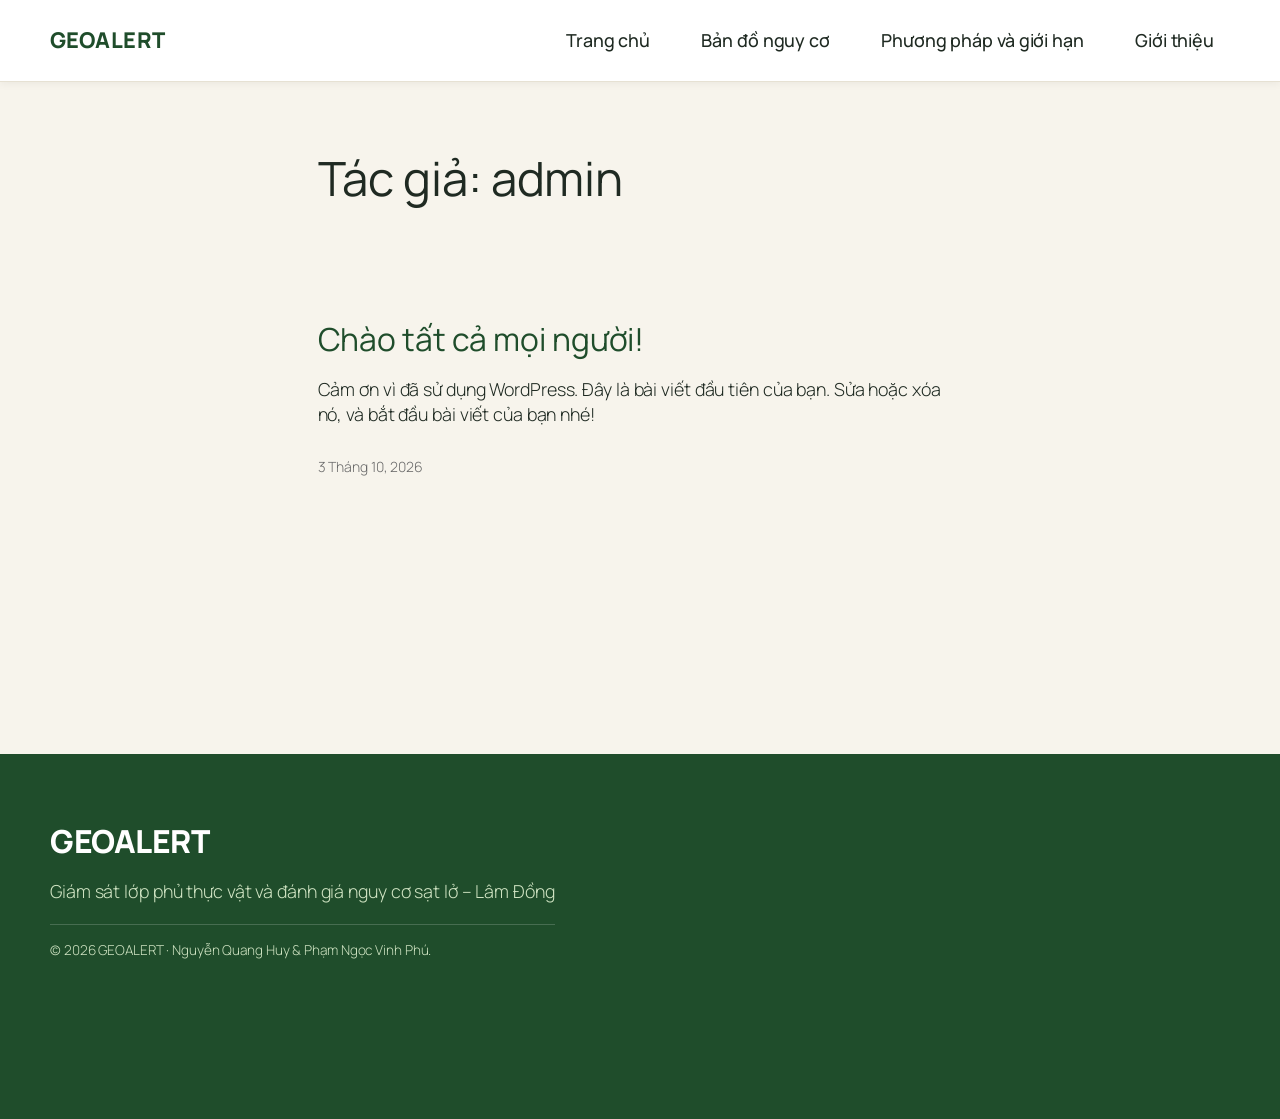
<file: author/admin/index.html>
<!DOCTYPE html>
<html lang="vi">
<head><meta charset="UTF-8">
	
	<meta name="viewport" content="width=device-width, initial-scale=1">
<meta name="robots" content="max-image-preview:large">
<title>admin – GEOALERT</title>



<style id="wp-img-auto-sizes-contain-inline-css">
img:is([sizes=auto i],[sizes^="auto," i]){contain-intrinsic-size:3000px 1500px}
/*# sourceURL=wp-img-auto-sizes-contain-inline-css */
</style>
<style id="wp-block-site-title-inline-css">
.wp-block-site-title{box-sizing:border-box}.wp-block-site-title :where(a){color:inherit;font-family:inherit;font-size:inherit;font-style:inherit;font-weight:inherit;letter-spacing:inherit;line-height:inherit;text-decoration:inherit}
/*# sourceURL=https://benkz15.github.io/GEOALERT/wp-includes/blocks/site-title/style.min.css */
</style>
<style id="wp-block-navigation-link-inline-css">
.wp-block-navigation .wp-block-navigation-item__label{overflow-wrap:break-word}.wp-block-navigation .wp-block-navigation-item__description{display:none}.link-ui-tools{outline:1px solid #f0f0f0;padding:8px}.link-ui-block-inserter{padding-top:8px}.link-ui-block-inserter__back{margin-left:8px;text-transform:uppercase}
/*# sourceURL=https://benkz15.github.io/GEOALERT/wp-includes/blocks/navigation-link/style.min.css */
</style>
<style id="wp-block-navigation-inline-css">
.wp-block-navigation{position:relative}.wp-block-navigation ul{margin-bottom:0;margin-left:0;margin-top:0;padding-left:0}.wp-block-navigation ul,.wp-block-navigation ul li{list-style:none}.wp-block-navigation .wp-block-navigation-item{align-items:center;background-color:inherit;display:flex;position:relative}.wp-block-navigation .wp-block-navigation-item .wp-block-navigation__submenu-container:empty{display:none}.wp-block-navigation .wp-block-navigation-item__content{display:block;z-index:1}.wp-block-navigation .wp-block-navigation-item__content.wp-block-navigation-item__content{color:inherit}.wp-block-navigation.has-text-decoration-underline .wp-block-navigation-item__content,.wp-block-navigation.has-text-decoration-underline .wp-block-navigation-item__content:active,.wp-block-navigation.has-text-decoration-underline .wp-block-navigation-item__content:focus{text-decoration:underline}.wp-block-navigation.has-text-decoration-line-through .wp-block-navigation-item__content,.wp-block-navigation.has-text-decoration-line-through .wp-block-navigation-item__content:active,.wp-block-navigation.has-text-decoration-line-through .wp-block-navigation-item__content:focus{text-decoration:line-through}.wp-block-navigation :where(a),.wp-block-navigation :where(a:active),.wp-block-navigation :where(a:focus){text-decoration:none}.wp-block-navigation .wp-block-navigation__submenu-icon{align-self:center;background-color:inherit;border:none;color:currentColor;display:inline-block;font-size:inherit;height:.6em;line-height:0;margin-left:.25em;padding:0;width:.6em}.wp-block-navigation .wp-block-navigation__submenu-icon svg{stroke:currentColor;display:inline-block;height:inherit;margin-top:.075em;width:inherit}.wp-block-navigation{--navigation-layout-justification-setting:flex-start;--navigation-layout-direction:row;--navigation-layout-wrap:wrap;--navigation-layout-justify:flex-start;--navigation-layout-align:center}.wp-block-navigation.is-vertical{--navigation-layout-direction:column;--navigation-layout-justify:initial;--navigation-layout-align:flex-start}.wp-block-navigation.no-wrap{--navigation-layout-wrap:nowrap}.wp-block-navigation.items-justified-center{--navigation-layout-justification-setting:center;--navigation-layout-justify:center}.wp-block-navigation.items-justified-center.is-vertical{--navigation-layout-align:center}.wp-block-navigation.items-justified-right{--navigation-layout-justification-setting:flex-end;--navigation-layout-justify:flex-end}.wp-block-navigation.items-justified-right.is-vertical{--navigation-layout-align:flex-end}.wp-block-navigation.items-justified-space-between{--navigation-layout-justification-setting:space-between;--navigation-layout-justify:space-between}:where(.wp-block-navigation) ul li{padding:0}.wp-block-navigation .has-child .wp-block-navigation__submenu-container{align-items:normal;background-color:inherit;color:inherit;display:flex;flex-direction:column;opacity:0;position:absolute;z-index:2}@media not (prefers-reduced-motion){.wp-block-navigation .has-child .wp-block-navigation__submenu-container{transition:opacity .1s linear}}.wp-block-navigation .has-child .wp-block-navigation__submenu-container{height:0;overflow:hidden;visibility:hidden;width:0}.wp-block-navigation .has-child .wp-block-navigation__submenu-container>.wp-block-navigation-item>.wp-block-navigation-item__content{display:flex;flex-grow:1;padding:.5em 1em}.wp-block-navigation .has-child .wp-block-navigation__submenu-container>.wp-block-navigation-item>.wp-block-navigation-item__content .wp-block-navigation__submenu-icon{margin-left:auto;margin-right:0}.wp-block-navigation .has-child .wp-block-navigation__submenu-container .wp-block-navigation-item__content{margin:0}.wp-block-navigation .has-child .wp-block-navigation__submenu-container{left:-1px;top:100%}@media (min-width:782px){.wp-block-navigation .has-child .wp-block-navigation__submenu-container .wp-block-navigation__submenu-container{left:100%;top:-1px}.wp-block-navigation .has-child .wp-block-navigation__submenu-container .wp-block-navigation__submenu-container:before{background:transparent;content:"";display:block;height:100%;position:absolute;right:100%;width:.5em}.wp-block-navigation .has-child .wp-block-navigation__submenu-container .wp-block-navigation__submenu-icon{margin-right:.25em}.wp-block-navigation .has-child .wp-block-navigation__submenu-container .wp-block-navigation__submenu-icon svg{transform:rotate(-90deg)}}@media (hover:hover){.wp-block-navigation .has-child:not(.open-on-click):hover>.wp-block-navigation__submenu-container{height:auto;min-width:200px;opacity:1;overflow:visible;visibility:visible;width:auto}}.wp-block-navigation .has-child .wp-block-navigation-submenu__toggle[aria-expanded=true]~.wp-block-navigation__submenu-container,.wp-block-navigation .has-child:not(.open-on-click):not(.open-on-hover-click):focus-within>.wp-block-navigation__submenu-container{height:auto;min-width:200px;opacity:1;overflow:visible;visibility:visible;width:auto}.wp-block-navigation .has-child.open-always{align-items:var(--navigation-layout-align,initial);flex-direction:var(--navigation-layout-direction,initial);flex-wrap:var(--navigation-layout-wrap,wrap);gap:var(--wp--style--block-gap,2em)}.wp-block-navigation .has-child.open-always,.wp-block-navigation .has-child.open-always .wp-block-navigation-item{justify-content:var(--navigation-layout-justify,initial)}.wp-block-navigation .has-child.open-always .wp-block-navigation__submenu-container,.wp-block-navigation .has-child.open-always.wp-block-navigation-submenu{gap:var(--wp--style--block-gap,2em)}.wp-block-navigation .has-child.open-always .wp-block-navigation-item,.wp-block-navigation .has-child.open-always .wp-block-navigation__submenu-container,.wp-block-navigation .has-child.open-always.wp-block-navigation-submenu{padding-bottom:0;padding-top:0}.wp-block-navigation .has-child.open-always .wp-block-navigation__submenu-container{padding-left:var(--wp--style--block-gap,2em);padding-right:var(--wp--style--block-gap,2em)}.wp-block-navigation .has-child.open-always .wp-block-navigation__submenu-container .wp-block-navigation-item__content{padding:0}.wp-block-navigation .has-child.open-always .wp-block-navigation__submenu-container>.wp-block-navigation-item>.wp-block-navigation-item__content,.wp-block-navigation .has-child.open-always>.wp-block-navigation-item__content{flex-grow:0}.wp-block-navigation .has-child.open-always>.wp-block-navigation__submenu-container{background-color:transparent;border:none;color:inherit;flex-basis:100%;height:auto;opacity:1;overflow:visible;position:static;visibility:visible;width:auto}.wp-block-navigation.has-background .has-child .wp-block-navigation__submenu-container{left:0;top:100%}@media (min-width:782px){.wp-block-navigation.has-background .has-child .wp-block-navigation__submenu-container .wp-block-navigation__submenu-container{left:100%;top:0}}.wp-block-navigation-submenu{display:flex;position:relative}.wp-block-navigation-submenu .wp-block-navigation__submenu-icon svg{stroke:currentColor}button.wp-block-navigation-item__content{background-color:transparent;border:none;color:currentColor;font-family:inherit;font-size:inherit;font-style:inherit;font-weight:inherit;letter-spacing:inherit;line-height:inherit;text-align:left;text-transform:inherit}.wp-block-navigation-submenu__toggle{cursor:pointer}.wp-block-navigation-submenu__toggle[aria-expanded=true]+.wp-block-navigation__submenu-icon>svg,.wp-block-navigation-submenu__toggle[aria-expanded=true]>svg{transform:rotate(180deg)}.wp-block-navigation-item.open-on-click .wp-block-navigation-submenu__toggle{padding-left:0;padding-right:.85em}.wp-block-navigation-item.open-on-click .wp-block-navigation-submenu__toggle+.wp-block-navigation__submenu-icon{margin-left:-.6em;pointer-events:none}.wp-block-navigation-item.open-on-click button.wp-block-navigation-item__content:not(.wp-block-navigation-submenu__toggle){padding:0}.wp-block-navigation .wp-block-page-list,.wp-block-navigation__container,.wp-block-navigation__responsive-close,.wp-block-navigation__responsive-container,.wp-block-navigation__responsive-container-content,.wp-block-navigation__responsive-dialog{gap:inherit}:where(.wp-block-navigation.has-background .wp-block-navigation-item a:not(.wp-element-button)),:where(.wp-block-navigation.has-background .wp-block-navigation-submenu a:not(.wp-element-button)){padding:.5em 1em}:where(.wp-block-navigation .wp-block-navigation__submenu-container .wp-block-navigation-item a:not(.wp-element-button)),:where(.wp-block-navigation .wp-block-navigation__submenu-container .wp-block-navigation-submenu a:not(.wp-element-button)),:where(.wp-block-navigation .wp-block-navigation__submenu-container .wp-block-navigation-submenu button.wp-block-navigation-item__content),:where(.wp-block-navigation .wp-block-navigation__submenu-container .wp-block-pages-list__item button.wp-block-navigation-item__content){padding:.5em 1em}.wp-block-navigation.items-justified-right .wp-block-navigation__container .has-child .wp-block-navigation__submenu-container,.wp-block-navigation.items-justified-right .wp-block-page-list>.has-child .wp-block-navigation__submenu-container,.wp-block-navigation.items-justified-space-between .wp-block-page-list>.has-child:last-child .wp-block-navigation__submenu-container,.wp-block-navigation.items-justified-space-between>.wp-block-navigation__container>.has-child:last-child .wp-block-navigation__submenu-container{left:auto;right:0}.wp-block-navigation.items-justified-right .wp-block-navigation__container .has-child .wp-block-navigation__submenu-container .wp-block-navigation__submenu-container,.wp-block-navigation.items-justified-right .wp-block-page-list>.has-child .wp-block-navigation__submenu-container .wp-block-navigation__submenu-container,.wp-block-navigation.items-justified-space-between .wp-block-page-list>.has-child:last-child .wp-block-navigation__submenu-container .wp-block-navigation__submenu-container,.wp-block-navigation.items-justified-space-between>.wp-block-navigation__container>.has-child:last-child .wp-block-navigation__submenu-container .wp-block-navigation__submenu-container{left:-1px;right:-1px}@media (min-width:782px){.wp-block-navigation.items-justified-right .wp-block-navigation__container .has-child .wp-block-navigation__submenu-container .wp-block-navigation__submenu-container,.wp-block-navigation.items-justified-right .wp-block-page-list>.has-child .wp-block-navigation__submenu-container .wp-block-navigation__submenu-container,.wp-block-navigation.items-justified-space-between .wp-block-page-list>.has-child:last-child .wp-block-navigation__submenu-container .wp-block-navigation__submenu-container,.wp-block-navigation.items-justified-space-between>.wp-block-navigation__container>.has-child:last-child .wp-block-navigation__submenu-container .wp-block-navigation__submenu-container{left:auto;right:100%}}.wp-block-navigation:not(.has-background) .wp-block-navigation__submenu-container{background-color:#fff;border:1px solid rgba(0,0,0,.15)}.wp-block-navigation.has-background .wp-block-navigation__submenu-container{background-color:inherit}.wp-block-navigation:not(.has-text-color) .wp-block-navigation__submenu-container{color:#000}.wp-block-navigation__container{align-items:var(--navigation-layout-align,initial);display:flex;flex-direction:var(--navigation-layout-direction,initial);flex-wrap:var(--navigation-layout-wrap,wrap);justify-content:var(--navigation-layout-justify,initial);list-style:none;margin:0;padding-left:0}.wp-block-navigation__container .is-responsive{display:none}.wp-block-navigation__container:only-child,.wp-block-page-list:only-child{flex-grow:1}@keyframes overlay-menu__fade-in-animation{0%{opacity:0;transform:translateY(.5em)}to{opacity:1;transform:translateY(0)}}.wp-block-navigation__responsive-container{bottom:0;display:none;left:0;position:fixed;right:0;top:0}.wp-block-navigation__responsive-container :where(.wp-block-navigation-item a){color:inherit}.wp-block-navigation__responsive-container .wp-block-navigation__responsive-container-content{align-items:var(--navigation-layout-align,initial);display:flex;flex-direction:var(--navigation-layout-direction,initial);flex-wrap:var(--navigation-layout-wrap,wrap);justify-content:var(--navigation-layout-justify,initial)}.wp-block-navigation__responsive-container:not(.is-menu-open.is-menu-open){background-color:inherit!important;color:inherit!important}.wp-block-navigation__responsive-container.is-menu-open{background-color:inherit;display:flex;flex-direction:column}@media not (prefers-reduced-motion){.wp-block-navigation__responsive-container.is-menu-open{animation:overlay-menu__fade-in-animation .1s ease-out;animation-fill-mode:forwards}}.wp-block-navigation__responsive-container.is-menu-open:not(.disable-default-overlay){padding:clamp(1rem,var(--wp--style--root--padding-top),20rem) clamp(1rem,var(--wp--style--root--padding-right),20rem) clamp(1rem,var(--wp--style--root--padding-bottom),20rem) clamp(1rem,var(--wp--style--root--padding-left),20rem)}.wp-block-navigation__responsive-container.is-menu-open{overflow:auto;z-index:100000}.wp-block-navigation__responsive-container.is-menu-open:not(.disable-default-overlay) .wp-block-navigation__responsive-container-content{padding-top:calc(2rem + 24px)}.wp-block-navigation__responsive-container.is-menu-open:where(:not(.disable-default-overlay)) .wp-block-navigation__responsive-container-content{align-items:var(--navigation-layout-justification-setting,inherit);display:flex;flex-direction:column;flex-wrap:nowrap;overflow:visible}.wp-block-navigation__responsive-container.is-menu-open:where(:not(.disable-default-overlay)) .wp-block-navigation__responsive-container-content,.wp-block-navigation__responsive-container.is-menu-open:where(:not(.disable-default-overlay)) .wp-block-navigation__responsive-container-content .wp-block-navigation__container,.wp-block-navigation__responsive-container.is-menu-open:where(:not(.disable-default-overlay)) .wp-block-navigation__responsive-container-content .wp-block-page-list{justify-content:flex-start}.wp-block-navigation__responsive-container.is-menu-open:where(:not(.disable-default-overlay)) .wp-block-navigation__responsive-container-content .wp-block-navigation__submenu-icon{display:none}.wp-block-navigation__responsive-container.is-menu-open:where(:not(.disable-default-overlay)) .wp-block-navigation__responsive-container-content .has-child .wp-block-navigation__submenu-container{border:none;height:auto;min-width:200px;opacity:1;overflow:initial;padding-left:2rem;padding-right:2rem;position:static;visibility:visible;width:auto}.wp-block-navigation__responsive-container.is-menu-open:where(:not(.disable-default-overlay)) .wp-block-navigation__responsive-container-content .wp-block-navigation__container,.wp-block-navigation__responsive-container.is-menu-open:where(:not(.disable-default-overlay)) .wp-block-navigation__responsive-container-content .wp-block-navigation__submenu-container{gap:inherit}.wp-block-navigation__responsive-container.is-menu-open:where(:not(.disable-default-overlay)) .wp-block-navigation__responsive-container-content .wp-block-navigation__submenu-container{padding-top:var(--wp--style--block-gap,2em)}.wp-block-navigation__responsive-container.is-menu-open:where(:not(.disable-default-overlay)) .wp-block-navigation__responsive-container-content .wp-block-navigation-item__content{padding:0}.wp-block-navigation__responsive-container.is-menu-open:where(:not(.disable-default-overlay)) .wp-block-navigation__responsive-container-content .wp-block-navigation-item,.wp-block-navigation__responsive-container.is-menu-open:where(:not(.disable-default-overlay)) .wp-block-navigation__responsive-container-content .wp-block-navigation__container,.wp-block-navigation__responsive-container.is-menu-open:where(:not(.disable-default-overlay)) .wp-block-navigation__responsive-container-content .wp-block-page-list{align-items:var(--navigation-layout-justification-setting,initial);display:flex;flex-direction:column}.wp-block-navigation__responsive-container.is-menu-open:where(:not(.disable-default-overlay)) .wp-block-navigation-item,.wp-block-navigation__responsive-container.is-menu-open:where(:not(.disable-default-overlay)) .wp-block-navigation-item .wp-block-navigation__submenu-container,.wp-block-navigation__responsive-container.is-menu-open:where(:not(.disable-default-overlay)) .wp-block-navigation__container,.wp-block-navigation__responsive-container.is-menu-open:where(:not(.disable-default-overlay)) .wp-block-page-list{background:transparent!important;color:inherit!important}.wp-block-navigation__responsive-container.is-menu-open:where(:not(.disable-default-overlay)) .wp-block-navigation__submenu-container.wp-block-navigation__submenu-container.wp-block-navigation__submenu-container.wp-block-navigation__submenu-container{left:auto;right:auto}.wp-block-navigation__responsive-container.disable-default-overlay .wp-block-navigation__overlay-container{display:none;width:100%}.wp-block-navigation__responsive-container.disable-default-overlay .wp-block-navigation__responsive-close{max-width:none}.wp-block-navigation__responsive-container.disable-default-overlay.is-menu-open .wp-block-navigation__responsive-container-content>:not(.wp-block-navigation__overlay-container){display:none}.wp-block-navigation__responsive-container.disable-default-overlay.is-menu-open .wp-block-navigation__responsive-container-content .wp-block-navigation__overlay-container{display:block}.wp-block-navigation__responsive-container.disable-default-overlay.is-menu-open .wp-block-navigation__responsive-container-content .wp-block-navigation__overlay-container .wp-block-navigation__submenu-container{left:0;right:auto}@media (min-width:600px){.wp-block-navigation__responsive-container:not(.hidden-by-default):not(.is-menu-open){background-color:inherit;display:block;position:relative;width:100%;z-index:auto}.wp-block-navigation__responsive-container:not(.hidden-by-default):not(.is-menu-open) .wp-block-navigation__responsive-container-close{display:none}.wp-block-navigation__responsive-container.is-menu-open .wp-block-navigation__submenu-container.wp-block-navigation__submenu-container.wp-block-navigation__submenu-container.wp-block-navigation__submenu-container{left:0}}.wp-block-navigation:not(.has-background) .wp-block-navigation__responsive-container.is-menu-open:not(.disable-default-overlay){background-color:#fff}.wp-block-navigation:not(.has-text-color) .wp-block-navigation__responsive-container.is-menu-open:not(.disable-default-overlay){color:#000}.wp-block-navigation__toggle_button_label{font-size:1rem;font-weight:700}.wp-block-navigation__responsive-container-close,.wp-block-navigation__responsive-container-open{background:transparent;border:none;color:currentColor;cursor:pointer;margin:0;padding:0;text-transform:inherit;vertical-align:middle}.wp-block-navigation__responsive-container-close svg,.wp-block-navigation__responsive-container-open svg{fill:currentColor;display:block;height:24px;pointer-events:none;width:24px}.wp-block-navigation__responsive-container-open{display:flex}.wp-block-navigation__responsive-container-open.wp-block-navigation__responsive-container-open.wp-block-navigation__responsive-container-open{font-family:inherit;font-size:inherit;font-weight:inherit}@media (min-width:600px){.wp-block-navigation__responsive-container-open:not(.always-shown){display:none}}.wp-block-navigation__responsive-container-close{position:absolute;right:0;top:0;z-index:2}.wp-block-navigation__responsive-container-close.wp-block-navigation__responsive-container-close.wp-block-navigation__responsive-container-close{font-family:inherit;font-size:inherit;font-weight:inherit}.disable-default-overlay .wp-block-navigation__responsive-container-close{right:clamp(1rem,var(--wp--style--root--padding-left),20rem);top:clamp(1rem,var(--wp--style--root--padding-left),20rem)}.wp-block-navigation__responsive-close{width:100%}.has-modal-open .wp-block-navigation__responsive-close{margin-left:auto;margin-right:auto;max-width:var(--wp--style--global--wide-size,100%)}.wp-block-navigation__responsive-close:focus{outline:none}.is-menu-open .wp-block-navigation__responsive-close,.is-menu-open .wp-block-navigation__responsive-container-content,.is-menu-open .wp-block-navigation__responsive-dialog{box-sizing:border-box}.wp-block-navigation__responsive-dialog{position:relative}.has-modal-open .admin-bar .is-menu-open:where(:not(.disable-default-overlay)) .wp-block-navigation__responsive-dialog{margin-top:46px}@media (min-width:782px){.has-modal-open .admin-bar .is-menu-open:where(:not(.disable-default-overlay)) .wp-block-navigation__responsive-dialog{margin-top:32px}}html.has-modal-open{overflow:hidden}
/*# sourceURL=https://benkz15.github.io/GEOALERT/wp-includes/blocks/navigation/style.min.css */
</style>
<style id="wp-block-group-inline-css">
.wp-block-group{box-sizing:border-box}:where(.wp-block-group.wp-block-group-is-layout-constrained){position:relative}
/*# sourceURL=https://benkz15.github.io/GEOALERT/wp-includes/blocks/group/style.min.css */
</style>
<style id="wp-block-query-title-inline-css">
.wp-block-query-title{box-sizing:border-box}
/*# sourceURL=https://benkz15.github.io/GEOALERT/wp-includes/blocks/query-title/style.min.css */
</style>
<style id="wp-block-post-title-inline-css">
.wp-block-post-title{box-sizing:border-box;word-break:break-word}.wp-block-post-title :where(a){display:inline-block;font-family:inherit;font-size:inherit;font-style:inherit;font-weight:inherit;letter-spacing:inherit;line-height:inherit;text-decoration:inherit}
/*# sourceURL=https://benkz15.github.io/GEOALERT/wp-includes/blocks/post-title/style.min.css */
</style>
<style id="wp-block-paragraph-inline-css">
.is-small-text{font-size:.875em}.is-regular-text{font-size:1em}.is-large-text{font-size:2.25em}.is-larger-text{font-size:3em}.has-drop-cap:not(:focus):first-letter{float:left;font-size:8.4em;font-style:normal;font-weight:100;line-height:.68;margin:.05em .1em 0 0;text-transform:uppercase}body.rtl .has-drop-cap:not(:focus):first-letter{float:none;margin-left:.1em}p.has-drop-cap.has-background{overflow:hidden}:root :where(p.has-background){padding:1.25em 2.375em}:where(p.has-text-color:not(.has-link-color)) a{color:inherit}p.has-text-align-left[style*="writing-mode:vertical-lr"],p.has-text-align-right[style*="writing-mode:vertical-rl"]{rotate:180deg}
/*# sourceURL=https://benkz15.github.io/GEOALERT/wp-includes/blocks/paragraph/style.min.css */
</style>
<style id="wp-block-post-content-inline-css">
.wp-block-post-content{display:flow-root}
/*# sourceURL=https://benkz15.github.io/GEOALERT/wp-includes/blocks/post-content/style.min.css */
</style>
<style id="wp-block-post-date-inline-css">
.wp-block-post-date{box-sizing:border-box}
/*# sourceURL=https://benkz15.github.io/GEOALERT/wp-includes/blocks/post-date/style.min.css */
</style>
<style id="wp-block-post-template-inline-css">
.wp-block-post-template{box-sizing:border-box;list-style:none;margin-bottom:0;margin-top:0;max-width:100%;padding:0}.wp-block-post-template.is-flex-container{display:flex;flex-direction:row;flex-wrap:wrap;gap:1.25em}.wp-block-post-template.is-flex-container>li{margin:0;width:100%}@media (min-width:600px){.wp-block-post-template.is-flex-container.is-flex-container.columns-2>li{width:calc(50% - .625em)}.wp-block-post-template.is-flex-container.is-flex-container.columns-3>li{width:calc(33.33333% - .83333em)}.wp-block-post-template.is-flex-container.is-flex-container.columns-4>li{width:calc(25% - .9375em)}.wp-block-post-template.is-flex-container.is-flex-container.columns-5>li{width:calc(20% - 1em)}.wp-block-post-template.is-flex-container.is-flex-container.columns-6>li{width:calc(16.66667% - 1.04167em)}}@media (max-width:600px){.wp-block-post-template-is-layout-grid[class*=columns-]:not(.has-native-responsive-grid){grid-template-columns:1fr}}.wp-block-post-template-is-layout-constrained>li>.alignright,.wp-block-post-template-is-layout-flow>li>.alignright{float:right;margin-inline-end:0;margin-inline-start:2em}.wp-block-post-template-is-layout-constrained>li>.alignleft,.wp-block-post-template-is-layout-flow>li>.alignleft{float:left;margin-inline-end:2em;margin-inline-start:0}.wp-block-post-template-is-layout-constrained>li>.aligncenter,.wp-block-post-template-is-layout-flow>li>.aligncenter{margin-inline-end:auto;margin-inline-start:auto}
/*# sourceURL=https://benkz15.github.io/GEOALERT/wp-includes/blocks/post-template/style.min.css */
</style>
<style id="wp-block-site-tagline-inline-css">
.wp-block-site-tagline{box-sizing:border-box}
/*# sourceURL=https://benkz15.github.io/GEOALERT/wp-includes/blocks/site-tagline/style.min.css */
</style>
<style id="wp-block-spacer-inline-css">
.wp-block-spacer{clear:both}
/*# sourceURL=https://benkz15.github.io/GEOALERT/wp-includes/blocks/spacer/style.min.css */
</style>
<style id="wp-block-columns-inline-css">
.wp-block-columns{box-sizing:border-box;display:flex;flex-wrap:wrap!important}@media (min-width:782px){.wp-block-columns{flex-wrap:nowrap!important}}.wp-block-columns{align-items:normal!important}.wp-block-columns.are-vertically-aligned-top{align-items:flex-start}.wp-block-columns.are-vertically-aligned-center{align-items:center}.wp-block-columns.are-vertically-aligned-bottom{align-items:flex-end}@media (max-width:781px){.wp-block-columns:not(.is-not-stacked-on-mobile)>.wp-block-column{flex-basis:100%!important}}@media (min-width:782px){.wp-block-columns:not(.is-not-stacked-on-mobile)>.wp-block-column{flex-basis:0;flex-grow:1}.wp-block-columns:not(.is-not-stacked-on-mobile)>.wp-block-column[style*=flex-basis]{flex-grow:0}}.wp-block-columns.is-not-stacked-on-mobile{flex-wrap:nowrap!important}.wp-block-columns.is-not-stacked-on-mobile>.wp-block-column{flex-basis:0;flex-grow:1}.wp-block-columns.is-not-stacked-on-mobile>.wp-block-column[style*=flex-basis]{flex-grow:0}:where(.wp-block-columns){margin-bottom:1.75em}:where(.wp-block-columns.has-background){padding:1.25em 2.375em}.wp-block-column{flex-grow:1;min-width:0;overflow-wrap:break-word;word-break:break-word}.wp-block-column.is-vertically-aligned-top{align-self:flex-start}.wp-block-column.is-vertically-aligned-center{align-self:center}.wp-block-column.is-vertically-aligned-bottom{align-self:flex-end}.wp-block-column.is-vertically-aligned-stretch{align-self:stretch}.wp-block-column.is-vertically-aligned-bottom,.wp-block-column.is-vertically-aligned-center,.wp-block-column.is-vertically-aligned-top{width:100%}
/*# sourceURL=https://benkz15.github.io/GEOALERT/wp-includes/blocks/columns/style.min.css */
</style>
<style id="wp-emoji-styles-inline-css">

	img.wp-smiley, img.emoji {
		display: inline !important;
		border: none !important;
		box-shadow: none !important;
		height: 1em !important;
		width: 1em !important;
		margin: 0 0.07em !important;
		vertical-align: -0.1em !important;
		background: none !important;
		padding: 0 !important;
	}
/*# sourceURL=wp-emoji-styles-inline-css */
</style>
<style id="wp-block-library-inline-css">
:root{--wp-block-synced-color:#7a00df;--wp-block-synced-color--rgb:122,0,223;--wp-bound-block-color:var(--wp-block-synced-color);--wp-editor-canvas-background:#ddd;--wp-admin-theme-color:#007cba;--wp-admin-theme-color--rgb:0,124,186;--wp-admin-theme-color-darker-10:#006ba1;--wp-admin-theme-color-darker-10--rgb:0,107,160.5;--wp-admin-theme-color-darker-20:#005a87;--wp-admin-theme-color-darker-20--rgb:0,90,135;--wp-admin-border-width-focus:2px}@media (min-resolution:192dpi){:root{--wp-admin-border-width-focus:1.5px}}.wp-element-button{cursor:pointer}:root .has-very-light-gray-background-color{background-color:#eee}:root .has-very-dark-gray-background-color{background-color:#313131}:root .has-very-light-gray-color{color:#eee}:root .has-very-dark-gray-color{color:#313131}:root .has-vivid-green-cyan-to-vivid-cyan-blue-gradient-background{background:linear-gradient(135deg,#00d084,#0693e3)}:root .has-purple-crush-gradient-background{background:linear-gradient(135deg,#34e2e4,#4721fb 50%,#ab1dfe)}:root .has-hazy-dawn-gradient-background{background:linear-gradient(135deg,#faaca8,#dad0ec)}:root .has-subdued-olive-gradient-background{background:linear-gradient(135deg,#fafae1,#67a671)}:root .has-atomic-cream-gradient-background{background:linear-gradient(135deg,#fdd79a,#004a59)}:root .has-nightshade-gradient-background{background:linear-gradient(135deg,#330968,#31cdcf)}:root .has-midnight-gradient-background{background:linear-gradient(135deg,#020381,#2874fc)}:root{--wp--preset--font-size--normal:16px;--wp--preset--font-size--huge:42px}.has-regular-font-size{font-size:1em}.has-larger-font-size{font-size:2.625em}.has-normal-font-size{font-size:var(--wp--preset--font-size--normal)}.has-huge-font-size{font-size:var(--wp--preset--font-size--huge)}:root .has-text-align-center{text-align:center}:root .has-text-align-left{text-align:left}:root .has-text-align-right{text-align:right}.has-fit-text{white-space:nowrap!important}#end-resizable-editor-section{display:none}.aligncenter{clear:both}.items-justified-left{justify-content:flex-start}.items-justified-center{justify-content:center}.items-justified-right{justify-content:flex-end}.items-justified-space-between{justify-content:space-between}.screen-reader-text{word-wrap:normal!important;border:0;clip-path:inset(50%);height:1px;margin:-1px;overflow:hidden;padding:0;position:absolute;width:1px;word-break:normal!important}.screen-reader-text:focus{background-color:#ddd;clip-path:none;color:#444;display:block;font-size:1em;height:auto;left:5px;line-height:normal;padding:15px 23px 14px;text-decoration:none;top:5px;width:auto;z-index:100000}html :where(.has-border-color){border-style:solid}html :where([style^=border-color],[style*=";border-color"],[style*="; border-color"]){border-style:solid}html :where([style^=border-top-color],[style*=";border-top-color"],[style*="; border-top-color"]){border-top-style:solid}html :where([style^=border-right-color],[style*=";border-right-color"],[style*="; border-right-color"]){border-right-style:solid}html :where([style^=border-bottom-color],[style*=";border-bottom-color"],[style*="; border-bottom-color"]){border-bottom-style:solid}html :where([style^=border-left-color],[style*=";border-left-color"],[style*="; border-left-color"]){border-left-style:solid}html :where([style^=border-width],[style*=";border-width"],[style*="; border-width"]){border-style:solid}html :where([style^=border-top-width],[style*=";border-top-width"],[style*="; border-top-width"]){border-top-style:solid}html :where([style^=border-right-width],[style*=";border-right-width"],[style*="; border-right-width"]){border-right-style:solid}html :where([style^=border-bottom-width],[style*=";border-bottom-width"],[style*="; border-bottom-width"]){border-bottom-style:solid}html :where([style^=border-left-width],[style*=";border-left-width"],[style*="; border-left-width"]){border-left-style:solid}html :where(img[class*=wp-image-]){height:auto;max-width:100%}:where(figure){margin:0 0 1em}html :where(.is-position-sticky){--wp-admin--admin-bar--position-offset:var(--wp-admin--admin-bar--height,0px)}@media screen and (max-width:600px){html :where(.is-position-sticky){--wp-admin--admin-bar--position-offset:0px}}
/*# sourceURL=/wp-includes/css/dist/block-library/common.min.css */
</style>
<style id="global-styles-inline-css">
:root{--wp--preset--aspect-ratio--square: 1;--wp--preset--aspect-ratio--4-3: 4/3;--wp--preset--aspect-ratio--3-4: 3/4;--wp--preset--aspect-ratio--3-2: 3/2;--wp--preset--aspect-ratio--2-3: 2/3;--wp--preset--aspect-ratio--16-9: 16/9;--wp--preset--aspect-ratio--9-16: 9/16;--wp--preset--color--black: #000000;--wp--preset--color--cyan-bluish-gray: #abb8c3;--wp--preset--color--white: #ffffff;--wp--preset--color--pale-pink: #f78da7;--wp--preset--color--vivid-red: #cf2e2e;--wp--preset--color--luminous-vivid-orange: #ff6900;--wp--preset--color--luminous-vivid-amber: #fcb900;--wp--preset--color--light-green-cyan: #7bdcb5;--wp--preset--color--vivid-green-cyan: #00d084;--wp--preset--color--pale-cyan-blue: #8ed1fc;--wp--preset--color--vivid-cyan-blue: #0693e3;--wp--preset--color--vivid-purple: #9b51e0;--wp--preset--color--base: #FFFFFF;--wp--preset--color--contrast: #111111;--wp--preset--color--accent-1: #FFEE58;--wp--preset--color--accent-2: #F6CFF4;--wp--preset--color--accent-3: #503AA8;--wp--preset--color--accent-4: #686868;--wp--preset--color--accent-5: #FBFAF3;--wp--preset--color--accent-6: color-mix(in srgb, currentColor 20%, transparent);--wp--preset--gradient--vivid-cyan-blue-to-vivid-purple: linear-gradient(135deg,rgb(6,147,227) 0%,rgb(155,81,224) 100%);--wp--preset--gradient--light-green-cyan-to-vivid-green-cyan: linear-gradient(135deg,rgb(122,220,180) 0%,rgb(0,208,130) 100%);--wp--preset--gradient--luminous-vivid-amber-to-luminous-vivid-orange: linear-gradient(135deg,rgb(252,185,0) 0%,rgb(255,105,0) 100%);--wp--preset--gradient--luminous-vivid-orange-to-vivid-red: linear-gradient(135deg,rgb(255,105,0) 0%,rgb(207,46,46) 100%);--wp--preset--gradient--very-light-gray-to-cyan-bluish-gray: linear-gradient(135deg,rgb(238,238,238) 0%,rgb(169,184,195) 100%);--wp--preset--gradient--cool-to-warm-spectrum: linear-gradient(135deg,rgb(74,234,220) 0%,rgb(151,120,209) 20%,rgb(207,42,186) 40%,rgb(238,44,130) 60%,rgb(251,105,98) 80%,rgb(254,248,76) 100%);--wp--preset--gradient--blush-light-purple: linear-gradient(135deg,rgb(255,206,236) 0%,rgb(152,150,240) 100%);--wp--preset--gradient--blush-bordeaux: linear-gradient(135deg,rgb(254,205,165) 0%,rgb(254,45,45) 50%,rgb(107,0,62) 100%);--wp--preset--gradient--luminous-dusk: linear-gradient(135deg,rgb(255,203,112) 0%,rgb(199,81,192) 50%,rgb(65,88,208) 100%);--wp--preset--gradient--pale-ocean: linear-gradient(135deg,rgb(255,245,203) 0%,rgb(182,227,212) 50%,rgb(51,167,181) 100%);--wp--preset--gradient--electric-grass: linear-gradient(135deg,rgb(202,248,128) 0%,rgb(113,206,126) 100%);--wp--preset--gradient--midnight: linear-gradient(135deg,rgb(2,3,129) 0%,rgb(40,116,252) 100%);--wp--preset--font-size--small: 0.875rem;--wp--preset--font-size--medium: clamp(1rem, 1rem + ((1vw - 0.2rem) * 0.196), 1.125rem);--wp--preset--font-size--large: clamp(1.125rem, 1.125rem + ((1vw - 0.2rem) * 0.392), 1.375rem);--wp--preset--font-size--x-large: clamp(1.75rem, 1.75rem + ((1vw - 0.2rem) * 0.392), 2rem);--wp--preset--font-size--xx-large: clamp(2.15rem, 2.15rem + ((1vw - 0.2rem) * 1.333), 3rem);--wp--preset--font-family--manrope: Manrope, sans-serif;--wp--preset--font-family--fira-code: "Fira Code", monospace;--wp--preset--spacing--20: 10px;--wp--preset--spacing--30: 20px;--wp--preset--spacing--40: 30px;--wp--preset--spacing--50: clamp(30px, 5vw, 50px);--wp--preset--spacing--60: clamp(30px, 7vw, 70px);--wp--preset--spacing--70: clamp(50px, 7vw, 90px);--wp--preset--spacing--80: clamp(70px, 10vw, 140px);--wp--preset--shadow--natural: 6px 6px 9px rgba(0, 0, 0, 0.2);--wp--preset--shadow--deep: 12px 12px 50px rgba(0, 0, 0, 0.4);--wp--preset--shadow--sharp: 6px 6px 0px rgba(0, 0, 0, 0.2);--wp--preset--shadow--outlined: 6px 6px 0px -3px rgb(255, 255, 255), 6px 6px rgb(0, 0, 0);--wp--preset--shadow--crisp: 6px 6px 0px rgb(0, 0, 0);}.wp-block-button{--wp--preset--dimension--25: 25%;--wp--preset--dimension--50: 50%;--wp--preset--dimension--75: 75%;--wp--preset--dimension--100: 100%;}:root { --wp--style--global--content-size: 645px;--wp--style--global--wide-size: 1340px; }:where(body) { margin: 0; }.wp-site-blocks { padding-top: var(--wp--style--root--padding-top); padding-bottom: var(--wp--style--root--padding-bottom); }.has-global-padding { padding-right: var(--wp--style--root--padding-right); padding-left: var(--wp--style--root--padding-left); }.has-global-padding > .alignfull { margin-right: calc(var(--wp--style--root--padding-right) * -1); margin-left: calc(var(--wp--style--root--padding-left) * -1); }.has-global-padding :where(:not(.alignfull.is-layout-flow) > .has-global-padding:not(.wp-block-block, .alignfull)) { padding-right: 0; padding-left: 0; }.has-global-padding :where(:not(.alignfull.is-layout-flow) > .has-global-padding:not(.wp-block-block, .alignfull)) > .alignfull { margin-left: 0; margin-right: 0; }.wp-site-blocks > .alignleft { float: left; margin-right: 2em; }.wp-site-blocks > .alignright { float: right; margin-left: 2em; }.wp-site-blocks > .aligncenter { justify-content: center; margin-left: auto; margin-right: auto; }:where(.wp-site-blocks) > * { margin-block-start: 1.2rem; margin-block-end: 0; }:where(.wp-site-blocks) > :first-child { margin-block-start: 0; }:where(.wp-site-blocks) > :last-child { margin-block-end: 0; }:root { --wp--style--block-gap: 1.2rem; }:root :where(.is-layout-flow) > :first-child{margin-block-start: 0;}:root :where(.is-layout-flow) > :last-child{margin-block-end: 0;}:root :where(.is-layout-flow) > *{margin-block-start: 1.2rem;margin-block-end: 0;}:root :where(.is-layout-constrained) > :first-child{margin-block-start: 0;}:root :where(.is-layout-constrained) > :last-child{margin-block-end: 0;}:root :where(.is-layout-constrained) > *{margin-block-start: 1.2rem;margin-block-end: 0;}:root :where(.is-layout-flex){gap: 1.2rem;}:root :where(.is-layout-grid){gap: 1.2rem;}.is-layout-flow > .alignleft{float: left;margin-inline-start: 0;margin-inline-end: 2em;}.is-layout-flow > .alignright{float: right;margin-inline-start: 2em;margin-inline-end: 0;}.is-layout-flow > .aligncenter{margin-left: auto !important;margin-right: auto !important;}.is-layout-constrained > .alignleft{float: left;margin-inline-start: 0;margin-inline-end: 2em;}.is-layout-constrained > .alignright{float: right;margin-inline-start: 2em;margin-inline-end: 0;}.is-layout-constrained > .aligncenter{margin-left: auto !important;margin-right: auto !important;}.is-layout-constrained > :where(:not(.alignleft):not(.alignright):not(.alignfull)){max-width: var(--wp--style--global--content-size);margin-left: auto !important;margin-right: auto !important;}.is-layout-constrained > .alignwide{max-width: var(--wp--style--global--wide-size);}body .is-layout-flex{display: flex;}.is-layout-flex{flex-wrap: wrap;align-items: center;}.is-layout-flex > :is(*, div){margin: 0;}body .is-layout-grid{display: grid;}.is-layout-grid > :is(*, div){margin: 0;}body{background-color: var(--wp--preset--color--base);color: var(--wp--preset--color--contrast);font-family: var(--wp--preset--font-family--manrope);font-size: var(--wp--preset--font-size--large);font-weight: 300;letter-spacing: -0.1px;line-height: 1.4;--wp--style--root--padding-top: 0px;--wp--style--root--padding-right: var(--wp--preset--spacing--50);--wp--style--root--padding-bottom: 0px;--wp--style--root--padding-left: var(--wp--preset--spacing--50);}a:where(:not(.wp-element-button)){color: currentColor;}:root :where(a:where(:not(.wp-element-button)):hover){text-decoration: none;}h1, h2, h3, h4, h5, h6{font-weight: 400;letter-spacing: -0.1px;line-height: 1.125;}h1{font-size: var(--wp--preset--font-size--xx-large);}h2{font-size: var(--wp--preset--font-size--x-large);}h3{font-size: var(--wp--preset--font-size--large);}h4{font-size: var(--wp--preset--font-size--medium);}h5{font-size: var(--wp--preset--font-size--small);letter-spacing: 0.5px;}h6{font-size: var(--wp--preset--font-size--small);font-weight: 700;letter-spacing: 1.4px;text-transform: uppercase;}:root :where(.wp-element-button, .wp-block-button__link){background-color: var(--wp--preset--color--contrast);border-width: 0;color: var(--wp--preset--color--base);font-family: inherit;font-size: var(--wp--preset--font-size--medium);font-style: inherit;font-weight: inherit;letter-spacing: inherit;line-height: inherit;padding-top: 1rem;padding-right: 2.25rem;padding-bottom: 1rem;padding-left: 2.25rem;text-decoration: none;text-transform: inherit;}:root :where(.wp-element-button:hover, .wp-block-button__link:hover){background-color: color-mix(in srgb, var(--wp--preset--color--contrast) 85%, transparent);border-color: transparent;color: var(--wp--preset--color--base);}:root :where(.wp-element-button:focus, .wp-block-button__link:focus){outline-color: var(--wp--preset--color--accent-4);outline-offset: 2px;}:root :where(.wp-element-caption, .wp-block-audio figcaption, .wp-block-embed figcaption, .wp-block-gallery figcaption, .wp-block-image figcaption, .wp-block-table figcaption, .wp-block-video figcaption){font-size: var(--wp--preset--font-size--small);line-height: 1.4;}.has-black-color{color: var(--wp--preset--color--black) !important;}.has-cyan-bluish-gray-color{color: var(--wp--preset--color--cyan-bluish-gray) !important;}.has-white-color{color: var(--wp--preset--color--white) !important;}.has-pale-pink-color{color: var(--wp--preset--color--pale-pink) !important;}.has-vivid-red-color{color: var(--wp--preset--color--vivid-red) !important;}.has-luminous-vivid-orange-color{color: var(--wp--preset--color--luminous-vivid-orange) !important;}.has-luminous-vivid-amber-color{color: var(--wp--preset--color--luminous-vivid-amber) !important;}.has-light-green-cyan-color{color: var(--wp--preset--color--light-green-cyan) !important;}.has-vivid-green-cyan-color{color: var(--wp--preset--color--vivid-green-cyan) !important;}.has-pale-cyan-blue-color{color: var(--wp--preset--color--pale-cyan-blue) !important;}.has-vivid-cyan-blue-color{color: var(--wp--preset--color--vivid-cyan-blue) !important;}.has-vivid-purple-color{color: var(--wp--preset--color--vivid-purple) !important;}.has-base-color{color: var(--wp--preset--color--base) !important;}.has-contrast-color{color: var(--wp--preset--color--contrast) !important;}.has-accent-1-color{color: var(--wp--preset--color--accent-1) !important;}.has-accent-2-color{color: var(--wp--preset--color--accent-2) !important;}.has-accent-3-color{color: var(--wp--preset--color--accent-3) !important;}.has-accent-4-color{color: var(--wp--preset--color--accent-4) !important;}.has-accent-5-color{color: var(--wp--preset--color--accent-5) !important;}.has-accent-6-color{color: var(--wp--preset--color--accent-6) !important;}.has-black-background-color{background-color: var(--wp--preset--color--black) !important;}.has-cyan-bluish-gray-background-color{background-color: var(--wp--preset--color--cyan-bluish-gray) !important;}.has-white-background-color{background-color: var(--wp--preset--color--white) !important;}.has-pale-pink-background-color{background-color: var(--wp--preset--color--pale-pink) !important;}.has-vivid-red-background-color{background-color: var(--wp--preset--color--vivid-red) !important;}.has-luminous-vivid-orange-background-color{background-color: var(--wp--preset--color--luminous-vivid-orange) !important;}.has-luminous-vivid-amber-background-color{background-color: var(--wp--preset--color--luminous-vivid-amber) !important;}.has-light-green-cyan-background-color{background-color: var(--wp--preset--color--light-green-cyan) !important;}.has-vivid-green-cyan-background-color{background-color: var(--wp--preset--color--vivid-green-cyan) !important;}.has-pale-cyan-blue-background-color{background-color: var(--wp--preset--color--pale-cyan-blue) !important;}.has-vivid-cyan-blue-background-color{background-color: var(--wp--preset--color--vivid-cyan-blue) !important;}.has-vivid-purple-background-color{background-color: var(--wp--preset--color--vivid-purple) !important;}.has-base-background-color{background-color: var(--wp--preset--color--base) !important;}.has-contrast-background-color{background-color: var(--wp--preset--color--contrast) !important;}.has-accent-1-background-color{background-color: var(--wp--preset--color--accent-1) !important;}.has-accent-2-background-color{background-color: var(--wp--preset--color--accent-2) !important;}.has-accent-3-background-color{background-color: var(--wp--preset--color--accent-3) !important;}.has-accent-4-background-color{background-color: var(--wp--preset--color--accent-4) !important;}.has-accent-5-background-color{background-color: var(--wp--preset--color--accent-5) !important;}.has-accent-6-background-color{background-color: var(--wp--preset--color--accent-6) !important;}.has-black-border-color{border-color: var(--wp--preset--color--black) !important;}.has-cyan-bluish-gray-border-color{border-color: var(--wp--preset--color--cyan-bluish-gray) !important;}.has-white-border-color{border-color: var(--wp--preset--color--white) !important;}.has-pale-pink-border-color{border-color: var(--wp--preset--color--pale-pink) !important;}.has-vivid-red-border-color{border-color: var(--wp--preset--color--vivid-red) !important;}.has-luminous-vivid-orange-border-color{border-color: var(--wp--preset--color--luminous-vivid-orange) !important;}.has-luminous-vivid-amber-border-color{border-color: var(--wp--preset--color--luminous-vivid-amber) !important;}.has-light-green-cyan-border-color{border-color: var(--wp--preset--color--light-green-cyan) !important;}.has-vivid-green-cyan-border-color{border-color: var(--wp--preset--color--vivid-green-cyan) !important;}.has-pale-cyan-blue-border-color{border-color: var(--wp--preset--color--pale-cyan-blue) !important;}.has-vivid-cyan-blue-border-color{border-color: var(--wp--preset--color--vivid-cyan-blue) !important;}.has-vivid-purple-border-color{border-color: var(--wp--preset--color--vivid-purple) !important;}.has-base-border-color{border-color: var(--wp--preset--color--base) !important;}.has-contrast-border-color{border-color: var(--wp--preset--color--contrast) !important;}.has-accent-1-border-color{border-color: var(--wp--preset--color--accent-1) !important;}.has-accent-2-border-color{border-color: var(--wp--preset--color--accent-2) !important;}.has-accent-3-border-color{border-color: var(--wp--preset--color--accent-3) !important;}.has-accent-4-border-color{border-color: var(--wp--preset--color--accent-4) !important;}.has-accent-5-border-color{border-color: var(--wp--preset--color--accent-5) !important;}.has-accent-6-border-color{border-color: var(--wp--preset--color--accent-6) !important;}.has-vivid-cyan-blue-to-vivid-purple-gradient-background{background: var(--wp--preset--gradient--vivid-cyan-blue-to-vivid-purple) !important;}.has-light-green-cyan-to-vivid-green-cyan-gradient-background{background: var(--wp--preset--gradient--light-green-cyan-to-vivid-green-cyan) !important;}.has-luminous-vivid-amber-to-luminous-vivid-orange-gradient-background{background: var(--wp--preset--gradient--luminous-vivid-amber-to-luminous-vivid-orange) !important;}.has-luminous-vivid-orange-to-vivid-red-gradient-background{background: var(--wp--preset--gradient--luminous-vivid-orange-to-vivid-red) !important;}.has-very-light-gray-to-cyan-bluish-gray-gradient-background{background: var(--wp--preset--gradient--very-light-gray-to-cyan-bluish-gray) !important;}.has-cool-to-warm-spectrum-gradient-background{background: var(--wp--preset--gradient--cool-to-warm-spectrum) !important;}.has-blush-light-purple-gradient-background{background: var(--wp--preset--gradient--blush-light-purple) !important;}.has-blush-bordeaux-gradient-background{background: var(--wp--preset--gradient--blush-bordeaux) !important;}.has-luminous-dusk-gradient-background{background: var(--wp--preset--gradient--luminous-dusk) !important;}.has-pale-ocean-gradient-background{background: var(--wp--preset--gradient--pale-ocean) !important;}.has-electric-grass-gradient-background{background: var(--wp--preset--gradient--electric-grass) !important;}.has-midnight-gradient-background{background: var(--wp--preset--gradient--midnight) !important;}.has-small-font-size{font-size: var(--wp--preset--font-size--small) !important;}.has-medium-font-size{font-size: var(--wp--preset--font-size--medium) !important;}.has-large-font-size{font-size: var(--wp--preset--font-size--large) !important;}.has-x-large-font-size{font-size: var(--wp--preset--font-size--x-large) !important;}.has-xx-large-font-size{font-size: var(--wp--preset--font-size--xx-large) !important;}.has-manrope-font-family{font-family: var(--wp--preset--font-family--manrope) !important;}.has-fira-code-font-family{font-family: var(--wp--preset--font-family--fira-code) !important;}
:root :where(.wp-block-columns-is-layout-flow) > :first-child{margin-block-start: 0;}:root :where(.wp-block-columns-is-layout-flow) > :last-child{margin-block-end: 0;}:root :where(.wp-block-columns-is-layout-flow) > *{margin-block-start: var(--wp--preset--spacing--50);margin-block-end: 0;}:root :where(.wp-block-columns-is-layout-constrained) > :first-child{margin-block-start: 0;}:root :where(.wp-block-columns-is-layout-constrained) > :last-child{margin-block-end: 0;}:root :where(.wp-block-columns-is-layout-constrained) > *{margin-block-start: var(--wp--preset--spacing--50);margin-block-end: 0;}:root :where(.wp-block-columns-is-layout-flex){gap: var(--wp--preset--spacing--50);}:root :where(.wp-block-columns-is-layout-grid){gap: var(--wp--preset--spacing--50);}
:root :where(.wp-block-post-date){color: var(--wp--preset--color--accent-4);font-size: var(--wp--preset--font-size--small);}
:root :where(.wp-block-post-date a:where(:not(.wp-element-button))){color: var(--wp--preset--color--accent-4);text-decoration: none;}
:root :where(.wp-block-post-date a:where(:not(.wp-element-button)):hover){text-decoration: underline;}
:root :where(.wp-block-post-title a:where(:not(.wp-element-button))){text-decoration: none;}
:root :where(.wp-block-post-title a:where(:not(.wp-element-button)):hover){text-decoration: underline;}
:root :where(.wp-block-site-tagline){font-size: var(--wp--preset--font-size--medium);}
:root :where(.wp-block-site-title){font-weight: 700;letter-spacing: -.5px;}
:root :where(.wp-block-site-title a:where(:not(.wp-element-button))){text-decoration: none;}
:root :where(.wp-block-site-title a:where(:not(.wp-element-button)):hover){text-decoration: underline;}
:root :where(.wp-block-navigation){font-size: var(--wp--preset--font-size--medium);}
:root :where(.wp-block-navigation a:where(:not(.wp-element-button))){text-decoration: none;}
:root :where(.wp-block-navigation a:where(:not(.wp-element-button)):hover){text-decoration: underline;}
/*# sourceURL=global-styles-inline-css */
</style>
<style id="core-block-supports-inline-css">
.wp-container-core-navigation-is-layout-6e943505{justify-content:flex-end;}.wp-container-core-group-is-layout-fbffc046{flex-wrap:nowrap;gap:var(--wp--preset--spacing--10);justify-content:flex-end;}.wp-container-core-group-is-layout-ec1e7a1e{flex-wrap:nowrap;justify-content:space-between;}.wp-container-core-columns-is-layout-794e3cfa{flex-wrap:nowrap;}.wp-container-core-group-is-layout-cf54d0a6{justify-content:space-between;align-items:flex-start;}
/*# sourceURL=core-block-supports-inline-css */
</style>
<style id="wp-block-template-skip-link-inline-css">
/*! This file is auto-generated */
.skip-link.screen-reader-text{border:0;clip-path:inset(50%);height:1px;margin:-1px;overflow:hidden;padding:0;position:absolute!important;width:1px;word-wrap:normal!important;word-break:normal!important}.skip-link.screen-reader-text:focus{background-color:#eee;clip-path:none;color:#444;display:block;font-size:1em;height:auto;left:5px;line-height:normal;padding:15px 23px 14px;text-decoration:none;top:5px;width:auto;z-index:100000}
/*# sourceURL=/wp-includes/css/wp-block-template-skip-link.min.css */
</style>
<link rel="stylesheet" id="geoalert-style-css" href="https://benkz15.github.io/GEOALERT/wp-content/plugins/Geoalert-map/geoalert-style.css?ver=1792836913" media="all">
<style id="twentytwentyfive-style-inline-css">
a{text-decoration-thickness:1px!important;text-underline-offset:.1em}:where(.wp-site-blocks :focus){outline-width:2px;outline-style:solid}.wp-block-navigation .wp-block-navigation-submenu .wp-block-navigation-item:not(:last-child){margin-bottom:3px}.wp-block-navigation .wp-block-navigation-item .wp-block-navigation-item__content{outline-offset:4px}.wp-block-navigation .wp-block-navigation-item ul.wp-block-navigation__submenu-container .wp-block-navigation-item__content{outline-offset:0}blockquote,caption,figcaption,h1,h2,h3,h4,h5,h6,p{text-wrap:pretty}.more-link{display:block}:where(pre){overflow-x:auto}
/*# sourceURL=https://benkz15.github.io/GEOALERT/wp-content/themes/twentytwentyfive/style.min.css */
</style>
<link rel="EditURI" type="application/rsd+xml" title="RSD" href="https://benkz15.github.io/GEOALERT/xmlrpc.php?rsd">
<meta name="generator" content="WordPress 7.1.4">
<script id="wp-importmap" type="importmap">
{"imports":{"@wordpress/interactivity":"https://benkz15.github.io/GEOALERT/wp-includes/js/dist/script-modules/interactivity/index.min.js?ver=6a43cba92ed701f32cd9"}}
</script>
<link rel="modulepreload" href="https://benkz15.github.io/GEOALERT/wp-includes/js/dist/script-modules/interactivity/index.min.js?ver=6a43cba92ed701f32cd9" id="@wordpress/interactivity-js-modulepreload" fetchpriority="low">
<style class="wp-fonts-local">
@font-face{font-family:Manrope;font-style:normal;font-weight:200 800;font-display:fallback;src:url('https://benkz15.github.io/GEOALERT/wp-content/themes/twentytwentyfive/assets/fonts/manrope/Manrope-VariableFont_wght.woff2') format('woff2');}
@font-face{font-family:"Fira Code";font-style:normal;font-weight:300 700;font-display:fallback;src:url('https://benkz15.github.io/GEOALERT/wp-content/themes/twentytwentyfive/assets/fonts/fira-code/FiraCode-VariableFont_wght.woff2') format('woff2');}
</style>
</head>

<body class="archive author author-admin author-1 wp-embed-responsive wp-theme-twentytwentyfive">

<a class="skip-link screen-reader-text" id="wp-skip-link" href="#wp--skip-link--target">Chuyển đến phần nội dung</a><div class="wp-site-blocks"><header class="wp-block-template-part">
<div class="wp-block-group alignfull is-layout-flow wp-block-group-is-layout-flow">
	
	<div class="wp-block-group has-global-padding is-layout-constrained wp-block-group-is-layout-constrained">
		
		<div class="wp-block-group alignwide is-content-justification-space-between is-nowrap is-layout-flex wp-container-core-group-is-layout-ec1e7a1e wp-block-group-is-layout-flex" style="padding-top:var(--wp--preset--spacing--30);padding-bottom:var(--wp--preset--spacing--30)">
			<p class="wp-block-site-title"><a href="https://benkz15.github.io/GEOALERT/" target="_self" rel="home">GEOALERT</a></p>
			
			<div class="wp-block-group is-content-justification-right is-nowrap is-layout-flex wp-container-core-group-is-layout-fbffc046 wp-block-group-is-layout-flex">
				<nav class="is-responsive items-justified-right wp-block-navigation is-content-justification-right is-layout-flex wp-container-core-navigation-is-layout-6e943505 wp-block-navigation-is-layout-flex" data-wp-interactive="core/navigation" data-wp-context='{"overlayOpenedBy":{"click":false,"hover":false,"focus":false},"type":"overlay","roleAttribute":"","ariaLabel":"Menu"}'><button aria-haspopup="dialog" aria-label="Mở menu" class="wp-block-navigation__responsive-container-open" data-wp-on--click="actions.openMenuOnClick" data-wp-on--keydown="actions.handleMenuKeydown"><svg width="24" height="24" xmlns="http://www.w3.org/2000/svg" viewbox="0 0 24 24" aria-hidden="true" focusable="false"><path d="M4 7.5h16v1.5H4z"></path><path d="M4 15h16v1.5H4z"></path></svg></button>
				<div class="wp-block-navigation__responsive-container has-text-color has-contrast-color has-background has-base-background-color" id="modal-1" data-wp-class--has-modal-open="state.isMenuOpen" data-wp-class--is-menu-open="state.isMenuOpen" data-wp-watch="callbacks.initMenu" data-wp-on--keydown="actions.handleMenuKeydown" data-wp-on--focusout="actions.handleMenuFocusout" tabindex="-1">
					<div class="wp-block-navigation__responsive-close" tabindex="-1">
						<div class="wp-block-navigation__responsive-dialog" data-wp-bind--aria-modal="state.ariaModal" data-wp-bind--aria-label="state.ariaLabel" data-wp-bind--role="state.roleAttribute">
							<button aria-label="Đóng menu" class="wp-block-navigation__responsive-container-close" data-wp-on--click="actions.closeMenuOnClick"><svg xmlns="http://www.w3.org/2000/svg" viewbox="0 0 24 24" width="24" height="24" aria-hidden="true" focusable="false"><path d="m13.06 12 6.47-6.47-1.06-1.06L12 10.94 5.53 4.47 4.47 5.53 10.94 12l-6.47 6.47 1.06 1.06L12 13.06l6.47 6.47 1.06-1.06L13.06 12Z"></path></svg></button>
							<div class="wp-block-navigation__responsive-container-content" data-wp-watch="callbacks.focusFirstElement" id="modal-1-content">
								<ul class="wp-block-navigation__container is-responsive items-justified-right wp-block-navigation"><li class="wp-block-navigation-item wp-block-navigation-link"><a class="wp-block-navigation-item__content" href="https://benkz15.github.io/GEOALERT/"><span class="wp-block-navigation-item__label">Trang chủ</span></a></li><li class="wp-block-navigation-item wp-block-navigation-link"><a class="wp-block-navigation-item__content" href="https://benkz15.github.io/GEOALERT/ban-do-nguy-co/"><span class="wp-block-navigation-item__label">Bản đồ nguy cơ</span></a></li><li class="wp-block-navigation-item wp-block-navigation-link"><a class="wp-block-navigation-item__content" href="https://benkz15.github.io/GEOALERT/phuong-phap-va-gioi-han/"><span class="wp-block-navigation-item__label">Phương pháp và giới hạn</span></a></li><li class="wp-block-navigation-item wp-block-navigation-link"><a class="wp-block-navigation-item__content" href="https://benkz15.github.io/GEOALERT/gioi-thieu/"><span class="wp-block-navigation-item__label">Giới thiệu</span></a></li></ul>
								
							</div>
						</div>
					</div>
				</div></nav>
			</div>
			
		</div>
		
	</div>
	
</div>


</header>


<main id="wp--skip-link--target" class="wp-block-group has-global-padding is-layout-constrained wp-block-group-is-layout-constrained" style="margin-top:var(--wp--preset--spacing--60)">
	<h1 class="wp-block-query-title">Tác giả: <span>admin</span></h1>
	 
	
<div class="wp-block-query alignfull is-layout-flow wp-block-query-is-layout-flow">
	<ul class="alignfull wp-block-post-template is-layout-flow wp-block-post-template-is-layout-flow"><li class="wp-block-post post-1 post type-post status-publish format-standard hentry category-chua-phan-loai">
		
		<div class="wp-block-group alignfull has-global-padding is-layout-constrained wp-block-group-is-layout-constrained" style="padding-top:var(--wp--preset--spacing--60);padding-bottom:var(--wp--preset--spacing--60)">
			
			<h2 class="wp-block-post-title has-x-large-font-size"><a href="https://benkz15.github.io/GEOALERT/chao-moi-nguoi/" target="_self">Chào tất cả mọi người!</a></h2>
			<div class="entry-content alignfull wp-block-post-content has-medium-font-size has-global-padding is-layout-constrained wp-block-post-content-is-layout-constrained">
<p class="wp-block-paragraph">Cảm ơn vì đã sử dụng WordPress. Đây là bài viết đầu tiên của bạn. Sửa hoặc xóa nó, và bắt đầu bài viết của bạn nhé!</p>
</div>
			<div style="margin-top:var(--wp--preset--spacing--40)" class="wp-block-post-date has-small-font-size"><a href="https://benkz15.github.io/GEOALERT/chao-moi-nguoi/"><time datetime="2026-10-03T09:59:57+00:00">3 Tháng 10, 2026</time></a></div>
		</div>
		
	</li></ul>
	
	<div class="wp-block-group has-global-padding is-layout-constrained wp-block-group-is-layout-constrained" style="padding-top:var(--wp--preset--spacing--60);padding-bottom:var(--wp--preset--spacing--60)">
		
	</div>
	
	
	<div class="wp-block-group alignwide has-global-padding is-layout-constrained wp-block-group-is-layout-constrained">
		
	</div>
	
</div>


</main>


<footer class="wp-block-template-part">
<div class="wp-block-group has-global-padding is-layout-constrained wp-block-group-is-layout-constrained" style="padding-top:var(--wp--preset--spacing--60);padding-bottom:var(--wp--preset--spacing--50)">
<div class="wp-block-group alignwide is-layout-flow wp-block-group-is-layout-flow">
<div class="wp-block-group alignfull is-content-justification-space-between is-layout-flex wp-container-core-group-is-layout-cf54d0a6 wp-block-group-is-layout-flex">
<div class="wp-block-columns is-layout-flex wp-container-core-columns-is-layout-794e3cfa wp-block-columns-is-layout-flex">
<div class="wp-block-column is-layout-flow wp-block-column-is-layout-flow" style="flex-basis:100%"><h2 class="wp-block-site-title"><a href="https://benkz15.github.io/GEOALERT/" target="_self" rel="home">GEOALERT</a></h2>

<p class="wp-block-site-tagline">Giám sát lớp phủ thực vật và đánh giá nguy cơ sạt lở – Lâm Đồng</p>


<p class="ga-footer-note">© 2026 GEOALERT · Nguyễn Quang Huy &amp; Phạm Ngọc Vinh Phú.</p>
</div>



<div class="wp-block-column is-layout-flow wp-block-column-is-layout-flow">
<div style="height:var(--wp--preset--spacing--40);width:0px" aria-hidden="true" class="wp-block-spacer"></div>
</div>
</div>
</div>



<div style="height:var(--wp--preset--spacing--70)" aria-hidden="true" class="wp-block-spacer"></div>
</div>
</div>
</footer>
</div>
<script type="speculationrules">
{"prefetch":[{"source":"document","where":{"and":[{"href_matches":"/device-hp/*"},{"not":{"href_matches":["/device-hp/wp-*.php","/device-hp/wp-admin/*","/device-hp/wp-content/uploads/*","/device-hp/wp-content/*","/device-hp/wp-content/plugins/*","/device-hp/wp-content/themes/twentytwentyfive/*","/device-hp/*\\?(.+)"]}},{"not":{"selector_matches":"a[rel~=\"nofollow\"]"}},{"not":{"selector_matches":".no-prefetch, .no-prefetch a"}}]},"eagerness":"conservative"}]}
</script>
<script data-wp-router-options="{&quot;loadOnClientNavigation&quot;:true}" fetchpriority="low" id="@wordpress/block-library/navigation/view-js-module" src="https://benkz15.github.io/GEOALERT/wp-includes/js/dist/script-modules/block-library/navigation/view.min.js?ver=1bf28ded04f9f188bdcb" type="module"></script>
<script id="wp-emoji-settings" type="application/json">
{"baseUrl":"https://s.w.org/images/core/emoji/17.0.2/72x72/","ext":".png","svgUrl":"https://s.w.org/images/core/emoji/17.0.2/svg/","svgExt":".svg","source":{"concatemoji":"https://benkz15.github.io/GEOALERT/wp-includes/js/wp-emoji-release.min.js?ver=7.1.4"}}
</script>
<script type="module">
/*! This file is auto-generated */
var e="script#wp-emoji-settings",t=document.querySelector(e);if(!(t instanceof HTMLScriptElement))throw new Error("Element missing: "+e);const r=JSON.parse(t.text),s=(window._wpemojiSettings=r,"wpEmojiSettingsSupports"),o=["flag","emoji"];function i(e){try{var t={supportTests:e,timestamp:(new Date).valueOf()};sessionStorage.setItem(s,JSON.stringify(t))}catch(e){}}function c(e,t,n){e.clearRect(0,0,e.canvas.width,e.canvas.height),e.fillText(t,0,0);t=new Uint32Array(e.getImageData(0,0,e.canvas.width,e.canvas.height).data);e.clearRect(0,0,e.canvas.width,e.canvas.height),e.fillText(n,0,0);const r=new Uint32Array(e.getImageData(0,0,e.canvas.width,e.canvas.height).data);return t.every((e,t)=>e===r[t])}function p(e,t){e.clearRect(0,0,e.canvas.width,e.canvas.height),e.fillText(t,0,0);var n=e.getImageData(16,16,1,1);for(let e=0;e<n.data.length;e++)if(0!==n.data[e])return!1;return!0}function u(e,t,n,r){switch(t){case"flag":return n(e,"\ud83c\udff3\ufe0f\u200d\u26a7\ufe0f","\ud83c\udff3\ufe0f\u200b\u26a7\ufe0f")?!1:!n(e,"\ud83c\udde8\ud83c\uddf6","\ud83c\udde8\u200b\ud83c\uddf6")&&!n(e,"\ud83c\udff4\udb40\udc67\udb40\udc62\udb40\udc65\udb40\udc6e\udb40\udc67\udb40\udc7f","\ud83c\udff4\u200b\udb40\udc67\u200b\udb40\udc62\u200b\udb40\udc65\u200b\udb40\udc6e\u200b\udb40\udc67\u200b\udb40\udc7f");case"emoji":return!r(e,"\ud83e\u1fac8")}return!1}function f(e,t,n,r){let a;const s=(a="undefined"!=typeof WorkerGlobalScope&&self instanceof WorkerGlobalScope?new OffscreenCanvas(300,150):document.createElement("canvas")).getContext("2d",{willReadFrequently:!0}),o=(s.textBaseline="top",s.font="600 32px Arial",{});return e.forEach(e=>{o[e]=t(s,e,n,r)}),o}function a(e){var t=document.createElement("script");t.src=e,t.defer=!0,document.head.appendChild(t)}r.supports={everything:!0,everythingExceptFlag:!0},new Promise(t=>{let n=function(){try{var e=JSON.parse(sessionStorage.getItem(s));if("object"==typeof e&&"number"==typeof e.timestamp&&(new Date).valueOf()<e.timestamp+604800&&"object"==typeof e.supportTests)return e.supportTests}catch(e){}return null}();if(!n){if("undefined"!=typeof Worker&&"undefined"!=typeof OffscreenCanvas&&"undefined"!=typeof URL&&URL.createObjectURL&&"undefined"!=typeof Blob)try{var e="postMessage("+f.toString()+"("+[JSON.stringify(o),u.toString(),c.toString(),p.toString()].join(",")+"));",r=new Blob([e],{type:"text/javascript"});const a=new Worker(URL.createObjectURL(r),{name:"wpTestEmojiSupports"});return void(a.onmessage=e=>{i(n=e.data),a.terminate(),t(n)})}catch(e){}i(n=f(o,u,c,p))}t(n)}).then(e=>{for(const n in e)r.supports[n]=e[n],r.supports.everything=r.supports.everything&&r.supports[n],"flag"!==n&&(r.supports.everythingExceptFlag=r.supports.everythingExceptFlag&&r.supports[n]);var t;r.supports.everythingExceptFlag=r.supports.everythingExceptFlag&&!r.supports.flag,r.supports.everything||((t=r.source||{}).concatemoji?a(t.concatemoji):t.wpemoji&&t.twemoji&&(a(t.twemoji),a(t.wpemoji)))});
//# sourceURL=https://benkz15.github.io/GEOALERT/wp-includes/js/wp-emoji-loader.min.js
</script>
</body>
</html>
</file>
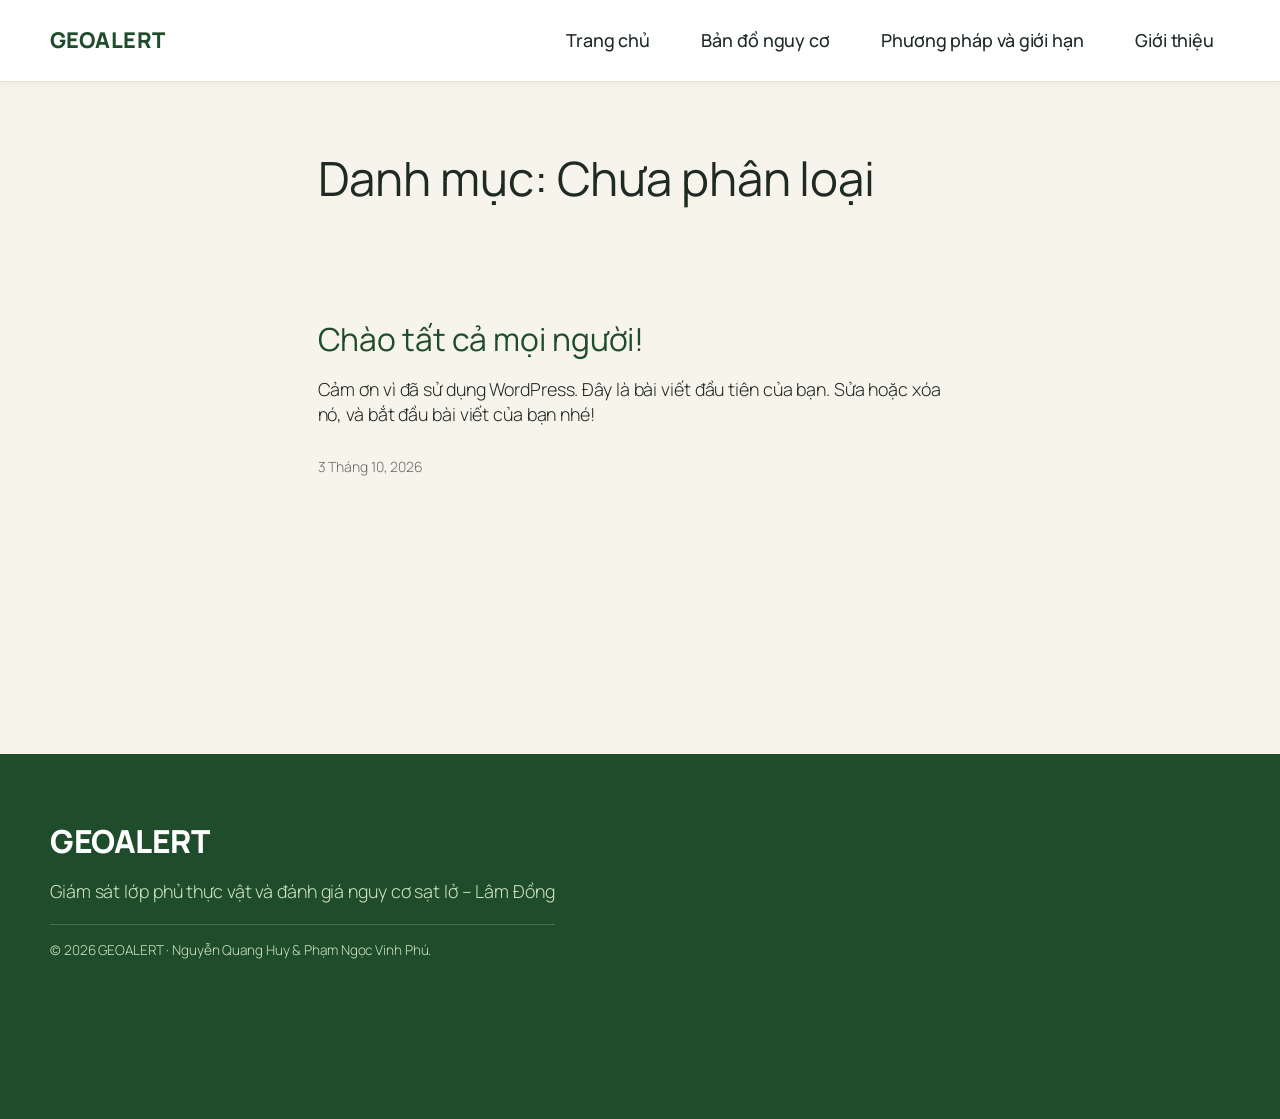
<file: category/chua-phan-loai/index.html>
<!DOCTYPE html>
<html lang="vi">
<head><meta charset="UTF-8">
	
	<meta name="viewport" content="width=device-width, initial-scale=1">
<meta name="robots" content="max-image-preview:large">
<title>Chưa phân loại – GEOALERT</title>



<style id="wp-img-auto-sizes-contain-inline-css">
img:is([sizes=auto i],[sizes^="auto," i]){contain-intrinsic-size:3000px 1500px}
/*# sourceURL=wp-img-auto-sizes-contain-inline-css */
</style>
<style id="wp-block-site-title-inline-css">
.wp-block-site-title{box-sizing:border-box}.wp-block-site-title :where(a){color:inherit;font-family:inherit;font-size:inherit;font-style:inherit;font-weight:inherit;letter-spacing:inherit;line-height:inherit;text-decoration:inherit}
/*# sourceURL=https://benkz15.github.io/GEOALERT/wp-includes/blocks/site-title/style.min.css */
</style>
<style id="wp-block-navigation-link-inline-css">
.wp-block-navigation .wp-block-navigation-item__label{overflow-wrap:break-word}.wp-block-navigation .wp-block-navigation-item__description{display:none}.link-ui-tools{outline:1px solid #f0f0f0;padding:8px}.link-ui-block-inserter{padding-top:8px}.link-ui-block-inserter__back{margin-left:8px;text-transform:uppercase}
/*# sourceURL=https://benkz15.github.io/GEOALERT/wp-includes/blocks/navigation-link/style.min.css */
</style>
<style id="wp-block-navigation-inline-css">
.wp-block-navigation{position:relative}.wp-block-navigation ul{margin-bottom:0;margin-left:0;margin-top:0;padding-left:0}.wp-block-navigation ul,.wp-block-navigation ul li{list-style:none}.wp-block-navigation .wp-block-navigation-item{align-items:center;background-color:inherit;display:flex;position:relative}.wp-block-navigation .wp-block-navigation-item .wp-block-navigation__submenu-container:empty{display:none}.wp-block-navigation .wp-block-navigation-item__content{display:block;z-index:1}.wp-block-navigation .wp-block-navigation-item__content.wp-block-navigation-item__content{color:inherit}.wp-block-navigation.has-text-decoration-underline .wp-block-navigation-item__content,.wp-block-navigation.has-text-decoration-underline .wp-block-navigation-item__content:active,.wp-block-navigation.has-text-decoration-underline .wp-block-navigation-item__content:focus{text-decoration:underline}.wp-block-navigation.has-text-decoration-line-through .wp-block-navigation-item__content,.wp-block-navigation.has-text-decoration-line-through .wp-block-navigation-item__content:active,.wp-block-navigation.has-text-decoration-line-through .wp-block-navigation-item__content:focus{text-decoration:line-through}.wp-block-navigation :where(a),.wp-block-navigation :where(a:active),.wp-block-navigation :where(a:focus){text-decoration:none}.wp-block-navigation .wp-block-navigation__submenu-icon{align-self:center;background-color:inherit;border:none;color:currentColor;display:inline-block;font-size:inherit;height:.6em;line-height:0;margin-left:.25em;padding:0;width:.6em}.wp-block-navigation .wp-block-navigation__submenu-icon svg{stroke:currentColor;display:inline-block;height:inherit;margin-top:.075em;width:inherit}.wp-block-navigation{--navigation-layout-justification-setting:flex-start;--navigation-layout-direction:row;--navigation-layout-wrap:wrap;--navigation-layout-justify:flex-start;--navigation-layout-align:center}.wp-block-navigation.is-vertical{--navigation-layout-direction:column;--navigation-layout-justify:initial;--navigation-layout-align:flex-start}.wp-block-navigation.no-wrap{--navigation-layout-wrap:nowrap}.wp-block-navigation.items-justified-center{--navigation-layout-justification-setting:center;--navigation-layout-justify:center}.wp-block-navigation.items-justified-center.is-vertical{--navigation-layout-align:center}.wp-block-navigation.items-justified-right{--navigation-layout-justification-setting:flex-end;--navigation-layout-justify:flex-end}.wp-block-navigation.items-justified-right.is-vertical{--navigation-layout-align:flex-end}.wp-block-navigation.items-justified-space-between{--navigation-layout-justification-setting:space-between;--navigation-layout-justify:space-between}:where(.wp-block-navigation) ul li{padding:0}.wp-block-navigation .has-child .wp-block-navigation__submenu-container{align-items:normal;background-color:inherit;color:inherit;display:flex;flex-direction:column;opacity:0;position:absolute;z-index:2}@media not (prefers-reduced-motion){.wp-block-navigation .has-child .wp-block-navigation__submenu-container{transition:opacity .1s linear}}.wp-block-navigation .has-child .wp-block-navigation__submenu-container{height:0;overflow:hidden;visibility:hidden;width:0}.wp-block-navigation .has-child .wp-block-navigation__submenu-container>.wp-block-navigation-item>.wp-block-navigation-item__content{display:flex;flex-grow:1;padding:.5em 1em}.wp-block-navigation .has-child .wp-block-navigation__submenu-container>.wp-block-navigation-item>.wp-block-navigation-item__content .wp-block-navigation__submenu-icon{margin-left:auto;margin-right:0}.wp-block-navigation .has-child .wp-block-navigation__submenu-container .wp-block-navigation-item__content{margin:0}.wp-block-navigation .has-child .wp-block-navigation__submenu-container{left:-1px;top:100%}@media (min-width:782px){.wp-block-navigation .has-child .wp-block-navigation__submenu-container .wp-block-navigation__submenu-container{left:100%;top:-1px}.wp-block-navigation .has-child .wp-block-navigation__submenu-container .wp-block-navigation__submenu-container:before{background:transparent;content:"";display:block;height:100%;position:absolute;right:100%;width:.5em}.wp-block-navigation .has-child .wp-block-navigation__submenu-container .wp-block-navigation__submenu-icon{margin-right:.25em}.wp-block-navigation .has-child .wp-block-navigation__submenu-container .wp-block-navigation__submenu-icon svg{transform:rotate(-90deg)}}@media (hover:hover){.wp-block-navigation .has-child:not(.open-on-click):hover>.wp-block-navigation__submenu-container{height:auto;min-width:200px;opacity:1;overflow:visible;visibility:visible;width:auto}}.wp-block-navigation .has-child .wp-block-navigation-submenu__toggle[aria-expanded=true]~.wp-block-navigation__submenu-container,.wp-block-navigation .has-child:not(.open-on-click):not(.open-on-hover-click):focus-within>.wp-block-navigation__submenu-container{height:auto;min-width:200px;opacity:1;overflow:visible;visibility:visible;width:auto}.wp-block-navigation .has-child.open-always{align-items:var(--navigation-layout-align,initial);flex-direction:var(--navigation-layout-direction,initial);flex-wrap:var(--navigation-layout-wrap,wrap);gap:var(--wp--style--block-gap,2em)}.wp-block-navigation .has-child.open-always,.wp-block-navigation .has-child.open-always .wp-block-navigation-item{justify-content:var(--navigation-layout-justify,initial)}.wp-block-navigation .has-child.open-always .wp-block-navigation__submenu-container,.wp-block-navigation .has-child.open-always.wp-block-navigation-submenu{gap:var(--wp--style--block-gap,2em)}.wp-block-navigation .has-child.open-always .wp-block-navigation-item,.wp-block-navigation .has-child.open-always .wp-block-navigation__submenu-container,.wp-block-navigation .has-child.open-always.wp-block-navigation-submenu{padding-bottom:0;padding-top:0}.wp-block-navigation .has-child.open-always .wp-block-navigation__submenu-container{padding-left:var(--wp--style--block-gap,2em);padding-right:var(--wp--style--block-gap,2em)}.wp-block-navigation .has-child.open-always .wp-block-navigation__submenu-container .wp-block-navigation-item__content{padding:0}.wp-block-navigation .has-child.open-always .wp-block-navigation__submenu-container>.wp-block-navigation-item>.wp-block-navigation-item__content,.wp-block-navigation .has-child.open-always>.wp-block-navigation-item__content{flex-grow:0}.wp-block-navigation .has-child.open-always>.wp-block-navigation__submenu-container{background-color:transparent;border:none;color:inherit;flex-basis:100%;height:auto;opacity:1;overflow:visible;position:static;visibility:visible;width:auto}.wp-block-navigation.has-background .has-child .wp-block-navigation__submenu-container{left:0;top:100%}@media (min-width:782px){.wp-block-navigation.has-background .has-child .wp-block-navigation__submenu-container .wp-block-navigation__submenu-container{left:100%;top:0}}.wp-block-navigation-submenu{display:flex;position:relative}.wp-block-navigation-submenu .wp-block-navigation__submenu-icon svg{stroke:currentColor}button.wp-block-navigation-item__content{background-color:transparent;border:none;color:currentColor;font-family:inherit;font-size:inherit;font-style:inherit;font-weight:inherit;letter-spacing:inherit;line-height:inherit;text-align:left;text-transform:inherit}.wp-block-navigation-submenu__toggle{cursor:pointer}.wp-block-navigation-submenu__toggle[aria-expanded=true]+.wp-block-navigation__submenu-icon>svg,.wp-block-navigation-submenu__toggle[aria-expanded=true]>svg{transform:rotate(180deg)}.wp-block-navigation-item.open-on-click .wp-block-navigation-submenu__toggle{padding-left:0;padding-right:.85em}.wp-block-navigation-item.open-on-click .wp-block-navigation-submenu__toggle+.wp-block-navigation__submenu-icon{margin-left:-.6em;pointer-events:none}.wp-block-navigation-item.open-on-click button.wp-block-navigation-item__content:not(.wp-block-navigation-submenu__toggle){padding:0}.wp-block-navigation .wp-block-page-list,.wp-block-navigation__container,.wp-block-navigation__responsive-close,.wp-block-navigation__responsive-container,.wp-block-navigation__responsive-container-content,.wp-block-navigation__responsive-dialog{gap:inherit}:where(.wp-block-navigation.has-background .wp-block-navigation-item a:not(.wp-element-button)),:where(.wp-block-navigation.has-background .wp-block-navigation-submenu a:not(.wp-element-button)){padding:.5em 1em}:where(.wp-block-navigation .wp-block-navigation__submenu-container .wp-block-navigation-item a:not(.wp-element-button)),:where(.wp-block-navigation .wp-block-navigation__submenu-container .wp-block-navigation-submenu a:not(.wp-element-button)),:where(.wp-block-navigation .wp-block-navigation__submenu-container .wp-block-navigation-submenu button.wp-block-navigation-item__content),:where(.wp-block-navigation .wp-block-navigation__submenu-container .wp-block-pages-list__item button.wp-block-navigation-item__content){padding:.5em 1em}.wp-block-navigation.items-justified-right .wp-block-navigation__container .has-child .wp-block-navigation__submenu-container,.wp-block-navigation.items-justified-right .wp-block-page-list>.has-child .wp-block-navigation__submenu-container,.wp-block-navigation.items-justified-space-between .wp-block-page-list>.has-child:last-child .wp-block-navigation__submenu-container,.wp-block-navigation.items-justified-space-between>.wp-block-navigation__container>.has-child:last-child .wp-block-navigation__submenu-container{left:auto;right:0}.wp-block-navigation.items-justified-right .wp-block-navigation__container .has-child .wp-block-navigation__submenu-container .wp-block-navigation__submenu-container,.wp-block-navigation.items-justified-right .wp-block-page-list>.has-child .wp-block-navigation__submenu-container .wp-block-navigation__submenu-container,.wp-block-navigation.items-justified-space-between .wp-block-page-list>.has-child:last-child .wp-block-navigation__submenu-container .wp-block-navigation__submenu-container,.wp-block-navigation.items-justified-space-between>.wp-block-navigation__container>.has-child:last-child .wp-block-navigation__submenu-container .wp-block-navigation__submenu-container{left:-1px;right:-1px}@media (min-width:782px){.wp-block-navigation.items-justified-right .wp-block-navigation__container .has-child .wp-block-navigation__submenu-container .wp-block-navigation__submenu-container,.wp-block-navigation.items-justified-right .wp-block-page-list>.has-child .wp-block-navigation__submenu-container .wp-block-navigation__submenu-container,.wp-block-navigation.items-justified-space-between .wp-block-page-list>.has-child:last-child .wp-block-navigation__submenu-container .wp-block-navigation__submenu-container,.wp-block-navigation.items-justified-space-between>.wp-block-navigation__container>.has-child:last-child .wp-block-navigation__submenu-container .wp-block-navigation__submenu-container{left:auto;right:100%}}.wp-block-navigation:not(.has-background) .wp-block-navigation__submenu-container{background-color:#fff;border:1px solid rgba(0,0,0,.15)}.wp-block-navigation.has-background .wp-block-navigation__submenu-container{background-color:inherit}.wp-block-navigation:not(.has-text-color) .wp-block-navigation__submenu-container{color:#000}.wp-block-navigation__container{align-items:var(--navigation-layout-align,initial);display:flex;flex-direction:var(--navigation-layout-direction,initial);flex-wrap:var(--navigation-layout-wrap,wrap);justify-content:var(--navigation-layout-justify,initial);list-style:none;margin:0;padding-left:0}.wp-block-navigation__container .is-responsive{display:none}.wp-block-navigation__container:only-child,.wp-block-page-list:only-child{flex-grow:1}@keyframes overlay-menu__fade-in-animation{0%{opacity:0;transform:translateY(.5em)}to{opacity:1;transform:translateY(0)}}.wp-block-navigation__responsive-container{bottom:0;display:none;left:0;position:fixed;right:0;top:0}.wp-block-navigation__responsive-container :where(.wp-block-navigation-item a){color:inherit}.wp-block-navigation__responsive-container .wp-block-navigation__responsive-container-content{align-items:var(--navigation-layout-align,initial);display:flex;flex-direction:var(--navigation-layout-direction,initial);flex-wrap:var(--navigation-layout-wrap,wrap);justify-content:var(--navigation-layout-justify,initial)}.wp-block-navigation__responsive-container:not(.is-menu-open.is-menu-open){background-color:inherit!important;color:inherit!important}.wp-block-navigation__responsive-container.is-menu-open{background-color:inherit;display:flex;flex-direction:column}@media not (prefers-reduced-motion){.wp-block-navigation__responsive-container.is-menu-open{animation:overlay-menu__fade-in-animation .1s ease-out;animation-fill-mode:forwards}}.wp-block-navigation__responsive-container.is-menu-open:not(.disable-default-overlay){padding:clamp(1rem,var(--wp--style--root--padding-top),20rem) clamp(1rem,var(--wp--style--root--padding-right),20rem) clamp(1rem,var(--wp--style--root--padding-bottom),20rem) clamp(1rem,var(--wp--style--root--padding-left),20rem)}.wp-block-navigation__responsive-container.is-menu-open{overflow:auto;z-index:100000}.wp-block-navigation__responsive-container.is-menu-open:not(.disable-default-overlay) .wp-block-navigation__responsive-container-content{padding-top:calc(2rem + 24px)}.wp-block-navigation__responsive-container.is-menu-open:where(:not(.disable-default-overlay)) .wp-block-navigation__responsive-container-content{align-items:var(--navigation-layout-justification-setting,inherit);display:flex;flex-direction:column;flex-wrap:nowrap;overflow:visible}.wp-block-navigation__responsive-container.is-menu-open:where(:not(.disable-default-overlay)) .wp-block-navigation__responsive-container-content,.wp-block-navigation__responsive-container.is-menu-open:where(:not(.disable-default-overlay)) .wp-block-navigation__responsive-container-content .wp-block-navigation__container,.wp-block-navigation__responsive-container.is-menu-open:where(:not(.disable-default-overlay)) .wp-block-navigation__responsive-container-content .wp-block-page-list{justify-content:flex-start}.wp-block-navigation__responsive-container.is-menu-open:where(:not(.disable-default-overlay)) .wp-block-navigation__responsive-container-content .wp-block-navigation__submenu-icon{display:none}.wp-block-navigation__responsive-container.is-menu-open:where(:not(.disable-default-overlay)) .wp-block-navigation__responsive-container-content .has-child .wp-block-navigation__submenu-container{border:none;height:auto;min-width:200px;opacity:1;overflow:initial;padding-left:2rem;padding-right:2rem;position:static;visibility:visible;width:auto}.wp-block-navigation__responsive-container.is-menu-open:where(:not(.disable-default-overlay)) .wp-block-navigation__responsive-container-content .wp-block-navigation__container,.wp-block-navigation__responsive-container.is-menu-open:where(:not(.disable-default-overlay)) .wp-block-navigation__responsive-container-content .wp-block-navigation__submenu-container{gap:inherit}.wp-block-navigation__responsive-container.is-menu-open:where(:not(.disable-default-overlay)) .wp-block-navigation__responsive-container-content .wp-block-navigation__submenu-container{padding-top:var(--wp--style--block-gap,2em)}.wp-block-navigation__responsive-container.is-menu-open:where(:not(.disable-default-overlay)) .wp-block-navigation__responsive-container-content .wp-block-navigation-item__content{padding:0}.wp-block-navigation__responsive-container.is-menu-open:where(:not(.disable-default-overlay)) .wp-block-navigation__responsive-container-content .wp-block-navigation-item,.wp-block-navigation__responsive-container.is-menu-open:where(:not(.disable-default-overlay)) .wp-block-navigation__responsive-container-content .wp-block-navigation__container,.wp-block-navigation__responsive-container.is-menu-open:where(:not(.disable-default-overlay)) .wp-block-navigation__responsive-container-content .wp-block-page-list{align-items:var(--navigation-layout-justification-setting,initial);display:flex;flex-direction:column}.wp-block-navigation__responsive-container.is-menu-open:where(:not(.disable-default-overlay)) .wp-block-navigation-item,.wp-block-navigation__responsive-container.is-menu-open:where(:not(.disable-default-overlay)) .wp-block-navigation-item .wp-block-navigation__submenu-container,.wp-block-navigation__responsive-container.is-menu-open:where(:not(.disable-default-overlay)) .wp-block-navigation__container,.wp-block-navigation__responsive-container.is-menu-open:where(:not(.disable-default-overlay)) .wp-block-page-list{background:transparent!important;color:inherit!important}.wp-block-navigation__responsive-container.is-menu-open:where(:not(.disable-default-overlay)) .wp-block-navigation__submenu-container.wp-block-navigation__submenu-container.wp-block-navigation__submenu-container.wp-block-navigation__submenu-container{left:auto;right:auto}.wp-block-navigation__responsive-container.disable-default-overlay .wp-block-navigation__overlay-container{display:none;width:100%}.wp-block-navigation__responsive-container.disable-default-overlay .wp-block-navigation__responsive-close{max-width:none}.wp-block-navigation__responsive-container.disable-default-overlay.is-menu-open .wp-block-navigation__responsive-container-content>:not(.wp-block-navigation__overlay-container){display:none}.wp-block-navigation__responsive-container.disable-default-overlay.is-menu-open .wp-block-navigation__responsive-container-content .wp-block-navigation__overlay-container{display:block}.wp-block-navigation__responsive-container.disable-default-overlay.is-menu-open .wp-block-navigation__responsive-container-content .wp-block-navigation__overlay-container .wp-block-navigation__submenu-container{left:0;right:auto}@media (min-width:600px){.wp-block-navigation__responsive-container:not(.hidden-by-default):not(.is-menu-open){background-color:inherit;display:block;position:relative;width:100%;z-index:auto}.wp-block-navigation__responsive-container:not(.hidden-by-default):not(.is-menu-open) .wp-block-navigation__responsive-container-close{display:none}.wp-block-navigation__responsive-container.is-menu-open .wp-block-navigation__submenu-container.wp-block-navigation__submenu-container.wp-block-navigation__submenu-container.wp-block-navigation__submenu-container{left:0}}.wp-block-navigation:not(.has-background) .wp-block-navigation__responsive-container.is-menu-open:not(.disable-default-overlay){background-color:#fff}.wp-block-navigation:not(.has-text-color) .wp-block-navigation__responsive-container.is-menu-open:not(.disable-default-overlay){color:#000}.wp-block-navigation__toggle_button_label{font-size:1rem;font-weight:700}.wp-block-navigation__responsive-container-close,.wp-block-navigation__responsive-container-open{background:transparent;border:none;color:currentColor;cursor:pointer;margin:0;padding:0;text-transform:inherit;vertical-align:middle}.wp-block-navigation__responsive-container-close svg,.wp-block-navigation__responsive-container-open svg{fill:currentColor;display:block;height:24px;pointer-events:none;width:24px}.wp-block-navigation__responsive-container-open{display:flex}.wp-block-navigation__responsive-container-open.wp-block-navigation__responsive-container-open.wp-block-navigation__responsive-container-open{font-family:inherit;font-size:inherit;font-weight:inherit}@media (min-width:600px){.wp-block-navigation__responsive-container-open:not(.always-shown){display:none}}.wp-block-navigation__responsive-container-close{position:absolute;right:0;top:0;z-index:2}.wp-block-navigation__responsive-container-close.wp-block-navigation__responsive-container-close.wp-block-navigation__responsive-container-close{font-family:inherit;font-size:inherit;font-weight:inherit}.disable-default-overlay .wp-block-navigation__responsive-container-close{right:clamp(1rem,var(--wp--style--root--padding-left),20rem);top:clamp(1rem,var(--wp--style--root--padding-left),20rem)}.wp-block-navigation__responsive-close{width:100%}.has-modal-open .wp-block-navigation__responsive-close{margin-left:auto;margin-right:auto;max-width:var(--wp--style--global--wide-size,100%)}.wp-block-navigation__responsive-close:focus{outline:none}.is-menu-open .wp-block-navigation__responsive-close,.is-menu-open .wp-block-navigation__responsive-container-content,.is-menu-open .wp-block-navigation__responsive-dialog{box-sizing:border-box}.wp-block-navigation__responsive-dialog{position:relative}.has-modal-open .admin-bar .is-menu-open:where(:not(.disable-default-overlay)) .wp-block-navigation__responsive-dialog{margin-top:46px}@media (min-width:782px){.has-modal-open .admin-bar .is-menu-open:where(:not(.disable-default-overlay)) .wp-block-navigation__responsive-dialog{margin-top:32px}}html.has-modal-open{overflow:hidden}
/*# sourceURL=https://benkz15.github.io/GEOALERT/wp-includes/blocks/navigation/style.min.css */
</style>
<style id="wp-block-group-inline-css">
.wp-block-group{box-sizing:border-box}:where(.wp-block-group.wp-block-group-is-layout-constrained){position:relative}
/*# sourceURL=https://benkz15.github.io/GEOALERT/wp-includes/blocks/group/style.min.css */
</style>
<style id="wp-block-query-title-inline-css">
.wp-block-query-title{box-sizing:border-box}
/*# sourceURL=https://benkz15.github.io/GEOALERT/wp-includes/blocks/query-title/style.min.css */
</style>
<style id="wp-block-post-title-inline-css">
.wp-block-post-title{box-sizing:border-box;word-break:break-word}.wp-block-post-title :where(a){display:inline-block;font-family:inherit;font-size:inherit;font-style:inherit;font-weight:inherit;letter-spacing:inherit;line-height:inherit;text-decoration:inherit}
/*# sourceURL=https://benkz15.github.io/GEOALERT/wp-includes/blocks/post-title/style.min.css */
</style>
<style id="wp-block-paragraph-inline-css">
.is-small-text{font-size:.875em}.is-regular-text{font-size:1em}.is-large-text{font-size:2.25em}.is-larger-text{font-size:3em}.has-drop-cap:not(:focus):first-letter{float:left;font-size:8.4em;font-style:normal;font-weight:100;line-height:.68;margin:.05em .1em 0 0;text-transform:uppercase}body.rtl .has-drop-cap:not(:focus):first-letter{float:none;margin-left:.1em}p.has-drop-cap.has-background{overflow:hidden}:root :where(p.has-background){padding:1.25em 2.375em}:where(p.has-text-color:not(.has-link-color)) a{color:inherit}p.has-text-align-left[style*="writing-mode:vertical-lr"],p.has-text-align-right[style*="writing-mode:vertical-rl"]{rotate:180deg}
/*# sourceURL=https://benkz15.github.io/GEOALERT/wp-includes/blocks/paragraph/style.min.css */
</style>
<style id="wp-block-post-content-inline-css">
.wp-block-post-content{display:flow-root}
/*# sourceURL=https://benkz15.github.io/GEOALERT/wp-includes/blocks/post-content/style.min.css */
</style>
<style id="wp-block-post-date-inline-css">
.wp-block-post-date{box-sizing:border-box}
/*# sourceURL=https://benkz15.github.io/GEOALERT/wp-includes/blocks/post-date/style.min.css */
</style>
<style id="wp-block-post-template-inline-css">
.wp-block-post-template{box-sizing:border-box;list-style:none;margin-bottom:0;margin-top:0;max-width:100%;padding:0}.wp-block-post-template.is-flex-container{display:flex;flex-direction:row;flex-wrap:wrap;gap:1.25em}.wp-block-post-template.is-flex-container>li{margin:0;width:100%}@media (min-width:600px){.wp-block-post-template.is-flex-container.is-flex-container.columns-2>li{width:calc(50% - .625em)}.wp-block-post-template.is-flex-container.is-flex-container.columns-3>li{width:calc(33.33333% - .83333em)}.wp-block-post-template.is-flex-container.is-flex-container.columns-4>li{width:calc(25% - .9375em)}.wp-block-post-template.is-flex-container.is-flex-container.columns-5>li{width:calc(20% - 1em)}.wp-block-post-template.is-flex-container.is-flex-container.columns-6>li{width:calc(16.66667% - 1.04167em)}}@media (max-width:600px){.wp-block-post-template-is-layout-grid[class*=columns-]:not(.has-native-responsive-grid){grid-template-columns:1fr}}.wp-block-post-template-is-layout-constrained>li>.alignright,.wp-block-post-template-is-layout-flow>li>.alignright{float:right;margin-inline-end:0;margin-inline-start:2em}.wp-block-post-template-is-layout-constrained>li>.alignleft,.wp-block-post-template-is-layout-flow>li>.alignleft{float:left;margin-inline-end:2em;margin-inline-start:0}.wp-block-post-template-is-layout-constrained>li>.aligncenter,.wp-block-post-template-is-layout-flow>li>.aligncenter{margin-inline-end:auto;margin-inline-start:auto}
/*# sourceURL=https://benkz15.github.io/GEOALERT/wp-includes/blocks/post-template/style.min.css */
</style>
<style id="wp-block-site-tagline-inline-css">
.wp-block-site-tagline{box-sizing:border-box}
/*# sourceURL=https://benkz15.github.io/GEOALERT/wp-includes/blocks/site-tagline/style.min.css */
</style>
<style id="wp-block-spacer-inline-css">
.wp-block-spacer{clear:both}
/*# sourceURL=https://benkz15.github.io/GEOALERT/wp-includes/blocks/spacer/style.min.css */
</style>
<style id="wp-block-columns-inline-css">
.wp-block-columns{box-sizing:border-box;display:flex;flex-wrap:wrap!important}@media (min-width:782px){.wp-block-columns{flex-wrap:nowrap!important}}.wp-block-columns{align-items:normal!important}.wp-block-columns.are-vertically-aligned-top{align-items:flex-start}.wp-block-columns.are-vertically-aligned-center{align-items:center}.wp-block-columns.are-vertically-aligned-bottom{align-items:flex-end}@media (max-width:781px){.wp-block-columns:not(.is-not-stacked-on-mobile)>.wp-block-column{flex-basis:100%!important}}@media (min-width:782px){.wp-block-columns:not(.is-not-stacked-on-mobile)>.wp-block-column{flex-basis:0;flex-grow:1}.wp-block-columns:not(.is-not-stacked-on-mobile)>.wp-block-column[style*=flex-basis]{flex-grow:0}}.wp-block-columns.is-not-stacked-on-mobile{flex-wrap:nowrap!important}.wp-block-columns.is-not-stacked-on-mobile>.wp-block-column{flex-basis:0;flex-grow:1}.wp-block-columns.is-not-stacked-on-mobile>.wp-block-column[style*=flex-basis]{flex-grow:0}:where(.wp-block-columns){margin-bottom:1.75em}:where(.wp-block-columns.has-background){padding:1.25em 2.375em}.wp-block-column{flex-grow:1;min-width:0;overflow-wrap:break-word;word-break:break-word}.wp-block-column.is-vertically-aligned-top{align-self:flex-start}.wp-block-column.is-vertically-aligned-center{align-self:center}.wp-block-column.is-vertically-aligned-bottom{align-self:flex-end}.wp-block-column.is-vertically-aligned-stretch{align-self:stretch}.wp-block-column.is-vertically-aligned-bottom,.wp-block-column.is-vertically-aligned-center,.wp-block-column.is-vertically-aligned-top{width:100%}
/*# sourceURL=https://benkz15.github.io/GEOALERT/wp-includes/blocks/columns/style.min.css */
</style>
<style id="wp-emoji-styles-inline-css">

	img.wp-smiley, img.emoji {
		display: inline !important;
		border: none !important;
		box-shadow: none !important;
		height: 1em !important;
		width: 1em !important;
		margin: 0 0.07em !important;
		vertical-align: -0.1em !important;
		background: none !important;
		padding: 0 !important;
	}
/*# sourceURL=wp-emoji-styles-inline-css */
</style>
<style id="wp-block-library-inline-css">
:root{--wp-block-synced-color:#7a00df;--wp-block-synced-color--rgb:122,0,223;--wp-bound-block-color:var(--wp-block-synced-color);--wp-editor-canvas-background:#ddd;--wp-admin-theme-color:#007cba;--wp-admin-theme-color--rgb:0,124,186;--wp-admin-theme-color-darker-10:#006ba1;--wp-admin-theme-color-darker-10--rgb:0,107,160.5;--wp-admin-theme-color-darker-20:#005a87;--wp-admin-theme-color-darker-20--rgb:0,90,135;--wp-admin-border-width-focus:2px}@media (min-resolution:192dpi){:root{--wp-admin-border-width-focus:1.5px}}.wp-element-button{cursor:pointer}:root .has-very-light-gray-background-color{background-color:#eee}:root .has-very-dark-gray-background-color{background-color:#313131}:root .has-very-light-gray-color{color:#eee}:root .has-very-dark-gray-color{color:#313131}:root .has-vivid-green-cyan-to-vivid-cyan-blue-gradient-background{background:linear-gradient(135deg,#00d084,#0693e3)}:root .has-purple-crush-gradient-background{background:linear-gradient(135deg,#34e2e4,#4721fb 50%,#ab1dfe)}:root .has-hazy-dawn-gradient-background{background:linear-gradient(135deg,#faaca8,#dad0ec)}:root .has-subdued-olive-gradient-background{background:linear-gradient(135deg,#fafae1,#67a671)}:root .has-atomic-cream-gradient-background{background:linear-gradient(135deg,#fdd79a,#004a59)}:root .has-nightshade-gradient-background{background:linear-gradient(135deg,#330968,#31cdcf)}:root .has-midnight-gradient-background{background:linear-gradient(135deg,#020381,#2874fc)}:root{--wp--preset--font-size--normal:16px;--wp--preset--font-size--huge:42px}.has-regular-font-size{font-size:1em}.has-larger-font-size{font-size:2.625em}.has-normal-font-size{font-size:var(--wp--preset--font-size--normal)}.has-huge-font-size{font-size:var(--wp--preset--font-size--huge)}:root .has-text-align-center{text-align:center}:root .has-text-align-left{text-align:left}:root .has-text-align-right{text-align:right}.has-fit-text{white-space:nowrap!important}#end-resizable-editor-section{display:none}.aligncenter{clear:both}.items-justified-left{justify-content:flex-start}.items-justified-center{justify-content:center}.items-justified-right{justify-content:flex-end}.items-justified-space-between{justify-content:space-between}.screen-reader-text{word-wrap:normal!important;border:0;clip-path:inset(50%);height:1px;margin:-1px;overflow:hidden;padding:0;position:absolute;width:1px;word-break:normal!important}.screen-reader-text:focus{background-color:#ddd;clip-path:none;color:#444;display:block;font-size:1em;height:auto;left:5px;line-height:normal;padding:15px 23px 14px;text-decoration:none;top:5px;width:auto;z-index:100000}html :where(.has-border-color){border-style:solid}html :where([style^=border-color],[style*=";border-color"],[style*="; border-color"]){border-style:solid}html :where([style^=border-top-color],[style*=";border-top-color"],[style*="; border-top-color"]){border-top-style:solid}html :where([style^=border-right-color],[style*=";border-right-color"],[style*="; border-right-color"]){border-right-style:solid}html :where([style^=border-bottom-color],[style*=";border-bottom-color"],[style*="; border-bottom-color"]){border-bottom-style:solid}html :where([style^=border-left-color],[style*=";border-left-color"],[style*="; border-left-color"]){border-left-style:solid}html :where([style^=border-width],[style*=";border-width"],[style*="; border-width"]){border-style:solid}html :where([style^=border-top-width],[style*=";border-top-width"],[style*="; border-top-width"]){border-top-style:solid}html :where([style^=border-right-width],[style*=";border-right-width"],[style*="; border-right-width"]){border-right-style:solid}html :where([style^=border-bottom-width],[style*=";border-bottom-width"],[style*="; border-bottom-width"]){border-bottom-style:solid}html :where([style^=border-left-width],[style*=";border-left-width"],[style*="; border-left-width"]){border-left-style:solid}html :where(img[class*=wp-image-]){height:auto;max-width:100%}:where(figure){margin:0 0 1em}html :where(.is-position-sticky){--wp-admin--admin-bar--position-offset:var(--wp-admin--admin-bar--height,0px)}@media screen and (max-width:600px){html :where(.is-position-sticky){--wp-admin--admin-bar--position-offset:0px}}
/*# sourceURL=/wp-includes/css/dist/block-library/common.min.css */
</style>
<style id="global-styles-inline-css">
:root{--wp--preset--aspect-ratio--square: 1;--wp--preset--aspect-ratio--4-3: 4/3;--wp--preset--aspect-ratio--3-4: 3/4;--wp--preset--aspect-ratio--3-2: 3/2;--wp--preset--aspect-ratio--2-3: 2/3;--wp--preset--aspect-ratio--16-9: 16/9;--wp--preset--aspect-ratio--9-16: 9/16;--wp--preset--color--black: #000000;--wp--preset--color--cyan-bluish-gray: #abb8c3;--wp--preset--color--white: #ffffff;--wp--preset--color--pale-pink: #f78da7;--wp--preset--color--vivid-red: #cf2e2e;--wp--preset--color--luminous-vivid-orange: #ff6900;--wp--preset--color--luminous-vivid-amber: #fcb900;--wp--preset--color--light-green-cyan: #7bdcb5;--wp--preset--color--vivid-green-cyan: #00d084;--wp--preset--color--pale-cyan-blue: #8ed1fc;--wp--preset--color--vivid-cyan-blue: #0693e3;--wp--preset--color--vivid-purple: #9b51e0;--wp--preset--color--base: #FFFFFF;--wp--preset--color--contrast: #111111;--wp--preset--color--accent-1: #FFEE58;--wp--preset--color--accent-2: #F6CFF4;--wp--preset--color--accent-3: #503AA8;--wp--preset--color--accent-4: #686868;--wp--preset--color--accent-5: #FBFAF3;--wp--preset--color--accent-6: color-mix(in srgb, currentColor 20%, transparent);--wp--preset--gradient--vivid-cyan-blue-to-vivid-purple: linear-gradient(135deg,rgb(6,147,227) 0%,rgb(155,81,224) 100%);--wp--preset--gradient--light-green-cyan-to-vivid-green-cyan: linear-gradient(135deg,rgb(122,220,180) 0%,rgb(0,208,130) 100%);--wp--preset--gradient--luminous-vivid-amber-to-luminous-vivid-orange: linear-gradient(135deg,rgb(252,185,0) 0%,rgb(255,105,0) 100%);--wp--preset--gradient--luminous-vivid-orange-to-vivid-red: linear-gradient(135deg,rgb(255,105,0) 0%,rgb(207,46,46) 100%);--wp--preset--gradient--very-light-gray-to-cyan-bluish-gray: linear-gradient(135deg,rgb(238,238,238) 0%,rgb(169,184,195) 100%);--wp--preset--gradient--cool-to-warm-spectrum: linear-gradient(135deg,rgb(74,234,220) 0%,rgb(151,120,209) 20%,rgb(207,42,186) 40%,rgb(238,44,130) 60%,rgb(251,105,98) 80%,rgb(254,248,76) 100%);--wp--preset--gradient--blush-light-purple: linear-gradient(135deg,rgb(255,206,236) 0%,rgb(152,150,240) 100%);--wp--preset--gradient--blush-bordeaux: linear-gradient(135deg,rgb(254,205,165) 0%,rgb(254,45,45) 50%,rgb(107,0,62) 100%);--wp--preset--gradient--luminous-dusk: linear-gradient(135deg,rgb(255,203,112) 0%,rgb(199,81,192) 50%,rgb(65,88,208) 100%);--wp--preset--gradient--pale-ocean: linear-gradient(135deg,rgb(255,245,203) 0%,rgb(182,227,212) 50%,rgb(51,167,181) 100%);--wp--preset--gradient--electric-grass: linear-gradient(135deg,rgb(202,248,128) 0%,rgb(113,206,126) 100%);--wp--preset--gradient--midnight: linear-gradient(135deg,rgb(2,3,129) 0%,rgb(40,116,252) 100%);--wp--preset--font-size--small: 0.875rem;--wp--preset--font-size--medium: clamp(1rem, 1rem + ((1vw - 0.2rem) * 0.196), 1.125rem);--wp--preset--font-size--large: clamp(1.125rem, 1.125rem + ((1vw - 0.2rem) * 0.392), 1.375rem);--wp--preset--font-size--x-large: clamp(1.75rem, 1.75rem + ((1vw - 0.2rem) * 0.392), 2rem);--wp--preset--font-size--xx-large: clamp(2.15rem, 2.15rem + ((1vw - 0.2rem) * 1.333), 3rem);--wp--preset--font-family--manrope: Manrope, sans-serif;--wp--preset--font-family--fira-code: "Fira Code", monospace;--wp--preset--spacing--20: 10px;--wp--preset--spacing--30: 20px;--wp--preset--spacing--40: 30px;--wp--preset--spacing--50: clamp(30px, 5vw, 50px);--wp--preset--spacing--60: clamp(30px, 7vw, 70px);--wp--preset--spacing--70: clamp(50px, 7vw, 90px);--wp--preset--spacing--80: clamp(70px, 10vw, 140px);--wp--preset--shadow--natural: 6px 6px 9px rgba(0, 0, 0, 0.2);--wp--preset--shadow--deep: 12px 12px 50px rgba(0, 0, 0, 0.4);--wp--preset--shadow--sharp: 6px 6px 0px rgba(0, 0, 0, 0.2);--wp--preset--shadow--outlined: 6px 6px 0px -3px rgb(255, 255, 255), 6px 6px rgb(0, 0, 0);--wp--preset--shadow--crisp: 6px 6px 0px rgb(0, 0, 0);}.wp-block-button{--wp--preset--dimension--25: 25%;--wp--preset--dimension--50: 50%;--wp--preset--dimension--75: 75%;--wp--preset--dimension--100: 100%;}:root { --wp--style--global--content-size: 645px;--wp--style--global--wide-size: 1340px; }:where(body) { margin: 0; }.wp-site-blocks { padding-top: var(--wp--style--root--padding-top); padding-bottom: var(--wp--style--root--padding-bottom); }.has-global-padding { padding-right: var(--wp--style--root--padding-right); padding-left: var(--wp--style--root--padding-left); }.has-global-padding > .alignfull { margin-right: calc(var(--wp--style--root--padding-right) * -1); margin-left: calc(var(--wp--style--root--padding-left) * -1); }.has-global-padding :where(:not(.alignfull.is-layout-flow) > .has-global-padding:not(.wp-block-block, .alignfull)) { padding-right: 0; padding-left: 0; }.has-global-padding :where(:not(.alignfull.is-layout-flow) > .has-global-padding:not(.wp-block-block, .alignfull)) > .alignfull { margin-left: 0; margin-right: 0; }.wp-site-blocks > .alignleft { float: left; margin-right: 2em; }.wp-site-blocks > .alignright { float: right; margin-left: 2em; }.wp-site-blocks > .aligncenter { justify-content: center; margin-left: auto; margin-right: auto; }:where(.wp-site-blocks) > * { margin-block-start: 1.2rem; margin-block-end: 0; }:where(.wp-site-blocks) > :first-child { margin-block-start: 0; }:where(.wp-site-blocks) > :last-child { margin-block-end: 0; }:root { --wp--style--block-gap: 1.2rem; }:root :where(.is-layout-flow) > :first-child{margin-block-start: 0;}:root :where(.is-layout-flow) > :last-child{margin-block-end: 0;}:root :where(.is-layout-flow) > *{margin-block-start: 1.2rem;margin-block-end: 0;}:root :where(.is-layout-constrained) > :first-child{margin-block-start: 0;}:root :where(.is-layout-constrained) > :last-child{margin-block-end: 0;}:root :where(.is-layout-constrained) > *{margin-block-start: 1.2rem;margin-block-end: 0;}:root :where(.is-layout-flex){gap: 1.2rem;}:root :where(.is-layout-grid){gap: 1.2rem;}.is-layout-flow > .alignleft{float: left;margin-inline-start: 0;margin-inline-end: 2em;}.is-layout-flow > .alignright{float: right;margin-inline-start: 2em;margin-inline-end: 0;}.is-layout-flow > .aligncenter{margin-left: auto !important;margin-right: auto !important;}.is-layout-constrained > .alignleft{float: left;margin-inline-start: 0;margin-inline-end: 2em;}.is-layout-constrained > .alignright{float: right;margin-inline-start: 2em;margin-inline-end: 0;}.is-layout-constrained > .aligncenter{margin-left: auto !important;margin-right: auto !important;}.is-layout-constrained > :where(:not(.alignleft):not(.alignright):not(.alignfull)){max-width: var(--wp--style--global--content-size);margin-left: auto !important;margin-right: auto !important;}.is-layout-constrained > .alignwide{max-width: var(--wp--style--global--wide-size);}body .is-layout-flex{display: flex;}.is-layout-flex{flex-wrap: wrap;align-items: center;}.is-layout-flex > :is(*, div){margin: 0;}body .is-layout-grid{display: grid;}.is-layout-grid > :is(*, div){margin: 0;}body{background-color: var(--wp--preset--color--base);color: var(--wp--preset--color--contrast);font-family: var(--wp--preset--font-family--manrope);font-size: var(--wp--preset--font-size--large);font-weight: 300;letter-spacing: -0.1px;line-height: 1.4;--wp--style--root--padding-top: 0px;--wp--style--root--padding-right: var(--wp--preset--spacing--50);--wp--style--root--padding-bottom: 0px;--wp--style--root--padding-left: var(--wp--preset--spacing--50);}a:where(:not(.wp-element-button)){color: currentColor;}:root :where(a:where(:not(.wp-element-button)):hover){text-decoration: none;}h1, h2, h3, h4, h5, h6{font-weight: 400;letter-spacing: -0.1px;line-height: 1.125;}h1{font-size: var(--wp--preset--font-size--xx-large);}h2{font-size: var(--wp--preset--font-size--x-large);}h3{font-size: var(--wp--preset--font-size--large);}h4{font-size: var(--wp--preset--font-size--medium);}h5{font-size: var(--wp--preset--font-size--small);letter-spacing: 0.5px;}h6{font-size: var(--wp--preset--font-size--small);font-weight: 700;letter-spacing: 1.4px;text-transform: uppercase;}:root :where(.wp-element-button, .wp-block-button__link){background-color: var(--wp--preset--color--contrast);border-width: 0;color: var(--wp--preset--color--base);font-family: inherit;font-size: var(--wp--preset--font-size--medium);font-style: inherit;font-weight: inherit;letter-spacing: inherit;line-height: inherit;padding-top: 1rem;padding-right: 2.25rem;padding-bottom: 1rem;padding-left: 2.25rem;text-decoration: none;text-transform: inherit;}:root :where(.wp-element-button:hover, .wp-block-button__link:hover){background-color: color-mix(in srgb, var(--wp--preset--color--contrast) 85%, transparent);border-color: transparent;color: var(--wp--preset--color--base);}:root :where(.wp-element-button:focus, .wp-block-button__link:focus){outline-color: var(--wp--preset--color--accent-4);outline-offset: 2px;}:root :where(.wp-element-caption, .wp-block-audio figcaption, .wp-block-embed figcaption, .wp-block-gallery figcaption, .wp-block-image figcaption, .wp-block-table figcaption, .wp-block-video figcaption){font-size: var(--wp--preset--font-size--small);line-height: 1.4;}.has-black-color{color: var(--wp--preset--color--black) !important;}.has-cyan-bluish-gray-color{color: var(--wp--preset--color--cyan-bluish-gray) !important;}.has-white-color{color: var(--wp--preset--color--white) !important;}.has-pale-pink-color{color: var(--wp--preset--color--pale-pink) !important;}.has-vivid-red-color{color: var(--wp--preset--color--vivid-red) !important;}.has-luminous-vivid-orange-color{color: var(--wp--preset--color--luminous-vivid-orange) !important;}.has-luminous-vivid-amber-color{color: var(--wp--preset--color--luminous-vivid-amber) !important;}.has-light-green-cyan-color{color: var(--wp--preset--color--light-green-cyan) !important;}.has-vivid-green-cyan-color{color: var(--wp--preset--color--vivid-green-cyan) !important;}.has-pale-cyan-blue-color{color: var(--wp--preset--color--pale-cyan-blue) !important;}.has-vivid-cyan-blue-color{color: var(--wp--preset--color--vivid-cyan-blue) !important;}.has-vivid-purple-color{color: var(--wp--preset--color--vivid-purple) !important;}.has-base-color{color: var(--wp--preset--color--base) !important;}.has-contrast-color{color: var(--wp--preset--color--contrast) !important;}.has-accent-1-color{color: var(--wp--preset--color--accent-1) !important;}.has-accent-2-color{color: var(--wp--preset--color--accent-2) !important;}.has-accent-3-color{color: var(--wp--preset--color--accent-3) !important;}.has-accent-4-color{color: var(--wp--preset--color--accent-4) !important;}.has-accent-5-color{color: var(--wp--preset--color--accent-5) !important;}.has-accent-6-color{color: var(--wp--preset--color--accent-6) !important;}.has-black-background-color{background-color: var(--wp--preset--color--black) !important;}.has-cyan-bluish-gray-background-color{background-color: var(--wp--preset--color--cyan-bluish-gray) !important;}.has-white-background-color{background-color: var(--wp--preset--color--white) !important;}.has-pale-pink-background-color{background-color: var(--wp--preset--color--pale-pink) !important;}.has-vivid-red-background-color{background-color: var(--wp--preset--color--vivid-red) !important;}.has-luminous-vivid-orange-background-color{background-color: var(--wp--preset--color--luminous-vivid-orange) !important;}.has-luminous-vivid-amber-background-color{background-color: var(--wp--preset--color--luminous-vivid-amber) !important;}.has-light-green-cyan-background-color{background-color: var(--wp--preset--color--light-green-cyan) !important;}.has-vivid-green-cyan-background-color{background-color: var(--wp--preset--color--vivid-green-cyan) !important;}.has-pale-cyan-blue-background-color{background-color: var(--wp--preset--color--pale-cyan-blue) !important;}.has-vivid-cyan-blue-background-color{background-color: var(--wp--preset--color--vivid-cyan-blue) !important;}.has-vivid-purple-background-color{background-color: var(--wp--preset--color--vivid-purple) !important;}.has-base-background-color{background-color: var(--wp--preset--color--base) !important;}.has-contrast-background-color{background-color: var(--wp--preset--color--contrast) !important;}.has-accent-1-background-color{background-color: var(--wp--preset--color--accent-1) !important;}.has-accent-2-background-color{background-color: var(--wp--preset--color--accent-2) !important;}.has-accent-3-background-color{background-color: var(--wp--preset--color--accent-3) !important;}.has-accent-4-background-color{background-color: var(--wp--preset--color--accent-4) !important;}.has-accent-5-background-color{background-color: var(--wp--preset--color--accent-5) !important;}.has-accent-6-background-color{background-color: var(--wp--preset--color--accent-6) !important;}.has-black-border-color{border-color: var(--wp--preset--color--black) !important;}.has-cyan-bluish-gray-border-color{border-color: var(--wp--preset--color--cyan-bluish-gray) !important;}.has-white-border-color{border-color: var(--wp--preset--color--white) !important;}.has-pale-pink-border-color{border-color: var(--wp--preset--color--pale-pink) !important;}.has-vivid-red-border-color{border-color: var(--wp--preset--color--vivid-red) !important;}.has-luminous-vivid-orange-border-color{border-color: var(--wp--preset--color--luminous-vivid-orange) !important;}.has-luminous-vivid-amber-border-color{border-color: var(--wp--preset--color--luminous-vivid-amber) !important;}.has-light-green-cyan-border-color{border-color: var(--wp--preset--color--light-green-cyan) !important;}.has-vivid-green-cyan-border-color{border-color: var(--wp--preset--color--vivid-green-cyan) !important;}.has-pale-cyan-blue-border-color{border-color: var(--wp--preset--color--pale-cyan-blue) !important;}.has-vivid-cyan-blue-border-color{border-color: var(--wp--preset--color--vivid-cyan-blue) !important;}.has-vivid-purple-border-color{border-color: var(--wp--preset--color--vivid-purple) !important;}.has-base-border-color{border-color: var(--wp--preset--color--base) !important;}.has-contrast-border-color{border-color: var(--wp--preset--color--contrast) !important;}.has-accent-1-border-color{border-color: var(--wp--preset--color--accent-1) !important;}.has-accent-2-border-color{border-color: var(--wp--preset--color--accent-2) !important;}.has-accent-3-border-color{border-color: var(--wp--preset--color--accent-3) !important;}.has-accent-4-border-color{border-color: var(--wp--preset--color--accent-4) !important;}.has-accent-5-border-color{border-color: var(--wp--preset--color--accent-5) !important;}.has-accent-6-border-color{border-color: var(--wp--preset--color--accent-6) !important;}.has-vivid-cyan-blue-to-vivid-purple-gradient-background{background: var(--wp--preset--gradient--vivid-cyan-blue-to-vivid-purple) !important;}.has-light-green-cyan-to-vivid-green-cyan-gradient-background{background: var(--wp--preset--gradient--light-green-cyan-to-vivid-green-cyan) !important;}.has-luminous-vivid-amber-to-luminous-vivid-orange-gradient-background{background: var(--wp--preset--gradient--luminous-vivid-amber-to-luminous-vivid-orange) !important;}.has-luminous-vivid-orange-to-vivid-red-gradient-background{background: var(--wp--preset--gradient--luminous-vivid-orange-to-vivid-red) !important;}.has-very-light-gray-to-cyan-bluish-gray-gradient-background{background: var(--wp--preset--gradient--very-light-gray-to-cyan-bluish-gray) !important;}.has-cool-to-warm-spectrum-gradient-background{background: var(--wp--preset--gradient--cool-to-warm-spectrum) !important;}.has-blush-light-purple-gradient-background{background: var(--wp--preset--gradient--blush-light-purple) !important;}.has-blush-bordeaux-gradient-background{background: var(--wp--preset--gradient--blush-bordeaux) !important;}.has-luminous-dusk-gradient-background{background: var(--wp--preset--gradient--luminous-dusk) !important;}.has-pale-ocean-gradient-background{background: var(--wp--preset--gradient--pale-ocean) !important;}.has-electric-grass-gradient-background{background: var(--wp--preset--gradient--electric-grass) !important;}.has-midnight-gradient-background{background: var(--wp--preset--gradient--midnight) !important;}.has-small-font-size{font-size: var(--wp--preset--font-size--small) !important;}.has-medium-font-size{font-size: var(--wp--preset--font-size--medium) !important;}.has-large-font-size{font-size: var(--wp--preset--font-size--large) !important;}.has-x-large-font-size{font-size: var(--wp--preset--font-size--x-large) !important;}.has-xx-large-font-size{font-size: var(--wp--preset--font-size--xx-large) !important;}.has-manrope-font-family{font-family: var(--wp--preset--font-family--manrope) !important;}.has-fira-code-font-family{font-family: var(--wp--preset--font-family--fira-code) !important;}
:root :where(.wp-block-columns-is-layout-flow) > :first-child{margin-block-start: 0;}:root :where(.wp-block-columns-is-layout-flow) > :last-child{margin-block-end: 0;}:root :where(.wp-block-columns-is-layout-flow) > *{margin-block-start: var(--wp--preset--spacing--50);margin-block-end: 0;}:root :where(.wp-block-columns-is-layout-constrained) > :first-child{margin-block-start: 0;}:root :where(.wp-block-columns-is-layout-constrained) > :last-child{margin-block-end: 0;}:root :where(.wp-block-columns-is-layout-constrained) > *{margin-block-start: var(--wp--preset--spacing--50);margin-block-end: 0;}:root :where(.wp-block-columns-is-layout-flex){gap: var(--wp--preset--spacing--50);}:root :where(.wp-block-columns-is-layout-grid){gap: var(--wp--preset--spacing--50);}
:root :where(.wp-block-post-date){color: var(--wp--preset--color--accent-4);font-size: var(--wp--preset--font-size--small);}
:root :where(.wp-block-post-date a:where(:not(.wp-element-button))){color: var(--wp--preset--color--accent-4);text-decoration: none;}
:root :where(.wp-block-post-date a:where(:not(.wp-element-button)):hover){text-decoration: underline;}
:root :where(.wp-block-post-title a:where(:not(.wp-element-button))){text-decoration: none;}
:root :where(.wp-block-post-title a:where(:not(.wp-element-button)):hover){text-decoration: underline;}
:root :where(.wp-block-site-tagline){font-size: var(--wp--preset--font-size--medium);}
:root :where(.wp-block-site-title){font-weight: 700;letter-spacing: -.5px;}
:root :where(.wp-block-site-title a:where(:not(.wp-element-button))){text-decoration: none;}
:root :where(.wp-block-site-title a:where(:not(.wp-element-button)):hover){text-decoration: underline;}
:root :where(.wp-block-navigation){font-size: var(--wp--preset--font-size--medium);}
:root :where(.wp-block-navigation a:where(:not(.wp-element-button))){text-decoration: none;}
:root :where(.wp-block-navigation a:where(:not(.wp-element-button)):hover){text-decoration: underline;}
/*# sourceURL=global-styles-inline-css */
</style>
<style id="core-block-supports-inline-css">
.wp-container-core-navigation-is-layout-6e943505{justify-content:flex-end;}.wp-container-core-group-is-layout-fbffc046{flex-wrap:nowrap;gap:var(--wp--preset--spacing--10);justify-content:flex-end;}.wp-container-core-group-is-layout-ec1e7a1e{flex-wrap:nowrap;justify-content:space-between;}.wp-container-core-columns-is-layout-794e3cfa{flex-wrap:nowrap;}.wp-container-core-group-is-layout-cf54d0a6{justify-content:space-between;align-items:flex-start;}
/*# sourceURL=core-block-supports-inline-css */
</style>
<style id="wp-block-template-skip-link-inline-css">
/*! This file is auto-generated */
.skip-link.screen-reader-text{border:0;clip-path:inset(50%);height:1px;margin:-1px;overflow:hidden;padding:0;position:absolute!important;width:1px;word-wrap:normal!important;word-break:normal!important}.skip-link.screen-reader-text:focus{background-color:#eee;clip-path:none;color:#444;display:block;font-size:1em;height:auto;left:5px;line-height:normal;padding:15px 23px 14px;text-decoration:none;top:5px;width:auto;z-index:100000}
/*# sourceURL=/wp-includes/css/wp-block-template-skip-link.min.css */
</style>
<link rel="stylesheet" id="geoalert-style-css" href="https://benkz15.github.io/GEOALERT/wp-content/plugins/Geoalert-map/geoalert-style.css?ver=1792836913" media="all">
<style id="twentytwentyfive-style-inline-css">
a{text-decoration-thickness:1px!important;text-underline-offset:.1em}:where(.wp-site-blocks :focus){outline-width:2px;outline-style:solid}.wp-block-navigation .wp-block-navigation-submenu .wp-block-navigation-item:not(:last-child){margin-bottom:3px}.wp-block-navigation .wp-block-navigation-item .wp-block-navigation-item__content{outline-offset:4px}.wp-block-navigation .wp-block-navigation-item ul.wp-block-navigation__submenu-container .wp-block-navigation-item__content{outline-offset:0}blockquote,caption,figcaption,h1,h2,h3,h4,h5,h6,p{text-wrap:pretty}.more-link{display:block}:where(pre){overflow-x:auto}
/*# sourceURL=https://benkz15.github.io/GEOALERT/wp-content/themes/twentytwentyfive/style.min.css */
</style>
<link rel="EditURI" type="application/rsd+xml" title="RSD" href="https://benkz15.github.io/GEOALERT/xmlrpc.php?rsd">
<meta name="generator" content="WordPress 7.1.4">
<script id="wp-importmap" type="importmap">
{"imports":{"@wordpress/interactivity":"https://benkz15.github.io/GEOALERT/wp-includes/js/dist/script-modules/interactivity/index.min.js?ver=6a43cba92ed701f32cd9"}}
</script>
<link rel="modulepreload" href="https://benkz15.github.io/GEOALERT/wp-includes/js/dist/script-modules/interactivity/index.min.js?ver=6a43cba92ed701f32cd9" id="@wordpress/interactivity-js-modulepreload" fetchpriority="low">
<style class="wp-fonts-local">
@font-face{font-family:Manrope;font-style:normal;font-weight:200 800;font-display:fallback;src:url('https://benkz15.github.io/GEOALERT/wp-content/themes/twentytwentyfive/assets/fonts/manrope/Manrope-VariableFont_wght.woff2') format('woff2');}
@font-face{font-family:"Fira Code";font-style:normal;font-weight:300 700;font-display:fallback;src:url('https://benkz15.github.io/GEOALERT/wp-content/themes/twentytwentyfive/assets/fonts/fira-code/FiraCode-VariableFont_wght.woff2') format('woff2');}
</style>
</head>

<body class="archive category category-chua-phan-loai category-1 wp-embed-responsive wp-theme-twentytwentyfive">

<a class="skip-link screen-reader-text" id="wp-skip-link" href="#wp--skip-link--target">Chuyển đến phần nội dung</a><div class="wp-site-blocks"><header class="wp-block-template-part">
<div class="wp-block-group alignfull is-layout-flow wp-block-group-is-layout-flow">
	
	<div class="wp-block-group has-global-padding is-layout-constrained wp-block-group-is-layout-constrained">
		
		<div class="wp-block-group alignwide is-content-justification-space-between is-nowrap is-layout-flex wp-container-core-group-is-layout-ec1e7a1e wp-block-group-is-layout-flex" style="padding-top:var(--wp--preset--spacing--30);padding-bottom:var(--wp--preset--spacing--30)">
			<p class="wp-block-site-title"><a href="https://benkz15.github.io/GEOALERT/" target="_self" rel="home">GEOALERT</a></p>
			
			<div class="wp-block-group is-content-justification-right is-nowrap is-layout-flex wp-container-core-group-is-layout-fbffc046 wp-block-group-is-layout-flex">
				<nav class="is-responsive items-justified-right wp-block-navigation is-content-justification-right is-layout-flex wp-container-core-navigation-is-layout-6e943505 wp-block-navigation-is-layout-flex" data-wp-interactive="core/navigation" data-wp-context='{"overlayOpenedBy":{"click":false,"hover":false,"focus":false},"type":"overlay","roleAttribute":"","ariaLabel":"Menu"}'><button aria-haspopup="dialog" aria-label="Mở menu" class="wp-block-navigation__responsive-container-open" data-wp-on--click="actions.openMenuOnClick" data-wp-on--keydown="actions.handleMenuKeydown"><svg width="24" height="24" xmlns="http://www.w3.org/2000/svg" viewbox="0 0 24 24" aria-hidden="true" focusable="false"><path d="M4 7.5h16v1.5H4z"></path><path d="M4 15h16v1.5H4z"></path></svg></button>
				<div class="wp-block-navigation__responsive-container has-text-color has-contrast-color has-background has-base-background-color" id="modal-1" data-wp-class--has-modal-open="state.isMenuOpen" data-wp-class--is-menu-open="state.isMenuOpen" data-wp-watch="callbacks.initMenu" data-wp-on--keydown="actions.handleMenuKeydown" data-wp-on--focusout="actions.handleMenuFocusout" tabindex="-1">
					<div class="wp-block-navigation__responsive-close" tabindex="-1">
						<div class="wp-block-navigation__responsive-dialog" data-wp-bind--aria-modal="state.ariaModal" data-wp-bind--aria-label="state.ariaLabel" data-wp-bind--role="state.roleAttribute">
							<button aria-label="Đóng menu" class="wp-block-navigation__responsive-container-close" data-wp-on--click="actions.closeMenuOnClick"><svg xmlns="http://www.w3.org/2000/svg" viewbox="0 0 24 24" width="24" height="24" aria-hidden="true" focusable="false"><path d="m13.06 12 6.47-6.47-1.06-1.06L12 10.94 5.53 4.47 4.47 5.53 10.94 12l-6.47 6.47 1.06 1.06L12 13.06l6.47 6.47 1.06-1.06L13.06 12Z"></path></svg></button>
							<div class="wp-block-navigation__responsive-container-content" data-wp-watch="callbacks.focusFirstElement" id="modal-1-content">
								<ul class="wp-block-navigation__container is-responsive items-justified-right wp-block-navigation"><li class="wp-block-navigation-item wp-block-navigation-link"><a class="wp-block-navigation-item__content" href="https://benkz15.github.io/GEOALERT/"><span class="wp-block-navigation-item__label">Trang chủ</span></a></li><li class="wp-block-navigation-item wp-block-navigation-link"><a class="wp-block-navigation-item__content" href="https://benkz15.github.io/GEOALERT/ban-do-nguy-co/"><span class="wp-block-navigation-item__label">Bản đồ nguy cơ</span></a></li><li class="wp-block-navigation-item wp-block-navigation-link"><a class="wp-block-navigation-item__content" href="https://benkz15.github.io/GEOALERT/phuong-phap-va-gioi-han/"><span class="wp-block-navigation-item__label">Phương pháp và giới hạn</span></a></li><li class="wp-block-navigation-item wp-block-navigation-link"><a class="wp-block-navigation-item__content" href="https://benkz15.github.io/GEOALERT/gioi-thieu/"><span class="wp-block-navigation-item__label">Giới thiệu</span></a></li></ul>
								
							</div>
						</div>
					</div>
				</div></nav>
			</div>
			
		</div>
		
	</div>
	
</div>


</header>


<main id="wp--skip-link--target" class="wp-block-group has-global-padding is-layout-constrained wp-block-group-is-layout-constrained" style="margin-top:var(--wp--preset--spacing--60)">
	<h1 class="wp-block-query-title">Danh mục: <span>Chưa phân loại</span></h1>
	 
	
<div class="wp-block-query alignfull is-layout-flow wp-block-query-is-layout-flow">
	<ul class="alignfull wp-block-post-template is-layout-flow wp-block-post-template-is-layout-flow"><li class="wp-block-post post-1 post type-post status-publish format-standard hentry category-chua-phan-loai">
		
		<div class="wp-block-group alignfull has-global-padding is-layout-constrained wp-block-group-is-layout-constrained" style="padding-top:var(--wp--preset--spacing--60);padding-bottom:var(--wp--preset--spacing--60)">
			
			<h2 class="wp-block-post-title has-x-large-font-size"><a href="https://benkz15.github.io/GEOALERT/chao-moi-nguoi/" target="_self">Chào tất cả mọi người!</a></h2>
			<div class="entry-content alignfull wp-block-post-content has-medium-font-size has-global-padding is-layout-constrained wp-block-post-content-is-layout-constrained">
<p class="wp-block-paragraph">Cảm ơn vì đã sử dụng WordPress. Đây là bài viết đầu tiên của bạn. Sửa hoặc xóa nó, và bắt đầu bài viết của bạn nhé!</p>
</div>
			<div style="margin-top:var(--wp--preset--spacing--40)" class="wp-block-post-date has-small-font-size"><a href="https://benkz15.github.io/GEOALERT/chao-moi-nguoi/"><time datetime="2026-10-03T09:59:57+00:00">3 Tháng 10, 2026</time></a></div>
		</div>
		
	</li></ul>
	
	<div class="wp-block-group has-global-padding is-layout-constrained wp-block-group-is-layout-constrained" style="padding-top:var(--wp--preset--spacing--60);padding-bottom:var(--wp--preset--spacing--60)">
		
	</div>
	
	
	<div class="wp-block-group alignwide has-global-padding is-layout-constrained wp-block-group-is-layout-constrained">
		
	</div>
	
</div>


</main>


<footer class="wp-block-template-part">
<div class="wp-block-group has-global-padding is-layout-constrained wp-block-group-is-layout-constrained" style="padding-top:var(--wp--preset--spacing--60);padding-bottom:var(--wp--preset--spacing--50)">
<div class="wp-block-group alignwide is-layout-flow wp-block-group-is-layout-flow">
<div class="wp-block-group alignfull is-content-justification-space-between is-layout-flex wp-container-core-group-is-layout-cf54d0a6 wp-block-group-is-layout-flex">
<div class="wp-block-columns is-layout-flex wp-container-core-columns-is-layout-794e3cfa wp-block-columns-is-layout-flex">
<div class="wp-block-column is-layout-flow wp-block-column-is-layout-flow" style="flex-basis:100%"><h2 class="wp-block-site-title"><a href="https://benkz15.github.io/GEOALERT/" target="_self" rel="home">GEOALERT</a></h2>

<p class="wp-block-site-tagline">Giám sát lớp phủ thực vật và đánh giá nguy cơ sạt lở – Lâm Đồng</p>


<p class="ga-footer-note">© 2026 GEOALERT · Nguyễn Quang Huy &amp; Phạm Ngọc Vinh Phú.</p>
</div>



<div class="wp-block-column is-layout-flow wp-block-column-is-layout-flow">
<div style="height:var(--wp--preset--spacing--40);width:0px" aria-hidden="true" class="wp-block-spacer"></div>
</div>
</div>
</div>



<div style="height:var(--wp--preset--spacing--70)" aria-hidden="true" class="wp-block-spacer"></div>
</div>
</div>
</footer>
</div>
<script type="speculationrules">
{"prefetch":[{"source":"document","where":{"and":[{"href_matches":"/device-hp/*"},{"not":{"href_matches":["/device-hp/wp-*.php","/device-hp/wp-admin/*","/device-hp/wp-content/uploads/*","/device-hp/wp-content/*","/device-hp/wp-content/plugins/*","/device-hp/wp-content/themes/twentytwentyfive/*","/device-hp/*\\?(.+)"]}},{"not":{"selector_matches":"a[rel~=\"nofollow\"]"}},{"not":{"selector_matches":".no-prefetch, .no-prefetch a"}}]},"eagerness":"conservative"}]}
</script>
<script data-wp-router-options="{&quot;loadOnClientNavigation&quot;:true}" fetchpriority="low" id="@wordpress/block-library/navigation/view-js-module" src="https://benkz15.github.io/GEOALERT/wp-includes/js/dist/script-modules/block-library/navigation/view.min.js?ver=1bf28ded04f9f188bdcb" type="module"></script>
<script id="wp-emoji-settings" type="application/json">
{"baseUrl":"https://s.w.org/images/core/emoji/17.0.2/72x72/","ext":".png","svgUrl":"https://s.w.org/images/core/emoji/17.0.2/svg/","svgExt":".svg","source":{"concatemoji":"https://benkz15.github.io/GEOALERT/wp-includes/js/wp-emoji-release.min.js?ver=7.1.4"}}
</script>
<script type="module">
/*! This file is auto-generated */
var e="script#wp-emoji-settings",t=document.querySelector(e);if(!(t instanceof HTMLScriptElement))throw new Error("Element missing: "+e);const r=JSON.parse(t.text),s=(window._wpemojiSettings=r,"wpEmojiSettingsSupports"),o=["flag","emoji"];function i(e){try{var t={supportTests:e,timestamp:(new Date).valueOf()};sessionStorage.setItem(s,JSON.stringify(t))}catch(e){}}function c(e,t,n){e.clearRect(0,0,e.canvas.width,e.canvas.height),e.fillText(t,0,0);t=new Uint32Array(e.getImageData(0,0,e.canvas.width,e.canvas.height).data);e.clearRect(0,0,e.canvas.width,e.canvas.height),e.fillText(n,0,0);const r=new Uint32Array(e.getImageData(0,0,e.canvas.width,e.canvas.height).data);return t.every((e,t)=>e===r[t])}function p(e,t){e.clearRect(0,0,e.canvas.width,e.canvas.height),e.fillText(t,0,0);var n=e.getImageData(16,16,1,1);for(let e=0;e<n.data.length;e++)if(0!==n.data[e])return!1;return!0}function u(e,t,n,r){switch(t){case"flag":return n(e,"\ud83c\udff3\ufe0f\u200d\u26a7\ufe0f","\ud83c\udff3\ufe0f\u200b\u26a7\ufe0f")?!1:!n(e,"\ud83c\udde8\ud83c\uddf6","\ud83c\udde8\u200b\ud83c\uddf6")&&!n(e,"\ud83c\udff4\udb40\udc67\udb40\udc62\udb40\udc65\udb40\udc6e\udb40\udc67\udb40\udc7f","\ud83c\udff4\u200b\udb40\udc67\u200b\udb40\udc62\u200b\udb40\udc65\u200b\udb40\udc6e\u200b\udb40\udc67\u200b\udb40\udc7f");case"emoji":return!r(e,"\ud83e\u1fac8")}return!1}function f(e,t,n,r){let a;const s=(a="undefined"!=typeof WorkerGlobalScope&&self instanceof WorkerGlobalScope?new OffscreenCanvas(300,150):document.createElement("canvas")).getContext("2d",{willReadFrequently:!0}),o=(s.textBaseline="top",s.font="600 32px Arial",{});return e.forEach(e=>{o[e]=t(s,e,n,r)}),o}function a(e){var t=document.createElement("script");t.src=e,t.defer=!0,document.head.appendChild(t)}r.supports={everything:!0,everythingExceptFlag:!0},new Promise(t=>{let n=function(){try{var e=JSON.parse(sessionStorage.getItem(s));if("object"==typeof e&&"number"==typeof e.timestamp&&(new Date).valueOf()<e.timestamp+604800&&"object"==typeof e.supportTests)return e.supportTests}catch(e){}return null}();if(!n){if("undefined"!=typeof Worker&&"undefined"!=typeof OffscreenCanvas&&"undefined"!=typeof URL&&URL.createObjectURL&&"undefined"!=typeof Blob)try{var e="postMessage("+f.toString()+"("+[JSON.stringify(o),u.toString(),c.toString(),p.toString()].join(",")+"));",r=new Blob([e],{type:"text/javascript"});const a=new Worker(URL.createObjectURL(r),{name:"wpTestEmojiSupports"});return void(a.onmessage=e=>{i(n=e.data),a.terminate(),t(n)})}catch(e){}i(n=f(o,u,c,p))}t(n)}).then(e=>{for(const n in e)r.supports[n]=e[n],r.supports.everything=r.supports.everything&&r.supports[n],"flag"!==n&&(r.supports.everythingExceptFlag=r.supports.everythingExceptFlag&&r.supports[n]);var t;r.supports.everythingExceptFlag=r.supports.everythingExceptFlag&&!r.supports.flag,r.supports.everything||((t=r.source||{}).concatemoji?a(t.concatemoji):t.wpemoji&&t.twemoji&&(a(t.twemoji),a(t.wpemoji)))});
//# sourceURL=https://benkz15.github.io/GEOALERT/wp-includes/js/wp-emoji-loader.min.js
</script>
</body>
</html>
</file>
